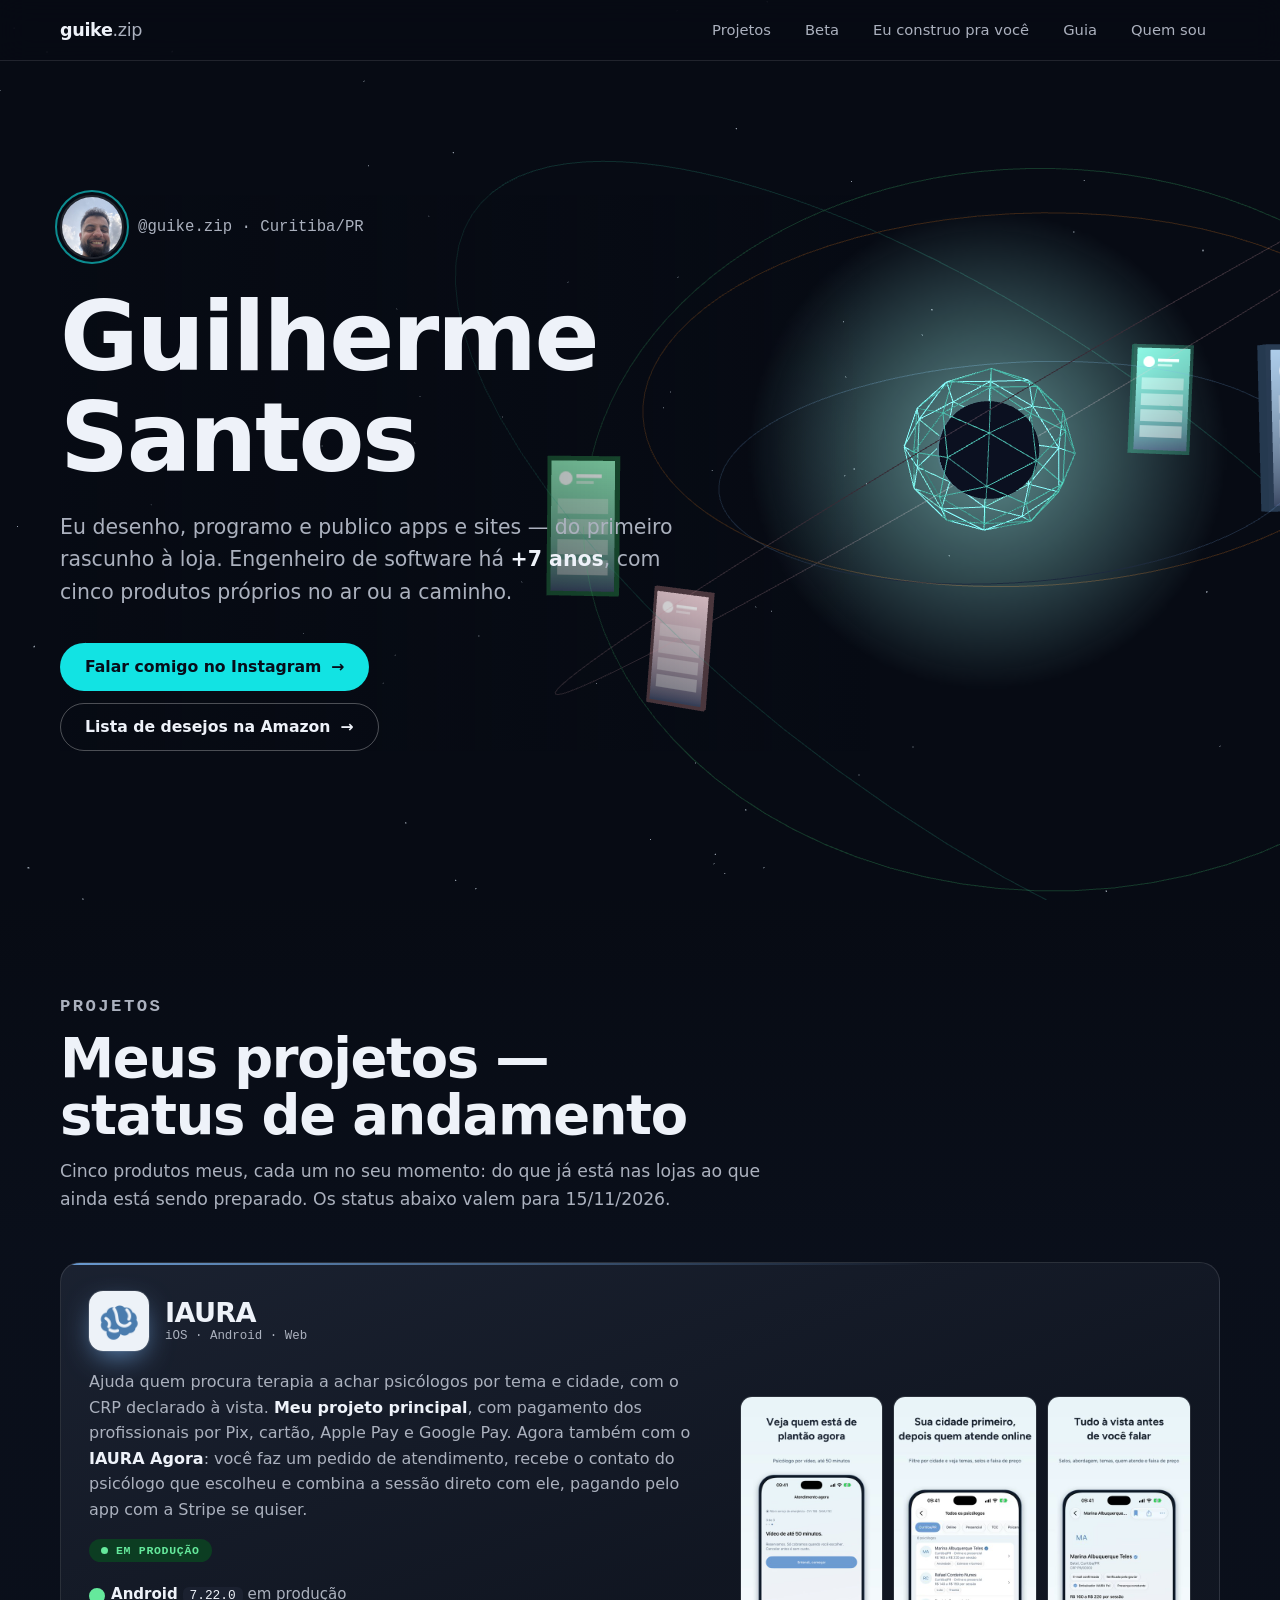
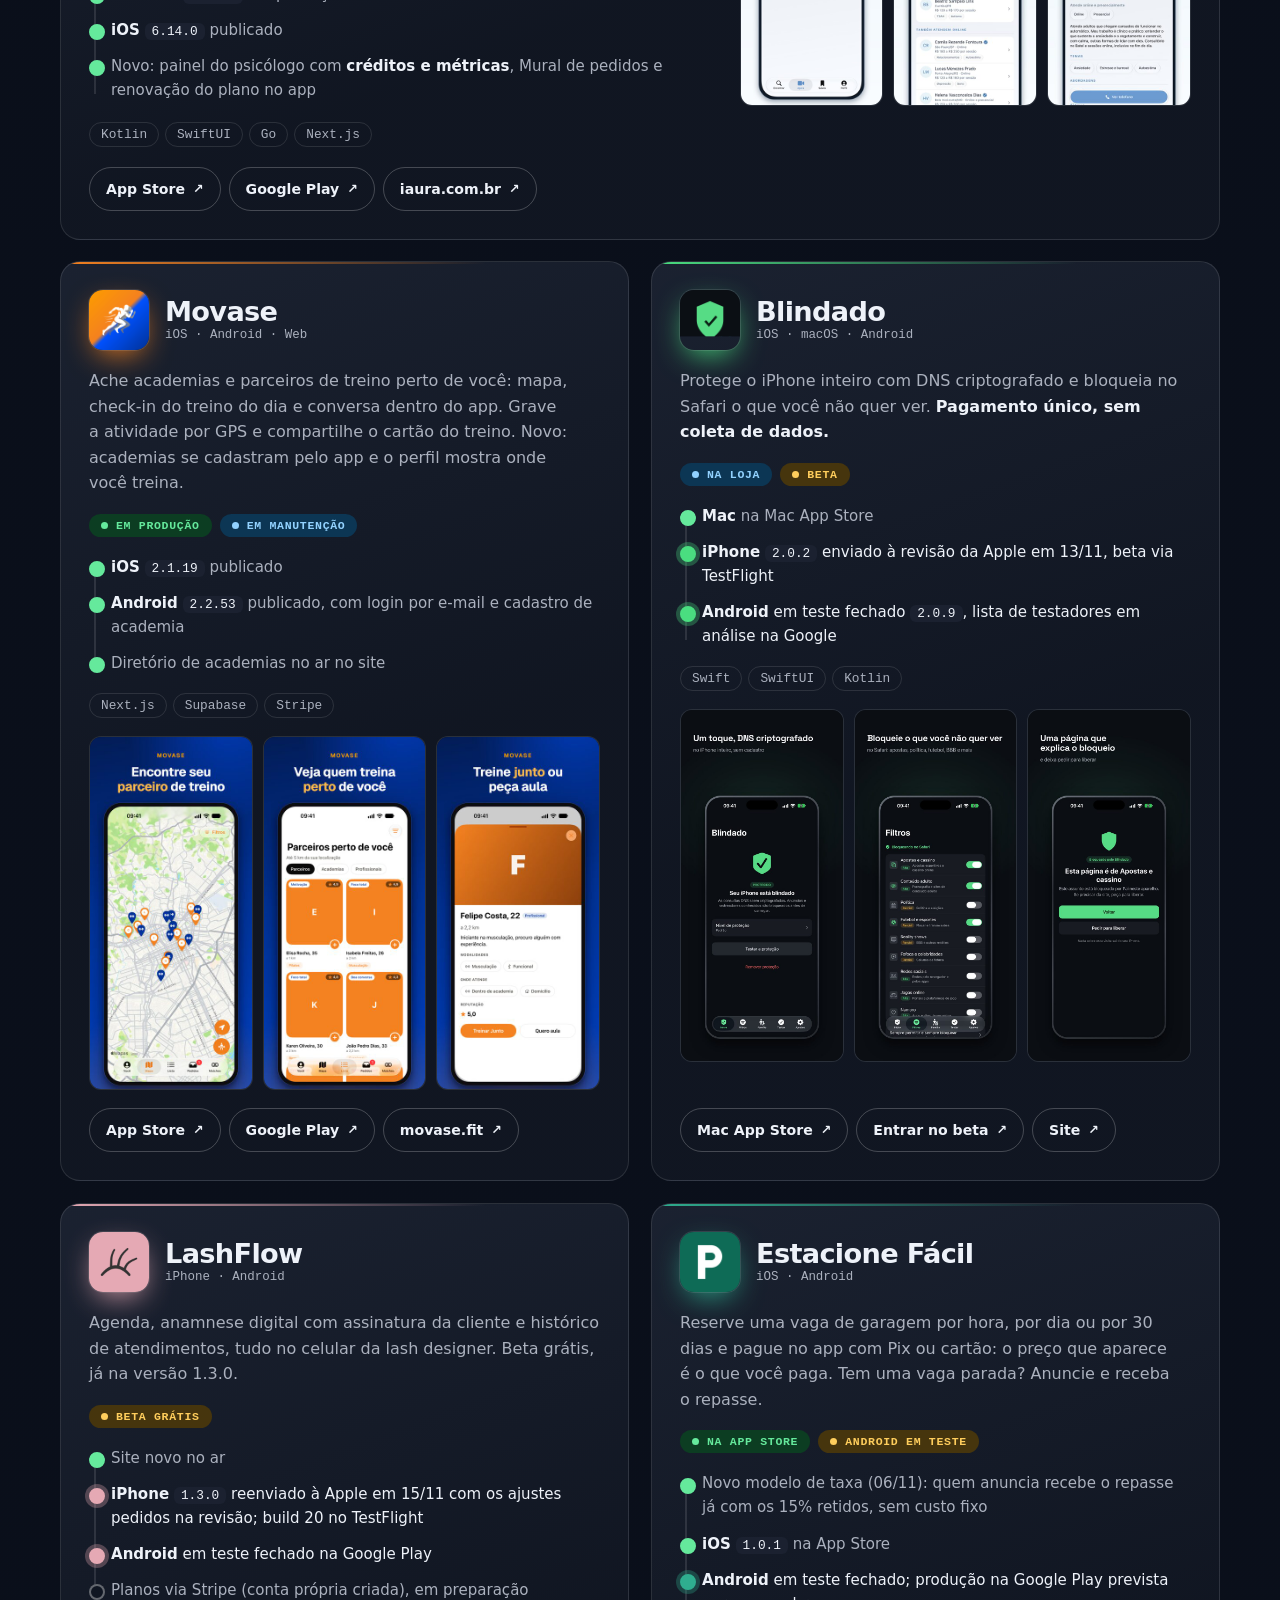
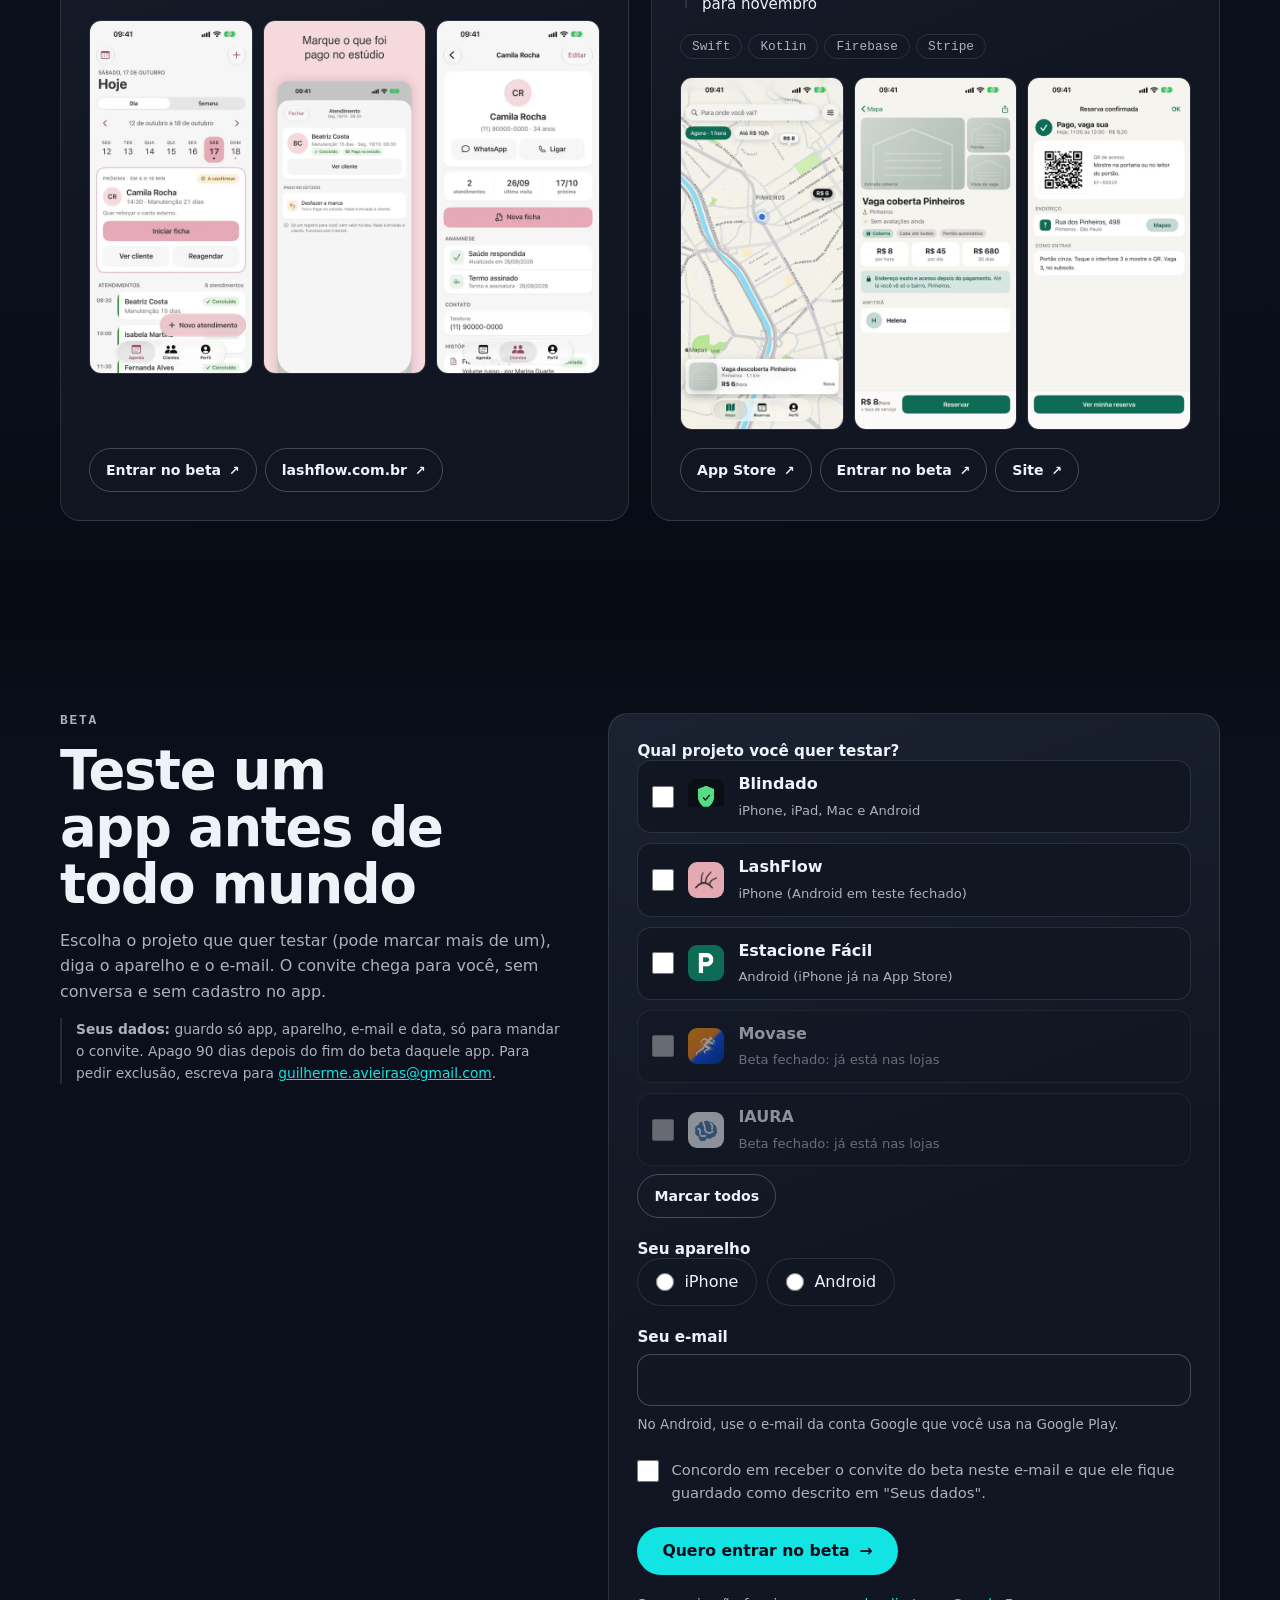
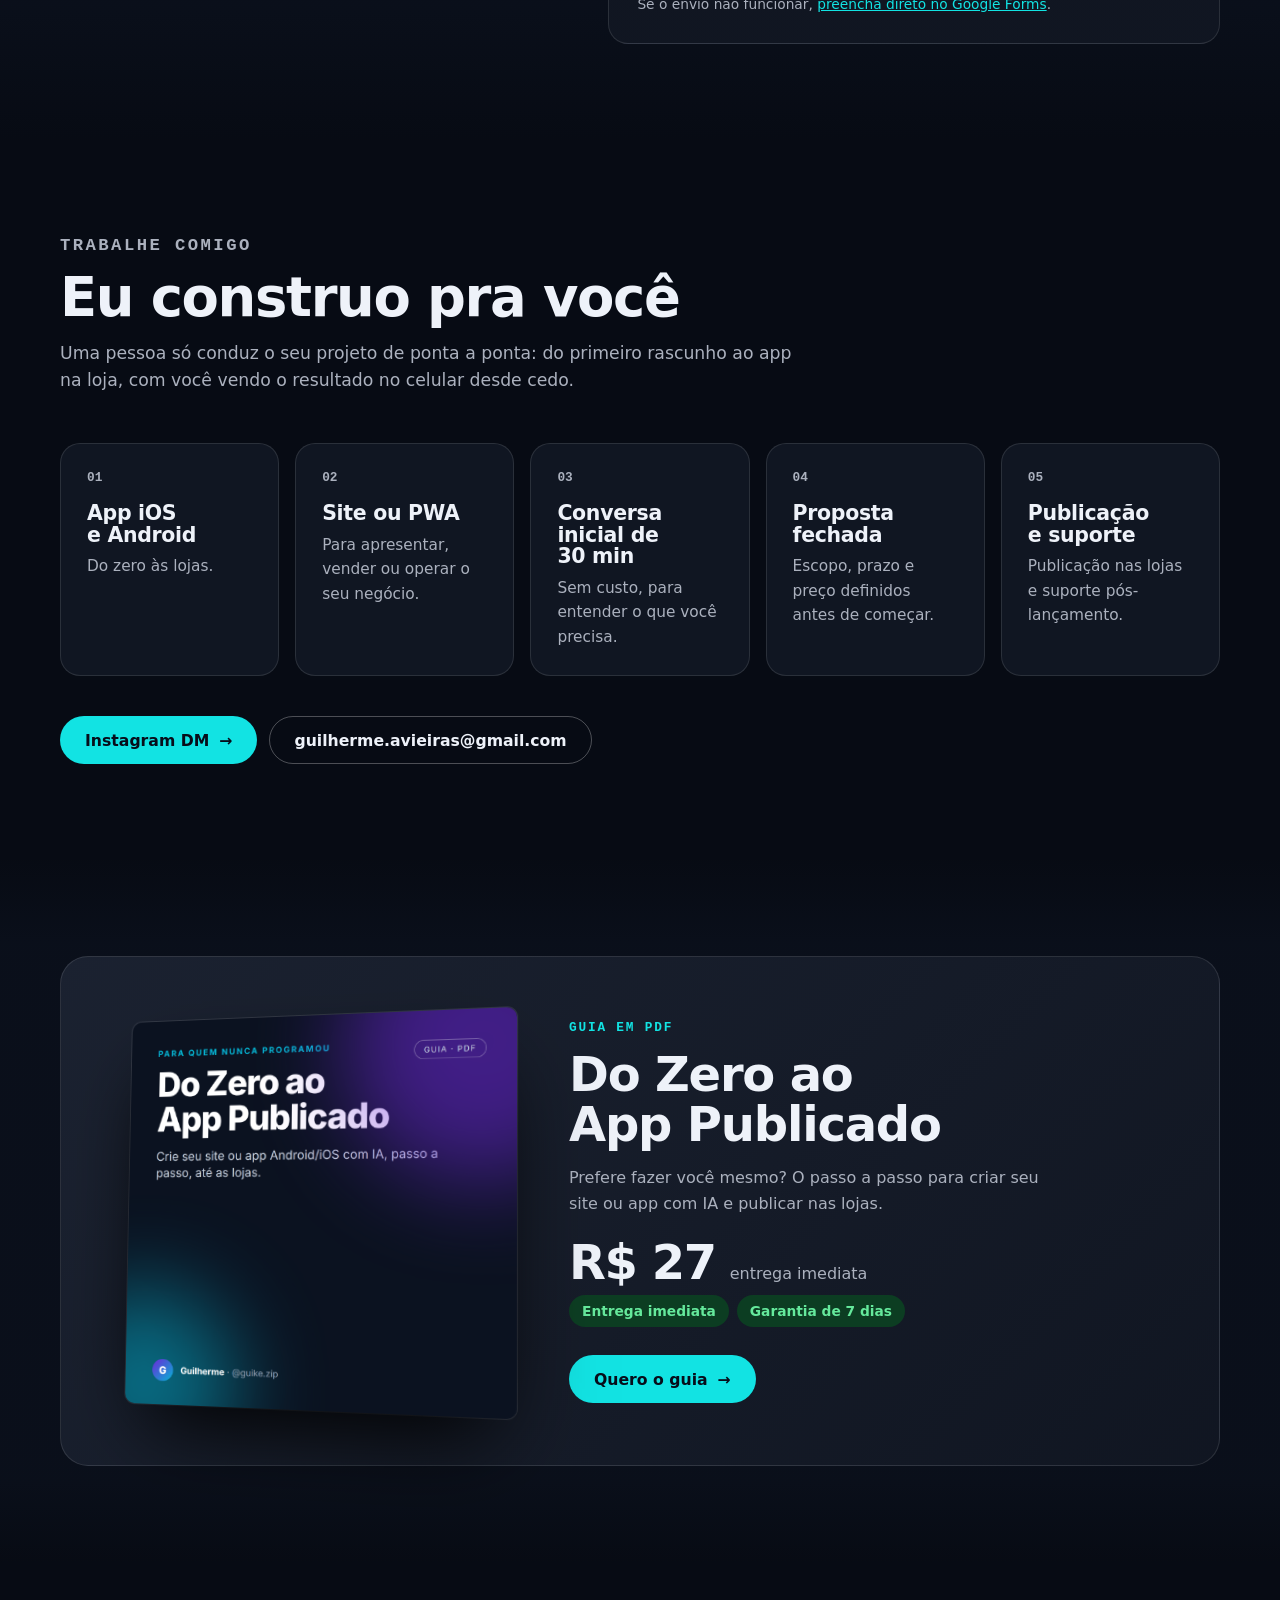
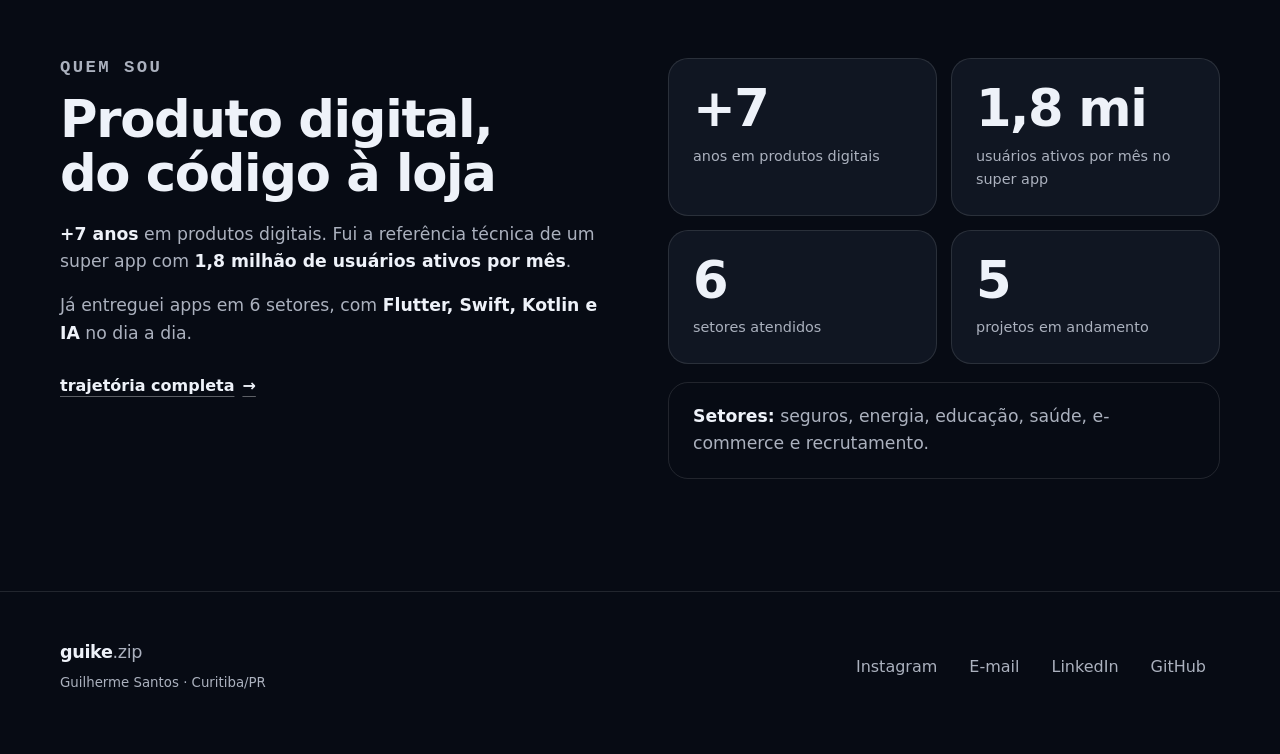
<file: index.html>
<!DOCTYPE html>
<html lang="pt-BR">
<head>
<meta charset="UTF-8">
<meta name="viewport" content="width=device-width, initial-scale=1">
<script>
/* Sai do navegador embutido do Instagram */
(function () {
  var ua = navigator.userAgent || '';
  if (!/Instagram|FBAN|FBAV/i.test(ua)) return;
  var host = location.host, path = location.pathname;
  if (/Android/i.test(ua)) {
    if (location.search.indexOf('fora=1') > -1) return;
    location.replace('intent://' + host + path + '#Intent;scheme=https;package=com.android.chrome;S.browser_fallback_url=' + encodeURIComponent('https://' + host + path + '?fora=1') + ';end');
  } else if (/iPhone|iPad|iPod/i.test(ua)) {
    location.replace('x-safari-https://' + host + path);
  }
})();
document.documentElement.className += ' js';
</script>
<title>Guilherme Santos · Crio apps e sites</title>
<meta name="description" content="Guilherme Santos (@guike.zip), engenheiro de software em Curitiba/PR. Crio apps iOS e Android e sites para empresas e empreendedores, do desenho à publicação nas lojas.">
<meta name="theme-color" content="#0b0e17">
<meta property="og:type" content="website">
<meta property="og:locale" content="pt_BR">
<meta property="og:title" content="Guilherme Santos · Crio apps e sites">
<meta property="og:description" content="Apps iOS e Android e sites, do desenho à publicação nas lojas. Veja os projetos em andamento.">
<meta property="og:url" content="https://guike-zip.github.io/">
<meta property="og:image" content="https://guike-zip.github.io/assets/guia-do-zero-ao-app-publicado.png">
<meta name="twitter:card" content="summary_large_image">
<link rel="icon" href="assets/icons/favicon.svg" type="image/svg+xml">
<link rel="icon" href="assets/icons/favicon-32.png" type="image/png" sizes="32x32">
<link rel="icon" href="favicon.ico" sizes="48x48">
<link rel="apple-touch-icon" href="assets/icons/apple-touch-icon.png">
<style>
:root{
  --bg:oklch(0.15 0.02 265);
  --surface:oklch(0.2 0.025 265);
  --surface-2:oklch(0.25 0.03 265);
  --fg:oklch(0.96 0.01 265);
  --muted:oklch(0.76 0.02 265);
  --border:oklch(1 0 0 / .11);
  --accent:oklch(0.83 0.14 195);
  --accent-hi:oklch(0.9 0.12 195);
  --on-accent:oklch(0.16 0.03 265);
  --ok:oklch(0.84 0.16 155); --ok-bg:oklch(0.32 0.07 155);
  --warn:oklch(0.87 0.14 85); --warn-bg:oklch(0.34 0.06 85);
  --info:oklch(0.84 0.1 245); --info-bg:oklch(0.32 0.07 245);
  --prep:oklch(0.84 0.12 305); --prep-bg:oklch(0.32 0.08 305);
  --display:"SF Pro Display","Segoe UI Variable Display","Avenir Next","Helvetica Neue",system-ui,sans-serif;
  --body:system-ui,-apple-system,"Segoe UI",Roboto,"Helvetica Neue",sans-serif;
  --mono:ui-monospace,SFMono-Regular,Menlo,Consolas,monospace;
  --r:20px; --wrap:1160px;
}
*{box-sizing:border-box;margin:0}
html{scroll-behavior:smooth;-webkit-text-size-adjust:100%}
body{background:var(--bg);color:var(--fg);font:400 1rem/1.6 var(--body);overflow-x:hidden;-webkit-font-smoothing:antialiased}
img{display:block;max-width:100%;height:auto}
a{color:inherit}
:focus-visible{outline:2px solid var(--accent);outline-offset:3px;border-radius:8px}
.wrap{width:min(var(--wrap),100% - 40px);margin-inline:auto}
h1,h2,h3{font-family:var(--display);letter-spacing:-.025em;line-height:1.05;text-wrap:balance}
p{text-wrap:pretty}

/* fundo 3D */
#gl{position:fixed;inset:0;width:100%;height:100%;z-index:0;pointer-events:none;opacity:0;transition:opacity .8s}
.gl #gl{opacity:1}
.gl.past #gl{opacity:0}
.fallback{position:fixed;inset:0;z-index:0;pointer-events:none;overflow:hidden}
.gl .fallback{display:none}
.fallback i{position:absolute;border-radius:50%;border:1px solid var(--border);right:-8vmax;top:50%;translate:0 -50%;animation:spin 40s linear infinite}
.fallback i:nth-child(1){width:34vmax;height:34vmax}
.fallback i:nth-child(2){width:52vmax;height:52vmax;animation-duration:70s;animation-direction:reverse}
.fallback i:nth-child(3){width:70vmax;height:70vmax;animation-duration:100s}
.fallback i::after{content:"";position:absolute;width:14px;height:14px;border-radius:50%;background:var(--b,var(--accent));top:12%;left:50%;box-shadow:0 0 24px var(--b,var(--accent))}
.fallback i:nth-child(2)::after{--b:#f58220}.fallback i:nth-child(3)::after{--b:#E5A9B4}
.fallback::before{content:"";position:absolute;right:-10vmax;top:50%;translate:0 -50%;width:40vmax;height:40vmax;border-radius:50%;background:radial-gradient(circle,oklch(0.5 0.12 250 / .35),transparent 65%)}
@keyframes spin{to{rotate:360deg}}
main,header.top,footer{position:relative;z-index:1}

/* nav */
header.top{position:sticky;top:0;z-index:20;background:oklch(0.15 0.02 265 / .72);backdrop-filter:blur(14px);-webkit-backdrop-filter:blur(14px);border-bottom:1px solid var(--border)}
.nav{display:flex;align-items:center;justify-content:space-between;min-height:60px}
.brand{font:700 1.1rem var(--display);text-decoration:none;letter-spacing:-.02em;padding:10px 0}
.brand span{color:var(--muted);font-weight:500}
.nav ul{display:flex;gap:6px;list-style:none;padding:0}
.nav ul a{display:block;padding:10px 14px;border-radius:999px;text-decoration:none;font-size:.92rem;color:var(--muted);transition:background .2s,color .2s}
.nav ul a:hover{background:var(--surface-2);color:var(--fg)}
@media(max-width:760px){.nav ul{display:none}}

/* botões */
.btn{display:inline-flex;align-items:center;gap:10px;min-height:48px;padding:0 24px;border-radius:999px;font:600 .98rem var(--body);text-decoration:none;border:1px solid transparent;cursor:pointer;transition:background .2s,color .2s,border-color .2s,transform .2s,box-shadow .2s}
.btn .ar{transition:transform .25s}
.btn:hover .ar{transform:translateX(4px)}
.btn-primary{background:var(--accent);color:var(--on-accent)}
.btn-primary:hover{background:var(--accent-hi);color:var(--on-accent);box-shadow:0 8px 30px oklch(0.83 0.14 195 / .35);transform:translateY(-2px)}
.btn-ghost{background:transparent;color:var(--fg);border-color:oklch(1 0 0 / .28)}
.btn-ghost:hover{background:var(--surface-2);border-color:oklch(1 0 0 / .5);color:var(--fg)}

/* hero */
.hero{min-height:calc(100svh - 60px);display:flex;align-items:center;padding:56px 0 72px}
.hero-inner{max-width:620px}
.id{display:flex;align-items:center;gap:14px;margin-bottom:28px}
.id img{width:64px;height:64px;border-radius:50%;object-fit:cover;border:2px solid var(--border);outline:2px solid oklch(0.83 0.14 195 / .6);outline-offset:3px}
.id span{font:500 .98rem var(--mono);color:var(--muted)}
.hero h1{font-size:clamp(2.9rem,9.5vw,6rem);font-weight:800;margin-bottom:22px}
.hero p.lead{font-size:clamp(1.05rem,2.4vw,1.28rem);color:var(--muted);max-width:34em;margin-bottom:34px}
.hero p.lead b{color:var(--fg);font-weight:600}
.scrim{position:absolute;inset:0;background:linear-gradient(90deg,oklch(0.15 0.02 265 / .75),transparent 70%);z-index:-1;pointer-events:none}
@media(max-width:760px){.scrim{background:linear-gradient(0deg,oklch(0.15 0.02 265 / .9) 35%,transparent)}.hero{align-items:flex-end}}
.hero-wrap,section,footer{position:relative;z-index:1}

/* seções */
section{padding:96px 0;position:relative}
.eyebrow{font:600 .8rem var(--mono);letter-spacing:.14em;text-transform:uppercase;color:var(--accent);margin-bottom:14px}
.sec-head{max-width:46em;margin-bottom:48px}
.sec-head h2{font-size:clamp(2rem,5.5vw,3.4rem);font-weight:750;margin-bottom:14px}
.sec-head p{color:var(--muted);font-size:1.08rem}
.solid{background:linear-gradient(var(--bg),oklch(0.17 0.025 265) 12%,oklch(0.17 0.025 265) 88%,var(--bg))}

/* projetos */
.cards{display:grid;grid-template-columns:repeat(2,minmax(0,1fr));gap:22px;list-style:none;padding:0}
.cards>li{display:flex;perspective:1100px}
.cards>li.feat{grid-column:1/-1}
.card{--brand:#6b9bd1;position:relative;width:100%;display:flex;flex-direction:column;gap:18px;padding:28px;background:linear-gradient(160deg,var(--surface-2),var(--surface) 55%);border:1px solid var(--border);border-radius:var(--r);overflow:hidden;transform:rotateX(var(--rx,0deg)) rotateY(var(--ry,0deg));transition:transform .25s ease-out,border-color .25s,box-shadow .25s;will-change:transform}
.card::before{content:"";position:absolute;inset:0 0 auto 0;height:2px;background:linear-gradient(90deg,var(--brand),transparent 75%)}
.card::after{content:"";position:absolute;inset:0;background:radial-gradient(360px circle at var(--mx,50%) var(--my,0%),oklch(1 0 0 / .08),transparent 60%);opacity:0;transition:opacity .25s;pointer-events:none}
.card:hover{border-color:oklch(1 0 0 / .22);box-shadow:0 24px 60px -20px #000}
.card:hover::after{opacity:1}
.feat .card{display:grid;grid-template-columns:minmax(0,1.15fr) minmax(0,.85fr);gap:18px 40px}
.feat .card .col-r{display:flex;flex-direction:column;justify-content:center}
@media(max-width:900px){.cards{grid-template-columns:1fr}.feat .card{display:flex}}
.c-head{display:flex;gap:16px;align-items:center}
.icon{flex:none;width:60px;height:60px;border-radius:14px;object-fit:cover;box-shadow:0 0 0 1px var(--border),0 10px 30px -8px var(--brand)}
.mono-ic{display:grid;place-items:center;background:var(--brand);color:var(--on-accent);font:800 1.15rem var(--display)}
.c-head h3{font-size:1.7rem;font-weight:750}
.plat{font:.78rem var(--mono);color:var(--muted);margin-top:2px}
.desc{color:var(--muted)}
.desc b{color:var(--fg);font-weight:600}
.badges{display:flex;flex-wrap:wrap;gap:8px}
.badge{display:inline-flex;align-items:center;gap:8px;padding:5px 12px;border-radius:999px;font:700 .72rem var(--mono);letter-spacing:.06em;text-transform:uppercase}
.badge::before{content:"";width:7px;height:7px;border-radius:50%;background:currentColor}
.b-ok{background:var(--ok-bg);color:var(--ok)}
.b-warn{background:var(--warn-bg);color:var(--warn)}
.b-info{background:var(--info-bg);color:var(--info)}
.b-prep{background:var(--prep-bg);color:var(--prep)}
.live::before{animation:pulse 2s ease-in-out infinite}
@keyframes pulse{50%{opacity:.25}}
.tl{list-style:none;padding:0 0 0 22px;position:relative;display:grid;gap:12px}
.tl::before{content:"";position:absolute;left:5px;top:8px;bottom:8px;width:2px;background:var(--border)}
.tl li{position:relative;font-size:.94rem;color:var(--muted)}
.tl li::before{content:"";position:absolute;left:-22px;top:.42em;width:12px;height:12px;border-radius:50%;background:var(--surface);border:2px solid oklch(1 0 0 / .35)}
.tl li.done::before{background:var(--ok);border-color:var(--ok)}
.tl li.now::before{background:var(--brand);border-color:var(--brand);box-shadow:0 0 0 4px color-mix(in oklab,var(--brand) 30%,transparent)}
.tl li.now{color:var(--fg)}
.tl b{color:var(--fg);font-weight:600}
.tl code,.chip{font:.8rem var(--mono)}
.tl code{background:var(--surface-2);color:var(--fg);padding:1px 7px;border-radius:6px}
.stack{display:flex;flex-wrap:wrap;gap:6px}
.chip{padding:4px 11px;border:1px solid var(--border);border-radius:999px;color:var(--muted)}
.links{display:flex;flex-wrap:wrap;gap:8px;margin-top:auto}
.links a{display:inline-flex;align-items:center;min-height:44px;padding:0 16px;border-radius:999px;border:1px solid oklch(1 0 0 / .22);font:600 .88rem var(--body);text-decoration:none;transition:background .2s,border-color .2s}
.links a[hidden]{display:none}
.links a:hover{background:var(--fg);color:var(--bg);border-color:var(--fg)}
.links a::after{content:"↗";margin-left:8px;font-size:.9em;transition:transform .2s}
.links a:hover::after{transform:translate(2px,-2px)}
.soon{font-size:.88rem;color:var(--muted);min-height:44px;display:flex;align-items:center}
.shots{display:grid;grid-template-columns:repeat(3,minmax(0,1fr));gap:10px;align-items:start}
.shots img{width:100%;border-radius:12px;border:1px solid var(--border);background:var(--surface)}
.shots-ph{display:grid;place-items:center;aspect-ratio:16/7;border:1px dashed oklch(1 0 0 / .22);border-radius:12px;color:var(--muted);font:.8rem var(--mono);text-align:center;padding:12px}

/* beta */
.beta-wrap{display:grid;grid-template-columns:minmax(0,.9fr) minmax(0,1.1fr);gap:48px;align-items:start}
@media(max-width:900px){.beta-wrap{grid-template-columns:1fr;gap:32px}}
.beta-intro p{color:var(--muted);margin-bottom:14px}
.beta-intro .priv{font-size:.86rem;border-left:2px solid var(--border);padding-left:14px}
.beta-card{padding:28px;background:linear-gradient(160deg,var(--surface-2),var(--surface) 55%);border:1px solid var(--border);border-radius:var(--r)}
.bf-field{display:grid;gap:8px;margin-bottom:22px;border:0;padding:0;min-width:0}
.bf-field>label,.bf-field>legend{font:600 .95rem var(--body);padding:0}
.bf-all{justify-self:start;min-height:44px;padding:0 16px;border-radius:999px;border:1px solid oklch(1 0 0 / .22);background:transparent;color:var(--fg);font:600 .88rem var(--body);cursor:pointer}
.bf-all:hover{background:var(--surface-2)}
.bf-hint{font-size:.84rem;color:var(--muted)}
.bf-apps{display:grid;gap:10px}
.bf-app{display:flex;gap:14px;align-items:center;min-height:56px;padding:10px 14px;border:1px solid var(--border);border-radius:14px;cursor:pointer;background:var(--surface);transition:border-color .2s,background .2s}
.bf-app:hover{border-color:oklch(1 0 0 / .3)}
.bf-app:has(input:checked){border-color:var(--accent);background:color-mix(in oklab,var(--accent) 10%,var(--surface))}
.bf-app:has(input:disabled){opacity:.55;cursor:not-allowed}
.bf-app input{width:22px;height:22px;accent-color:var(--accent);flex:none}
.bf-app img{width:36px;height:36px;border-radius:9px;flex:none}
.bf-app b{display:block;font-weight:650}
.bf-app small{color:var(--muted);font-size:.82rem}
.bf-row{display:flex;gap:10px;flex-wrap:wrap}
.bf-choice{display:inline-flex;gap:10px;align-items:center;min-height:48px;padding:0 18px;border:1px solid var(--border);border-radius:999px;cursor:pointer;background:var(--surface)}
.bf-choice:has(input:checked){border-color:var(--accent);background:color-mix(in oklab,var(--accent) 10%,var(--surface))}
.bf-choice input{accent-color:var(--accent);width:18px;height:18px}
.bf-input{width:100%;min-height:52px;padding:0 16px;font:1rem var(--body);color:var(--fg);background:var(--surface);border:1px solid oklch(1 0 0 / .22);border-radius:14px}
.bf-input:focus-visible{outline:2px solid var(--accent);outline-offset:2px}
.bf-consent{display:flex;gap:12px;align-items:flex-start;margin-bottom:22px;font-size:.92rem;color:var(--muted)}
.bf-consent input{width:22px;height:22px;margin-top:2px;accent-color:var(--accent);flex:none}
.bf-consent a{color:var(--accent)}
.bf-err{color:oklch(0.8 0.15 25);font-size:.86rem}
[aria-invalid="true"]{border-color:oklch(0.8 0.15 25)!important}
.bf-trap{position:absolute;left:-9999px;width:1px;height:1px;overflow:hidden}
.bf-status{margin-top:18px}
.bf-status:focus{outline:none}
.bf-ok{padding:20px;border:1px solid var(--ok);border-radius:14px;background:var(--ok-bg)}
.bf-ok h3{font-size:1.3rem;margin-bottom:10px}
.bf-ok ul{list-style:none;padding:0;display:grid;gap:14px;margin-top:12px}
.bf-ok li span{display:block;color:var(--muted);font-size:.92rem;margin-bottom:6px}
.bf-info{color:var(--muted)}
.bf-fail{padding:14px 16px;border:1px solid oklch(0.8 0.15 25);border-radius:14px}
.bf-direct{margin-top:14px;font-size:.86rem;color:var(--muted)}
.bf-direct a{color:var(--accent)}
.btn:disabled{opacity:.6;cursor:wait;transform:none;box-shadow:none}

/* constrói */
.offer{display:grid;grid-template-columns:repeat(auto-fit,minmax(200px,1fr));gap:16px;list-style:none;padding:0;margin-bottom:40px}
.offer li{padding:26px;border:1px solid var(--border);border-radius:var(--r);background:var(--surface);transition:transform .25s,border-color .25s}
.offer li:hover{transform:translateY(-4px);border-color:oklch(1 0 0 / .25)}
.offer .n{font:600 .8rem var(--mono);color:var(--muted);display:block;margin-bottom:18px}
.offer h3{font-size:1.28rem;font-weight:700;margin-bottom:8px;letter-spacing:-.015em}
.offer p{color:var(--muted);font-size:.96rem}
.cta-row{display:flex;flex-wrap:wrap;gap:12px}

/* guia */
.guide{display:grid;grid-template-columns:minmax(0,.8fr) minmax(0,1.2fr);gap:56px;align-items:center;padding:clamp(24px,5vw,56px);border:1px solid var(--border);border-radius:28px;background:linear-gradient(135deg,var(--surface-2),var(--surface))}
.cover{perspective:1000px}
.cover img{max-width:100%;max-height:520px;width:auto;margin-inline:auto;border-radius:10px;box-shadow:0 40px 80px -24px #000,0 0 0 1px var(--border);transform:rotateY(-12deg) rotateX(3deg);transition:transform .5s cubic-bezier(.2,.8,.2,1)}
.cover:hover img{transform:rotateY(0) rotateX(0) scale(1.02)}
.guide h2{font-size:clamp(1.9rem,4.5vw,3rem);font-weight:750;margin-bottom:16px}
.g-sub{color:var(--muted);max-width:30em;margin-bottom:20px}
.guide .price{display:flex;align-items:baseline;gap:14px;margin:22px 0 8px;flex-wrap:wrap}
.price strong{font:800 3rem var(--display);letter-spacing:-.03em;line-height:1}
.price span{color:var(--muted)}
.perks{display:flex;flex-wrap:wrap;gap:8px;list-style:none;padding:0;margin-bottom:28px}
.perks li{padding:5px 13px;border-radius:999px;background:var(--ok-bg);color:var(--ok);font-size:.86rem;font-weight:600}
@media(max-width:820px){.guide{grid-template-columns:1fr;gap:32px}.cover img{max-height:420px}}

/* sobre */
.about{display:grid;grid-template-columns:minmax(0,1fr) minmax(0,1fr);gap:56px;align-items:start}
.about h2{font-size:clamp(2rem,5vw,3.2rem);font-weight:750;margin-bottom:20px}
.about p{color:var(--muted);font-size:1.08rem;margin-bottom:16px}
.about p b{color:var(--fg);font-weight:600}
.about a.more{display:inline-flex;align-items:center;gap:8px;min-height:44px;font-weight:600;text-decoration:underline;text-underline-offset:5px;text-decoration-color:oklch(1 0 0 / .35);transition:text-decoration-color .2s,gap .2s}
.about a.more:hover{text-decoration-color:var(--accent);gap:14px}
.stats{display:grid;grid-template-columns:1fr 1fr;gap:14px}
.stat{padding:24px;border:1px solid var(--border);border-radius:var(--r);background:var(--surface)}
.stat strong{display:block;font:800 clamp(2.2rem,6vw,3.2rem) var(--display);letter-spacing:-.03em;line-height:1;font-variant-numeric:tabular-nums}
.stat span{display:block;margin-top:10px;font-size:.9rem;color:var(--muted)}
.sectors{grid-column:1/-1;margin-top:4px;padding:20px 24px;border:1px solid var(--border);border-radius:var(--r);font-size:.92rem;color:var(--muted)}
.sectors b{color:var(--fg)}
@media(max-width:820px){.about{grid-template-columns:1fr;gap:36px}}
@media(max-width:420px){.stats{grid-template-columns:1fr}}

/* rodapé */
footer{padding:48px 0 56px;border-top:1px solid var(--border);background:var(--bg)}
.foot{display:flex;flex-wrap:wrap;gap:24px;justify-content:space-between;align-items:center}
.foot ul{display:flex;flex-wrap:wrap;gap:4px;list-style:none;padding:0}
.foot ul a{display:inline-flex;align-items:center;min-height:44px;padding:0 14px;border-radius:999px;text-decoration:none;color:var(--muted);transition:background .2s,color .2s}
.foot ul a:hover{background:var(--surface-2);color:var(--fg)}
.foot small{display:block;color:var(--muted);margin-top:6px}

/* reveal */
.js .rv{opacity:0;transform:translateY(28px);transition:opacity .7s ease-out,transform .7s cubic-bezier(.2,.7,.2,1);transition-delay:var(--d,0s)}
.js .rv.in{opacity:1;transform:none}
@media(prefers-reduced-motion:reduce){
  html{scroll-behavior:auto}
  *,*::before,*::after{animation:none!important;transition-duration:.01ms!important;transition-delay:0s!important}
  .js .rv{opacity:1;transform:none}
  .card{transform:none!important}
  .cover img{transform:none}
}
</style>
</head>
<body>
<canvas id="gl" aria-hidden="true"></canvas>
<div class="fallback" aria-hidden="true"><i></i><i></i><i></i></div>

<header class="top">
  <div class="wrap nav">
    <a class="brand" href="#topo" data-od-id="nav-brand">guike<span>.zip</span></a>
    <nav aria-label="Principal">
      <ul>
        <li><a href="#projetos">Projetos</a></li>
        <li id="nav-beta" hidden><a href="#beta">Beta</a></li>
        <li><a href="#construo">Eu construo pra você</a></li>
        <li><a href="#guia">Guia</a></li>
        <li><a href="#quem-sou">Quem sou</a></li>
      </ul>
    </nav>
  </div>
</header>

<main id="topo">
<section class="hero" data-od-id="hero">
  <div class="wrap hero-wrap">
    <div class="scrim"></div>
    <div class="hero-inner">
      <div class="id rv">
        <img src="assets/guilherme.jpg" width="64" height="64" alt="Foto de Guilherme Santos">
        <span>@guike.zip · Curitiba/PR</span>
      </div>
      <h1 class="rv" style="--d:.08s" data-od-id="hero-title">Guilherme Santos</h1>
      <p class="lead rv" style="--d:.16s">Eu desenho, programo e publico apps e sites — do primeiro rascunho à loja. Engenheiro de software há <b>+7 anos</b>, com cinco produtos próprios no ar ou a caminho.</p>
      <div class="cta-row rv" style="--d:.24s">
        <a class="btn btn-primary" href="https://ig.me/m/guike.zip" target="_blank" rel="noopener" data-od-id="hero-cta">Falar comigo no Instagram <span class="ar" aria-hidden="true">→</span></a>
        <a class="btn btn-ghost" href="https://www.amazon.com.br/hz/wishlist/ls/3T6ASBAAQPKAR?ref_=wl_share" target="_blank" rel="noopener nofollow" data-od-id="hero-wishlist">Lista de desejos na Amazon <span class="ar" aria-hidden="true">→</span></a>
      </div>
    </div>
  </div>
</section>

<section id="projetos" class="solid" data-od-id="projects">
  <div class="wrap">
    <div class="sec-head rv">
      <p class="eyebrow">Projetos</p>
      <h2>Meus projetos — status de andamento</h2>
      <p>Cinco produtos meus, cada um no seu momento: do que já está nas lojas ao que ainda está sendo preparado. Os status abaixo valem para 15/11/2026.</p>
    </div>

    <ul class="cards">
      <li class="feat rv">
        <article class="card" style="--brand:#6b9bd1" data-od-id="project-iaura">
          <div>
            <div class="c-head">
              <img class="icon" src="assets/apps/iaura-icon.png" width="60" height="60" alt="Ícone do app IAURA" loading="lazy">
              <div><h3>IAURA</h3><p class="plat">iOS · Android · Web</p></div>
            </div>
            <div style="height:18px"></div>
            <p class="desc" style="margin-bottom:16px">Ajuda quem procura terapia a achar psicólogos por tema e cidade, com o CRP declarado à vista. <b>Meu projeto principal</b>, com pagamento dos profissionais por Pix, cartão, Apple Pay e Google Pay. Agora também com o <b>IAURA Agora</b>: você faz um pedido de atendimento, recebe o contato do psicólogo que escolheu e combina a sessão direto com ele, pagando pelo app com a Stripe se quiser.</p>
            <div class="badges" style="margin-bottom:20px"><span class="badge b-ok live">Em produção</span></div>
            <ol class="tl" style="margin-bottom:20px">
              <li class="done"><b>Android</b> <code>7.22.0</code> em produção</li>
              <li class="done"><b>iOS</b> <code>6.14.0</code> publicado</li>
              <li class="done">Novo: painel do psicólogo com <b>créditos e métricas</b>, Mural de pedidos e renovação do plano no app</li>
            </ol>
            <div class="stack" style="margin-bottom:20px"><span class="chip">Kotlin</span><span class="chip">SwiftUI</span><span class="chip">Go</span><span class="chip">Next.js</span></div>
            <div class="links">
              <a href="https://apps.apple.com/br/app/iaura/id6749513100" target="_blank" rel="noopener">App Store</a>
              <a href="https://play.google.com/store/apps/details?id=com.iaura.app" target="_blank" rel="noopener">Google Play</a>
              <a href="https://www.iaura.com.br" target="_blank" rel="noopener">iaura.com.br</a>
            </div>
          </div>
          <div class="col-r">
            <div class="shots">
              <img src="assets/apps/iaura-1.jpg?v=20261023" alt="Atendimento Agora no app IAURA" loading="lazy" onerror="this.remove()">
              <img src="assets/apps/iaura-2.jpg?v=20261017" alt="Segunda tela do app IAURA" loading="lazy" onerror="this.remove()">
              <img src="assets/apps/iaura-3.jpg?v=20261017" alt="Terceira tela do app IAURA" loading="lazy" onerror="this.remove()">
            </div>
          </div>
        </article>
      </li>

      <li class="rv" style="--d:.05s">
        <article class="card" style="--brand:#f58220" data-od-id="project-movase">
          <div class="c-head">
            <img class="icon" src="assets/apps/movase-icon.png" width="60" height="60" alt="Ícone do app Movase" loading="lazy">
            <div><h3>Movase</h3><p class="plat">iOS · Android · Web</p></div>
          </div>
          <p class="desc">Ache academias e parceiros de treino perto de você: mapa, check-in do treino do dia e conversa dentro do app. Grave a atividade por GPS e compartilhe o cartão do treino. Novo: academias se cadastram pelo app e o perfil mostra onde você treina.</p>
          <div class="badges"><span class="badge b-ok live">Em produção</span><span class="badge b-info">Em manutenção</span></div>
          <ol class="tl">
            <li class="done"><b>iOS</b> <code>2.1.19</code> publicado</li>
            <li class="done"><b>Android</b> <code>2.2.53</code> publicado, com login por e-mail e cadastro de academia</li>
            <li class="done">Diretório de academias no ar no site</li>
          </ol>
          <div class="stack"><span class="chip">Next.js</span><span class="chip">Supabase</span><span class="chip">Stripe</span></div>
          <div class="shots">
            <img src="assets/apps/movase-1.jpg?v=20261017" alt="Tela do app Movase" loading="lazy" onerror="this.remove()">
            <img src="assets/apps/movase-2.jpg?v=20261017" alt="Segunda tela do app Movase" loading="lazy" onerror="this.remove()">
            <img src="assets/apps/movase-3.jpg?v=20261017" alt="Terceira tela do app Movase" loading="lazy" onerror="this.remove()">
          </div>
          <div class="links">
            <a href="https://apps.apple.com/br/app/movase/id6799579336" target="_blank" rel="noopener">App Store</a>
            <a href="https://play.google.com/store/apps/details?id=fit.movase.app" target="_blank" rel="noopener">Google Play</a>
            <a href="https://movase.fit" target="_blank" rel="noopener">movase.fit</a>
          </div>
        </article>
      </li>

      <li class="rv" style="--d:.1s">
        <article class="card" style="--brand:#4ade80" data-od-id="project-blindado">
          <div class="c-head">
            <img class="icon" src="assets/apps/blindado-icon.png" width="60" height="60" alt="Ícone do app Blindado" loading="lazy">
            <div><h3>Blindado</h3><p class="plat">iOS · macOS · Android</p></div>
          </div>
          <p class="desc">Protege o iPhone inteiro com DNS criptografado e bloqueia no Safari o que você não quer ver. <b>Pagamento único, sem coleta de dados.</b></p>
          <div class="badges"><span class="badge b-info">Na loja</span><span class="badge b-warn">Beta</span></div>
          <ol class="tl">
            <li class="done"><b>Mac</b> na Mac App Store</li>
            <li class="now"><b>iPhone</b> <code>2.0.2</code> enviado à revisão da Apple em 13/11, beta via TestFlight</li>
            <li class="now"><b>Android</b> em teste fechado <code>2.0.9</code>, lista de testadores em análise na Google</li>
          </ol>
          <div class="stack"><span class="chip">Swift</span><span class="chip">SwiftUI</span><span class="chip">Kotlin</span></div>
          <div class="shots">
            <img src="assets/apps/blindado-1.jpg?v=20261017" alt="Tela do app Blindado" loading="lazy" onerror="this.remove()">
            <img src="assets/apps/blindado-2.jpg?v=20261017" alt="Segunda tela do app Blindado" loading="lazy" onerror="this.remove()">
            <img src="assets/apps/blindado-3.jpg?v=20261017" alt="Terceira tela do app Blindado" loading="lazy" onerror="this.remove()">
          </div>
          <div class="links">
            <a href="https://apps.apple.com/br/app/blindado/id6814943917?mt=12" target="_blank" rel="noopener">Mac App Store</a>
            <a href="https://testflight.apple.com/join/Evt1DGrb" target="_blank" rel="noopener" data-beta-app="blindado">Beta iPhone</a>
            <a href="https://guike-zip.github.io/blindado/" target="_blank" rel="noopener">Site</a>
          </div>
        </article>
      </li>

      <li class="rv" style="--d:.05s">
        <article class="card" style="--brand:#E5A9B4" data-od-id="project-lashflow">
          <div class="c-head">
            <img class="icon" src="assets/apps/lashflow-icon.png" width="60" height="60" alt="Ícone do app LashFlow" loading="lazy">
            <div><h3>LashFlow</h3><p class="plat">iPhone · Android</p></div>
          </div>
          <p class="desc">Agenda, anamnese digital com assinatura da cliente e histórico de atendimentos, tudo no celular da lash designer. Beta grátis, já na versão 1.3.0.</p>
          <div class="badges"><span class="badge b-warn">Beta grátis</span></div>
          <ol class="tl">
            <li class="done">Site novo no ar</li>
            <li class="now"><b>iPhone</b> <code>1.3.0</code> reenviado à Apple em 15/11 com os ajustes pedidos na revisão; build 20 no TestFlight</li>
            <li class="now"><b>Android</b> em teste fechado na Google Play</li>
            <li>Planos via Stripe (conta própria criada), em preparação</li>
          </ol>
          <div class="shots">
            <img src="assets/apps/lashflow-1.webp?v=20261017" alt="Tela do app LashFlow" loading="lazy" onerror="this.remove()">
            <img src="assets/apps/lashflow-2.jpg?v=20261023" alt="Marca Pago no estúdio no app LashFlow" loading="lazy" onerror="this.remove()">
            <img src="assets/apps/lashflow-3.webp?v=20261017" alt="Terceira tela do app LashFlow" loading="lazy" onerror="this.remove()">
          </div>
          <div class="links">
            <a href="https://testflight.apple.com/join/G9wFGhkK" target="_blank" rel="noopener" data-beta-app="lashflow">Beta iPhone</a>
            <a href="https://lashflow.com.br" target="_blank" rel="noopener">lashflow.com.br</a>
          </div>
        </article>
      </li>

      <li class="rv" style="--d:.1s">
        <article class="card" style="--brand:#2fae8f" data-od-id="project-estacione-facil">
          <div class="c-head">
            <img class="icon" src="assets/apps/estacione-icon.png" width="60" height="60" alt="Ícone do app Estacione Fácil" loading="lazy">
            <div><h3>Estacione Fácil</h3><p class="plat">iOS · Android</p></div>
          </div>
          <p class="desc">Reserve uma vaga de garagem por hora, por dia ou por 30 dias e pague no app com Pix ou cartão: o preço que aparece é o que você paga. Tem uma vaga parada? Anuncie e receba o repasse.</p>
          <div class="badges"><span class="badge b-ok live">Na App Store</span><span class="badge b-warn">Android em teste</span></div>
          <ol class="tl">
            <li class="done">Novo modelo de taxa (06/11): quem anuncia recebe o repasse já com os 15% retidos, sem custo fixo</li>
            <li class="done"><b>iOS</b> <code>1.0.1</code> na App Store</li>
            <li class="now"><b>Android</b> em teste fechado; produção na Google Play prevista para novembro</li>
          </ol>
          <div class="stack"><span class="chip">Swift</span><span class="chip">Kotlin</span><span class="chip">Firebase</span><span class="chip">Stripe</span></div>
          <div class="shots">
            <img src="assets/apps/estacione-1.jpg?v=20261017" alt="Mapa de vagas do Estacione Fácil" loading="lazy" onerror="this.remove()">
            <img src="assets/apps/estacione-2.jpg?v=20261017" alt="Tela de uma vaga no Estacione Fácil" loading="lazy" onerror="this.remove()">
            <img src="assets/apps/estacione-3.jpg?v=20261017" alt="Reserva confirmada com QR de acesso" loading="lazy" onerror="this.remove()">
          </div>
          <div class="links">
            <a href="https://apps.apple.com/br/app/estacione-f%C3%A1cil-vagas/id6823884706" target="_blank" rel="noopener">App Store</a>
            <a href="#beta" data-beta-app="estacione" hidden>Beta Android</a>
            <a href="https://guike-zip.github.io/estacionefacil/" target="_blank" rel="noopener">Site</a>
          </div>

        </article>
      </li>
    </ul>
  </div>
</section>

<section id="beta" class="solid" data-od-id="beta" hidden>
  <div class="wrap beta-wrap">
    <div class="beta-intro rv">
      <p class="eyebrow">Beta</p>
      <h2 style="font-size:clamp(2rem,5.5vw,3.4rem);font-weight:750;margin-bottom:14px">Teste um app antes de todo mundo</h2>
      <p>Escolha o projeto que quer testar (pode marcar mais de um), diga o aparelho e o e-mail. O convite chega para você, sem conversa e sem cadastro no app.</p>
      <p class="priv"><b>Seus dados:</b> guardo só app, aparelho, e-mail e data, só para mandar o convite. Apago <span id="bf-days">90</span> dias depois do fim do beta daquele app. Para pedir exclusão, escreva para <a id="bf-mail" href="mailto:guilherme.avieiras@gmail.com" style="color:var(--accent)">guilherme.avieiras@gmail.com</a>.</p>
    </div>
    <div class="beta-card rv" style="--d:.08s">
      <form id="bf" novalidate>
        <fieldset class="bf-field" aria-describedby="bf-apps-err">
          <legend>Qual projeto você quer testar?</legend>
          <div class="bf-apps" id="bf-apps"></div>
          <button class="bf-all" type="button" id="bf-all">Marcar todos</button>
          <p class="bf-err" id="bf-apps-err" hidden></p>
        </fieldset>
        <fieldset class="bf-field" aria-describedby="bf-plat-err">
          <legend>Seu aparelho</legend>
          <div class="bf-row">
            <label class="bf-choice"><input type="radio" name="plat" value="iphone"> iPhone</label>
            <label class="bf-choice"><input type="radio" name="plat" value="android"> Android</label>
          </div>
          <p class="bf-err" id="bf-plat-err" hidden></p>
        </fieldset>
        <div class="bf-field">
          <label for="bf-email" id="bf-email-l">Seu e-mail</label>
          <input class="bf-input" id="bf-email" name="email" type="email" inputmode="email" autocomplete="email" required aria-describedby="bf-email-h bf-email-err">
          <p class="bf-hint" id="bf-email-h">No Android, use o e-mail da conta Google que você usa na Google Play.</p>
          <p class="bf-err" id="bf-email-err" hidden></p>
        </div>
        <div class="bf-trap" aria-hidden="true"><label>Não preencha <input type="text" name="site" tabindex="-1" autocomplete="off"></label></div>
        <div class="bf-consent">
          <input id="bf-consent" type="checkbox" required aria-describedby="bf-consent-err">
          <label for="bf-consent">Concordo em receber o convite do beta neste e-mail e que ele fique guardado como descrito em "Seus dados".</label>
        </div>
        <p class="bf-err" id="bf-consent-err" hidden style="margin:-14px 0 18px"></p>
        <button class="btn btn-primary" type="submit" id="bf-submit">Quero entrar no beta <span class="ar" aria-hidden="true">→</span></button>
      </form>
      <div class="bf-status" id="bf-status" role="status" tabindex="-1"></div>
      <p class="bf-direct">Se o envio não funcionar, <a id="bf-view" href="#">preencha direto no Google Forms</a>.</p>
    </div>
  </div>
</section>

<section id="construo" data-od-id="services">
  <div class="wrap">
    <div class="sec-head rv">
      <p class="eyebrow">Trabalhe comigo</p>
      <h2>Eu construo pra você</h2>
      <p>Uma pessoa só conduz o seu projeto de ponta a ponta: do primeiro rascunho ao app na loja, com você vendo o resultado no celular desde cedo.</p>
    </div>
    <ul class="offer">
      <li class="rv"><span class="n">01</span><h3>App iOS e Android</h3><p>Do zero às lojas.</p></li>
      <li class="rv" style="--d:.06s"><span class="n">02</span><h3>Site ou PWA</h3><p>Para apresentar, vender ou operar o seu negócio.</p></li>
      <li class="rv" style="--d:.12s"><span class="n">03</span><h3>Conversa inicial de 30 min</h3><p>Sem custo, para entender o que você precisa.</p></li>
      <li class="rv" style="--d:.18s"><span class="n">04</span><h3>Proposta fechada</h3><p>Escopo, prazo e preço definidos antes de começar.</p></li>
      <li class="rv" style="--d:.24s"><span class="n">05</span><h3>Publicação e suporte</h3><p>Publicação nas lojas e suporte pós-lançamento.</p></li>
    </ul>
    <div class="cta-row rv">
      <a class="btn btn-primary" href="https://ig.me/m/guike.zip" target="_blank" rel="noopener" data-od-id="services-cta-instagram">Instagram DM <span class="ar" aria-hidden="true">→</span></a>
      <a class="btn btn-ghost" href="mailto:guilherme.avieiras@gmail.com" data-od-id="services-cta-email">guilherme.avieiras@gmail.com</a>
    </div>
  </div>
</section>

<section id="guia" class="solid" data-od-id="guide">
  <div class="wrap">
    <div class="guide rv">
      <div class="cover"><img src="assets/guia-do-zero-ao-app-publicado.png" alt="Capa do guia em PDF Do Zero ao App Publicado" loading="lazy"></div>
      <div>
        <p class="eyebrow">Guia em PDF</p>
        <h2>Do Zero ao App Publicado</h2>
        <p class="g-sub">Prefere fazer você mesmo? O passo a passo para criar seu site ou app com IA e publicar nas lojas.</p>
        <div class="price"><strong>R$ 27</strong><span>entrega imediata</span></div>
        <ul class="perks"><li>Entrega imediata</li><li>Garantia de 7 dias</li></ul>
        <a class="btn btn-primary" href="https://pay.hotmart.com/S107766721V" target="_blank" rel="noopener" data-od-id="guide-cta">Quero o guia <span class="ar" aria-hidden="true">→</span></a>
      </div>
    </div>
  </div>
</section>

<section id="quem-sou" data-od-id="about">
  <div class="wrap about">
    <div class="rv">
      <p class="eyebrow">Quem sou</p>
      <h2>Produto digital, do código à loja</h2>
      <p><b>+7 anos</b> em produtos digitais. Fui a referência técnica de um super app com <b>1,8 milhão de usuários ativos por mês</b>.</p>
      <p>Já entreguei apps em 6 setores, com <b>Flutter, Swift, Kotlin e IA</b> no dia a dia.</p>
      <a class="more" href="curriculo/">trajetória completa <span aria-hidden="true">→</span></a>
    </div>
    <div class="stats">
      <div class="stat rv"><strong data-count="7" data-prefix="+">+7</strong><span>anos em produtos digitais</span></div>
      <div class="stat rv" style="--d:.06s"><strong data-count="1.8" data-dec="1" data-suffix=" mi">1,8 mi</strong><span>usuários ativos por mês no super app</span></div>
      <div class="stat rv" style="--d:.12s"><strong data-count="6">6</strong><span>setores atendidos</span></div>
      <div class="stat rv" style="--d:.18s"><strong data-count="5">5</strong><span>projetos em andamento</span></div>
      <p class="sectors rv" style="--d:.24s"><b>Setores:</b> seguros, energia, educação, saúde, e-commerce e recrutamento.</p>
    </div>
  </div>
</section>
</main>

<footer data-od-id="footer">
  <div class="wrap foot">
    <div><a class="brand" href="#topo">guike<span>.zip</span></a><small>Guilherme Santos · Curitiba/PR</small></div>
    <nav aria-label="Contato">
      <ul>
        <li><a href="https://instagram.com/guike.zip" target="_blank" rel="noopener">Instagram</a></li>
        <li><a href="mailto:guilherme.avieiras@gmail.com">E-mail</a></li>
        <li><a href="https://www.linkedin.com/in/guilherme-av-santos/" target="_blank" rel="noopener">LinkedIn</a></li>
        <li><a href="https://github.com/guike-zip" target="_blank" rel="noopener">GitHub</a></li>
      </ul>
    </nav>
  </div>
</footer>

<script>
(function () {
  var root = document.documentElement;
  var reduce = matchMedia('(prefers-reduced-motion: reduce)').matches;

  /* reveal */
  var rv = [].slice.call(document.querySelectorAll('.rv'));
  if (!('IntersectionObserver' in window) || reduce) {
    rv.forEach(function (e) { e.classList.add('in'); });
  } else {
    var io = new IntersectionObserver(function (es) {
      es.forEach(function (e) { if (e.isIntersecting) { e.target.classList.add('in'); io.unobserve(e.target); } });
    }, { threshold: .12, rootMargin: '0px 0px -6% 0px' });
    rv.forEach(function (e) { io.observe(e); });
  }

  /* contadores */
  var fmt = function (el, v) {
    var d = +el.dataset.dec || 0;
    el.textContent = (el.dataset.prefix || '') + v.toLocaleString('pt-BR', { minimumFractionDigits: d, maximumFractionDigits: d }) + (el.dataset.suffix || '');
  };
  var counters = [].slice.call(document.querySelectorAll('[data-count]'));
  if ('IntersectionObserver' in window && !reduce) {
    var co = new IntersectionObserver(function (es) {
      es.forEach(function (e) {
        if (!e.isIntersecting) return;
        co.unobserve(e.target);
        var el = e.target, end = +el.dataset.count, t0 = performance.now(), dur = 1400;
        (function step(t) {
          var p = Math.min((t - t0) / dur, 1), k = 1 - Math.pow(1 - p, 3);
          fmt(el, end * k);
          if (p < 1) requestAnimationFrame(step); else fmt(el, end);
        })(t0);
      });
    }, { threshold: .6 });
    counters.forEach(function (c) { fmt(c, 0); co.observe(c); });
  }

  /* tilt 3D nos cartões */
  if (!reduce && matchMedia('(hover:hover) and (pointer:fine)').matches) {
    [].forEach.call(document.querySelectorAll('.card'), function (c) {
      c.addEventListener('pointermove', function (e) {
        var r = c.getBoundingClientRect(), x = (e.clientX - r.left) / r.width, y = (e.clientY - r.top) / r.height;
        c.style.setProperty('--ry', ((x - .5) * 7).toFixed(2) + 'deg');
        c.style.setProperty('--rx', ((.5 - y) * 7).toFixed(2) + 'deg');
        c.style.setProperty('--mx', (x * 100) + '%');
        c.style.setProperty('--my', (y * 100) + '%');
      });
      c.addEventListener('pointerleave', function () {
        c.style.setProperty('--rx', '0deg'); c.style.setProperty('--ry', '0deg');
      });
    });
  }

  /* cena 3D: órbita de projetos */
  function loadThree(cb) {
    var s = document.createElement('script');
    s.src = 'assets/vendor/three.min.js';
    s.async = true; s.onload = cb; s.onerror = function () {};
    document.head.appendChild(s);
  }

  function scene() {
    var T = window.THREE, canvas = document.getElementById('gl'), renderer;
    if (!T) return;
    var small = Math.min(innerWidth, innerHeight) < 700;
    try {
      renderer = new T.WebGLRenderer({ canvas: canvas, antialias: !small, alpha: true, powerPreference: 'high-performance' });
    } catch (e) { return; }
    if (!renderer.getContext()) return;
    renderer.setPixelRatio(Math.min(devicePixelRatio || 1, small ? 1.5 : 2));

    var sc = new T.Scene(), cam = new T.PerspectiveCamera(45, 1, .1, 100);
    cam.position.set(0, 0, 10);
    sc.add(new T.AmbientLight(0xffffff, .9));
    var dl = new T.DirectionalLight(0xffffff, 1.6); dl.position.set(3, 4, 6); sc.add(dl);

    var world = new T.Group(); sc.add(world);

    /* núcleo */
    var core = new T.Mesh(new T.IcosahedronGeometry(.75, 1), new T.MeshBasicMaterial({ color: 0x5eead4, wireframe: true, transparent: true, opacity: .55 }));
    world.add(core);
    world.add(new T.Mesh(new T.SphereGeometry(.45, 24, 24), new T.MeshBasicMaterial({ color: 0x0b1020 })));
    var gc = document.createElement('canvas'); gc.width = gc.height = 128;
    var g = gc.getContext('2d'), gr = g.createRadialGradient(64, 64, 0, 64, 64, 64);
    gr.addColorStop(0, 'rgba(94,234,212,.55)'); gr.addColorStop(1, 'rgba(94,234,212,0)');
    g.fillStyle = gr; g.fillRect(0, 0, 128, 128);
    var glow = new T.Sprite(new T.SpriteMaterial({ map: new T.CanvasTexture(gc), transparent: true, depthWrite: false, blending: T.AdditiveBlending }));
    glow.scale.setScalar(4.4); world.add(glow);

    /* estrelas */
    var N = small ? 160 : 420, pos = new Float32Array(N * 3);
    for (var i = 0; i < N; i++) {
      var r = 9 + Math.random() * 18, a = Math.random() * 6.283, b = Math.acos(2 * Math.random() - 1);
      pos[i * 3] = r * Math.sin(b) * Math.cos(a); pos[i * 3 + 1] = r * Math.cos(b); pos[i * 3 + 2] = r * Math.sin(b) * Math.sin(a);
    }
    var sg = new T.BufferGeometry(); sg.setAttribute('position', new T.BufferAttribute(pos, 3));
    var stars = new T.Points(sg, new T.PointsMaterial({ color: 0xcbd5e1, size: .05, transparent: true, opacity: .7 }));
    sc.add(stars);

    /* projetos em órbita */
    var projects = [
      { c: '#6b9bd1', r: 2.5, tilt: [.35, 0, .2], sp: .28, ph: 0 },
      { c: '#f58220', r: 3.2, tilt: [-.5, 0, -.15], sp: -.22, ph: 1.4 },
      { c: '#4ade80', r: 3.9, tilt: [.9, 0, .3], sp: .18, ph: 2.9 },
      { c: '#E5A9B4', r: 4.5, tilt: [-.25, 0, .5], sp: -.15, ph: 4.2 },
      { c: '#2fae8f', r: 5.1, tilt: [.6, 0, -.4], sp: .12, ph: 5.4 }
    ];
    function screenTex(col) {
      var c = document.createElement('canvas'); c.width = 96; c.height = 192;
      var x = c.getContext('2d'), gg = x.createLinearGradient(0, 0, 0, 192);
      gg.addColorStop(0, col); gg.addColorStop(1, '#0b1020');
      x.fillStyle = gg; x.fillRect(0, 0, 96, 192);
      x.fillStyle = 'rgba(255,255,255,.9)'; x.beginPath(); x.arc(22, 26, 10, 0, 6.283); x.fill();
      x.fillRect(38, 20, 38, 5); x.fillStyle = 'rgba(255,255,255,.4)'; x.fillRect(38, 30, 26, 4);
      x.fillStyle = 'rgba(255,255,255,.22)';
      for (var k = 0; k < 4; k++) x.fillRect(10, 56 + k * 30, 76, 22);
      return new T.CanvasTexture(c);
    }
    var bodyGeo = new T.BoxGeometry(.62, 1.2, .08), scrGeo = new T.PlaneGeometry(.55, 1.12);
    projects.forEach(function (p) {
      var col = new T.Color(p.c), ph = new T.Group();
      ph.add(new T.Mesh(bodyGeo, new T.MeshStandardMaterial({ color: 0x151b2b, metalness: .7, roughness: .35, emissive: col, emissiveIntensity: .12 })));
      var s = new T.Mesh(scrGeo, new T.MeshBasicMaterial({ map: screenTex(p.c) })); s.position.z = .045; ph.add(s);
      var s2 = new T.Mesh(scrGeo, new T.MeshBasicMaterial({ color: col })); s2.position.z = -.045; s2.rotation.y = Math.PI; ph.add(s2);
      ph.scale.setScalar(1.15);
      p.m = ph; p.e = new T.Euler(p.tilt[0], p.tilt[1], p.tilt[2]);
      world.add(ph);
      var pts = []; for (var j = 0; j <= 96; j++) { var q = j / 96 * 6.283; pts.push(new T.Vector3(Math.cos(q) * p.r, 0, Math.sin(q) * p.r).applyEuler(p.e)); }
      world.add(new T.Line(new T.BufferGeometry().setFromPoints(pts), new T.LineBasicMaterial({ color: col, transparent: true, opacity: .22 })));
    });

    /* estado */
    var mx = 0, my = 0, tx = 0, ty = 0, sy = 0, t = 0, last = performance.now(), run = false, vis = true, v = new T.Vector3();
    function layout() {
      var w = innerWidth, h = innerHeight; small = Math.min(w, h) < 700;
      renderer.setSize(w, h, false); cam.aspect = w / h;
      if (w / h < .85) { world.position.set(0, 1.7, 0); world.scale.setScalar(.62); cam.position.z = 10; }
      else { world.position.set(Math.min(3.2, w / 380), 0, 0); world.scale.setScalar(Math.min(1, w / 1200 + .35)); cam.position.z = 10; }
      cam.updateProjectionMatrix();
    }
    function frame(now) {
      var dt = Math.min((now - last) / 1000, .05); last = now;
      if (!reduce) t += dt;
      mx += (tx - mx) * .06; my += (ty - my) * .06;
      var p = Math.min(sy / innerHeight, 1.3);
      world.rotation.y = t * .06 + mx * .35 + p * 1.1;
      world.rotation.x = my * .22 + p * .25;
      core.rotation.y = t * .3; core.rotation.x = t * .18;
      stars.rotation.y = t * .01 + p * .2;
      cam.position.y = -p * 1.2;
      projects.forEach(function (o) {
        var a = o.ph + t * o.sp * 2;
        v.set(Math.cos(a) * o.r, 0, Math.sin(a) * o.r).applyEuler(o.e);
        o.m.position.copy(v);
        o.m.rotation.set(my * .2 - world.rotation.x, Math.sin(t * .7 + o.ph) * .35 - world.rotation.y + mx * .3, Math.sin(t * .5 + o.ph) * .08);
        o.m.position.y += Math.sin(t * 1.1 + o.ph) * .12;
      });
      renderer.render(sc, cam);
    }
    function loop(now) { if (!run) return; frame(now); requestAnimationFrame(loop); }
    function start() { if (run || reduce) return; run = true; last = performance.now(); requestAnimationFrame(loop); }
    function stop() { run = false; }
    function check() {
      var past = sy > innerHeight * 1.15;
      root.classList.toggle('past', past);
      var should = !past && !document.hidden;
      if (should) start(); else stop();
    }

    layout(); frame(performance.now());
    root.classList.add('gl');
    if (!reduce) {
      addEventListener('pointermove', function (e) { tx = e.clientX / innerWidth * 2 - 1; ty = e.clientY / innerHeight * 2 - 1; }, { passive: true });
    }
    addEventListener('scroll', function () { sy = scrollY; check(); if (reduce && !root.classList.contains('past')) frame(performance.now()); }, { passive: true });
    document.addEventListener('visibilitychange', check);
    var rt, lw = innerWidth, lh = innerHeight;
    addEventListener('resize', function () {
      clearTimeout(rt);
      rt = setTimeout(function () { if (innerWidth !== lw || Math.abs(innerHeight - lh) > 140) { lw = innerWidth; lh = innerHeight; layout(); frame(performance.now()); } }, 150);
    });
    canvas.addEventListener('webglcontextlost', function (e) { e.preventDefault(); stop(); root.classList.remove('gl'); });
    check();
  }

  /* carrega three.js depois do primeiro desenho, para não pesar no LCP */
  var go = function () { loadThree(scene); };
  if ('requestIdleCallback' in window) requestIdleCallback(go, { timeout: 1500 }); else setTimeout(go, 300);
})();
</script>
<script>
/* Formulário único de beta (spec 001). Config num lugar só; sem valor obrigatório, a seção não aparece. */
(function () {
  var REAL = {
    betaOpen: true,
    formResponseUrl: "https://docs.google.com/forms/d/e/1FAIpQLSePt0xdT0wyxOhGY2GTjMpveQ3Dgxq9c2x-7cnaR40DhWN44g/formResponse",
    formViewUrl: "https://docs.google.com/forms/d/e/1FAIpQLSePt0xdT0wyxOhGY2GTjMpveQ3Dgxq9c2x-7cnaR40DhWN44g/viewform",
    entries: { email: "emailAddress", app: "entry.763509101", platform: "entry.1961710880", consent: "entry.1750147069" },
    consentValue: "Concordo",
    privacyEmail: "guilherme.avieiras@gmail.com",
    retentionDays: 90
  };
  var TEST = {
    betaOpen: true,
    formResponseUrl: "https://docs.google.com/forms/d/e/TESTE/formResponse",
    formViewUrl: "https://docs.google.com/forms/d/e/TESTE/viewform",
    entries: { email: "emailAddress", app: "entry.1", platform: "entry.2", consent: "entry.3" },
    consentValue: "Concordo", privacyEmail: "guilherme.avieiras@gmail.com", retentionDays: 90
  };
  var APPS = [
    { id: "blindado", name: "Blindado", icon: "assets/apps/blindado-icon.png", open: true, platforms: ["iphone", "android"],
      testflight: "https://testflight.apple.com/join/Evt1DGrb", note: "iPhone, iPad, Mac e Android" },
    { id: "lashflow", name: "LashFlow", icon: "assets/apps/lashflow-icon.png", open: true, platforms: ["iphone"],
      testflight: "https://testflight.apple.com/join/G9wFGhkK", note: "iPhone (Android em teste fechado)" },
    { id: "estacione", name: "Estacione Fácil", icon: "assets/apps/estacione-icon.png", open: true, platforms: ["android"],
      note: "Android (iPhone já na App Store)" },
    { id: "movase", name: "Movase", icon: "assets/apps/movase-icon.png", open: false, platforms: [], note: "já está nas lojas" },
    { id: "iaura", name: "IAURA", icon: "assets/apps/iaura-icon.png", open: false, platforms: [], note: "já está nas lojas" }
  ];
  var PLAT = { iphone: "iPhone", android: "Android" };

  var q = new URLSearchParams(location.search);
  var local = /^(localhost|127\.0\.0\.1|\[::1\])$/.test(location.hostname);
  var testMode = local && q.get("betatest") === "1";   /* nunca vale em produção */
  var C = testMode ? TEST : REAL;

  function missing(c) {
    var m = [];
    if (!c.formResponseUrl) m.push("formResponseUrl");
    if (!c.formViewUrl) m.push("formViewUrl");
    ["email", "app", "platform", "consent"].forEach(function (k) { if (!c.entries[k]) m.push("entries." + k); });
    if (!c.consentValue) m.push("consentValue");
    return m;
  }
  var miss = missing(C);
  var active = C.betaOpen && miss.length === 0;
  if (C.betaOpen && miss.length) console.warn("[beta] formulário desligado, falta: " + miss.join(", "));
  window.__betaSent = [];
  if (!active) return;   /* cartões mantêm os links diretos de hoje */

  var sec = document.getElementById("beta"), form = document.getElementById("bf");
  var box = document.getElementById("bf-apps"), status = document.getElementById("bf-status");
  var email = document.getElementById("bf-email"), consent = document.getElementById("bf-consent");
  var btn = document.getElementById("bf-submit"), trap = form.querySelector("[name=site]");
  var radios = form.querySelectorAll("input[name=plat]");
  var t0 = Date.now(), sending = false;

  sec.hidden = false; document.getElementById("nav-beta").hidden = false;
  document.getElementById("bf-days").textContent = C.retentionDays;
  var mail = document.getElementById("bf-mail"); mail.href = "mailto:" + C.privacyEmail; mail.textContent = C.privacyEmail;
  document.getElementById("bf-view").href = C.formViewUrl;

  APPS.forEach(function (a) {
    var l = document.createElement("label"); l.className = "bf-app";
    var i = document.createElement("input"); i.type = "checkbox"; i.name = "app"; i.value = a.id; i.disabled = !a.open;
    var im = document.createElement("img"); im.src = a.icon; im.alt = ""; im.width = 36; im.height = 36;
    var d = document.createElement("span"), b = document.createElement("b"), s = document.createElement("small");
    b.textContent = a.name; s.textContent = a.open ? a.note : "Beta fechado: " + a.note; d.append(b, s);
    l.append(i, im, d); box.append(l); a.input = i; a.small = s;
  });

  function plat() { for (var i = 0; i < radios.length; i++) if (radios[i].checked) return radios[i].value; return null; }
  function err(id, text) {
    var el = document.getElementById("bf-" + id + "-err"); el.textContent = text || ""; el.hidden = !text;
    var t = id === "email" ? [email] : id === "consent" ? [consent] : id === "plat" ? radios : [];
    for (var i = 0; i < t.length; i++) text ? t[i].setAttribute("aria-invalid", "true") : t[i].removeAttribute("aria-invalid");
  }
  function sync() {   /* desliga o app que não tem beta no aparelho escolhido */
    var p = plat();
    APPS.forEach(function (a) {
      if (!a.open) return;
      var ok = !p || a.platforms.indexOf(p) > -1;
      a.input.disabled = !ok; if (!ok) a.input.checked = false;
      a.small.textContent = ok ? a.note : "Ainda sem beta no " + PLAT[p];
    });
    document.getElementById("bf-email-l").textContent = p === "android" ? "E-mail da sua conta Google (Play)" : "Seu e-mail";
  }
  radios.forEach(function (r) { r.addEventListener("change", function () { sync(); err("plat"); }); });
  var all = document.getElementById("bf-all");
  all.addEventListener("click", function () {
    var av = APPS.filter(function (a) { return a.open && !a.input.disabled; });
    var every = av.length && av.every(function (a) { return a.input.checked; });
    av.forEach(function (a) { a.input.checked = !every; });
    all.textContent = every ? "Marcar todos" : "Desmarcar todos"; err("apps");
  });
  box.addEventListener("change", function () { err("apps"); });
  email.addEventListener("input", function () { err("email"); });
  consent.addEventListener("change", function () { err("consent"); });

  var ua = navigator.userAgent || "";
  var guess = /iPhone|iPad|iPod/.test(ua) ? "iphone" : /Android/.test(ua) ? "android" : null;
  if (guess) radios.forEach(function (r) { r.checked = r.value === guess; });
  var pre = q.get("app");
  APPS.forEach(function (a) { if (a.open && a.id === pre) a.input.checked = true; });
  sync();

  /* cartões: o link direto do TestFlight vira "Entrar no beta" com o app marcado */
  document.querySelectorAll("[data-beta-app]").forEach(function (a) {
    var id = a.getAttribute("data-beta-app"); a.hidden = false;
    a.removeAttribute("target"); a.removeAttribute("rel"); a.textContent = "Entrar no beta"; a.href = "#beta";
    a.addEventListener("click", function () { APPS.forEach(function (x) { if (x.open && !x.input.disabled) x.input.checked = x.id === id; }); });
  });
  document.querySelectorAll("[data-beta-hide]").forEach(function (e) { e.hidden = true; });

  function say(cls, nodes) { status.className = "bf-status " + cls; status.textContent = ""; nodes.forEach(function (n) { status.append(n); }); }
  function el(tag, text, cls) { var e = document.createElement(tag); if (text) e.textContent = text; if (cls) e.className = cls; return e; }

  function post(a, p, mailv) {
    var body = new URLSearchParams();
    body.set(C.entries.email, mailv); body.set(C.entries.app, a.name); body.set(C.entries.platform, PLAT[p]); body.set(C.entries.consent, C.consentValue);
    if (testMode) { window.__betaSent.push(body.toString()); return new Promise(function (r) { setTimeout(r, 300); }); }
    return fetch(C.formResponseUrl, { method: "POST", mode: "no-cors", body: body });
  }

  form.addEventListener("submit", function (e) {
    e.preventDefault(); if (sending) return;
    ["apps", "plat", "email", "consent"].forEach(function (k) { err(k); });
    var picked = APPS.filter(function (a) { return a.open && a.input.checked; }), p = plat(), m = email.value.trim();
    var bad = null;
    if (!picked.length) bad = ["apps", "Marque pelo menos um projeto.", box.querySelector("input:not(:disabled)")];
    else if (!p) bad = ["plat", "Escolha iPhone ou Android.", radios[0]];
    else if (!/^[^\s@]+@[^\s@]+\.[^\s@]{2,}$/.test(m)) bad = ["email", "Digite um e-mail válido, como nome@exemplo.com.", email];
    else if (!consent.checked) bad = ["consent", "Marque a caixa para eu poder mandar o convite.", consent];
    if (bad) { err(bad[0], bad[1]); if (bad[2]) bad[2].focus(); return; }
    if (trap.value || Date.now() - t0 < 2500) { say("bf-info", [el("p", "Confira os dados e envie de novo.")]); return; }   /* robô: sem aviso detalhado */
    sending = true; btn.disabled = true; say("bf-info", [el("p", "Enviando…")]);
    Promise.all(picked.map(function (a) { return post(a, p, m); })).then(function () {
      var h = el("div", "", "bf-ok"); h.append(el("h3", "Pedido enviado"));
      h.append(el("p", "Guardei " + m + " para o convite."));
      var ul = el("ul");
      picked.forEach(function (a) {
        var li = el("li"); li.append(el("b", a.name));
        if (p === "iphone" && a.testflight) {
          li.append(el("span", "Instale o TestFlight na App Store e abra o convite."));
          var l = el("a", "Abrir o beta do " + a.name, "btn btn-primary"); l.href = a.testflight; l.target = "_blank"; l.rel = "noopener"; li.append(l);
        } else {
          li.append(el("span", "O convite chega por e-mail em alguns dias. Não precisa fazer mais nada."));
        }
        ul.append(li);
      });
      h.append(ul); form.hidden = true; say("", [h]); status.focus();
    }).catch(function () {
      sending = false; btn.disabled = false; say("bf-fail", [el("p", "Não consegui enviar agora. Tente de novo ou use o link do Google Forms abaixo.")]);
    });
  });
})();
</script>
</body>
</html>
</file>
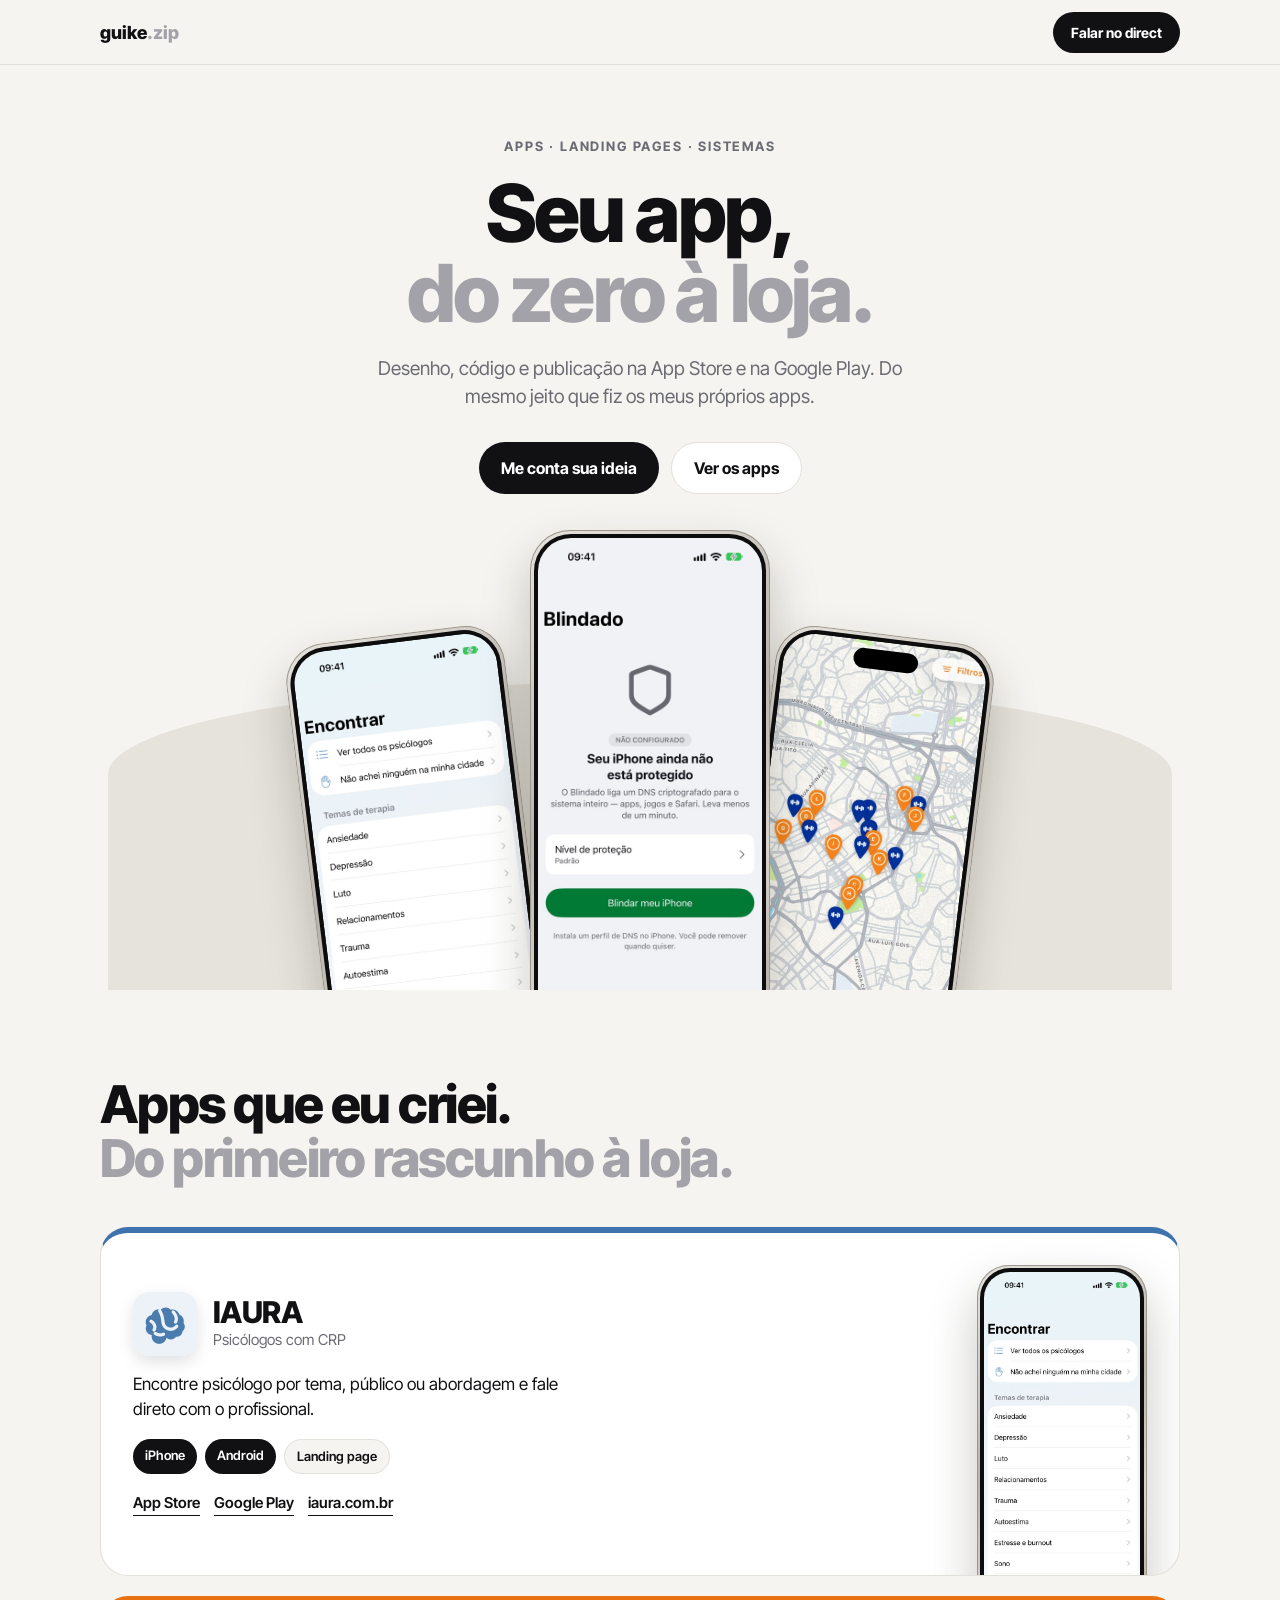
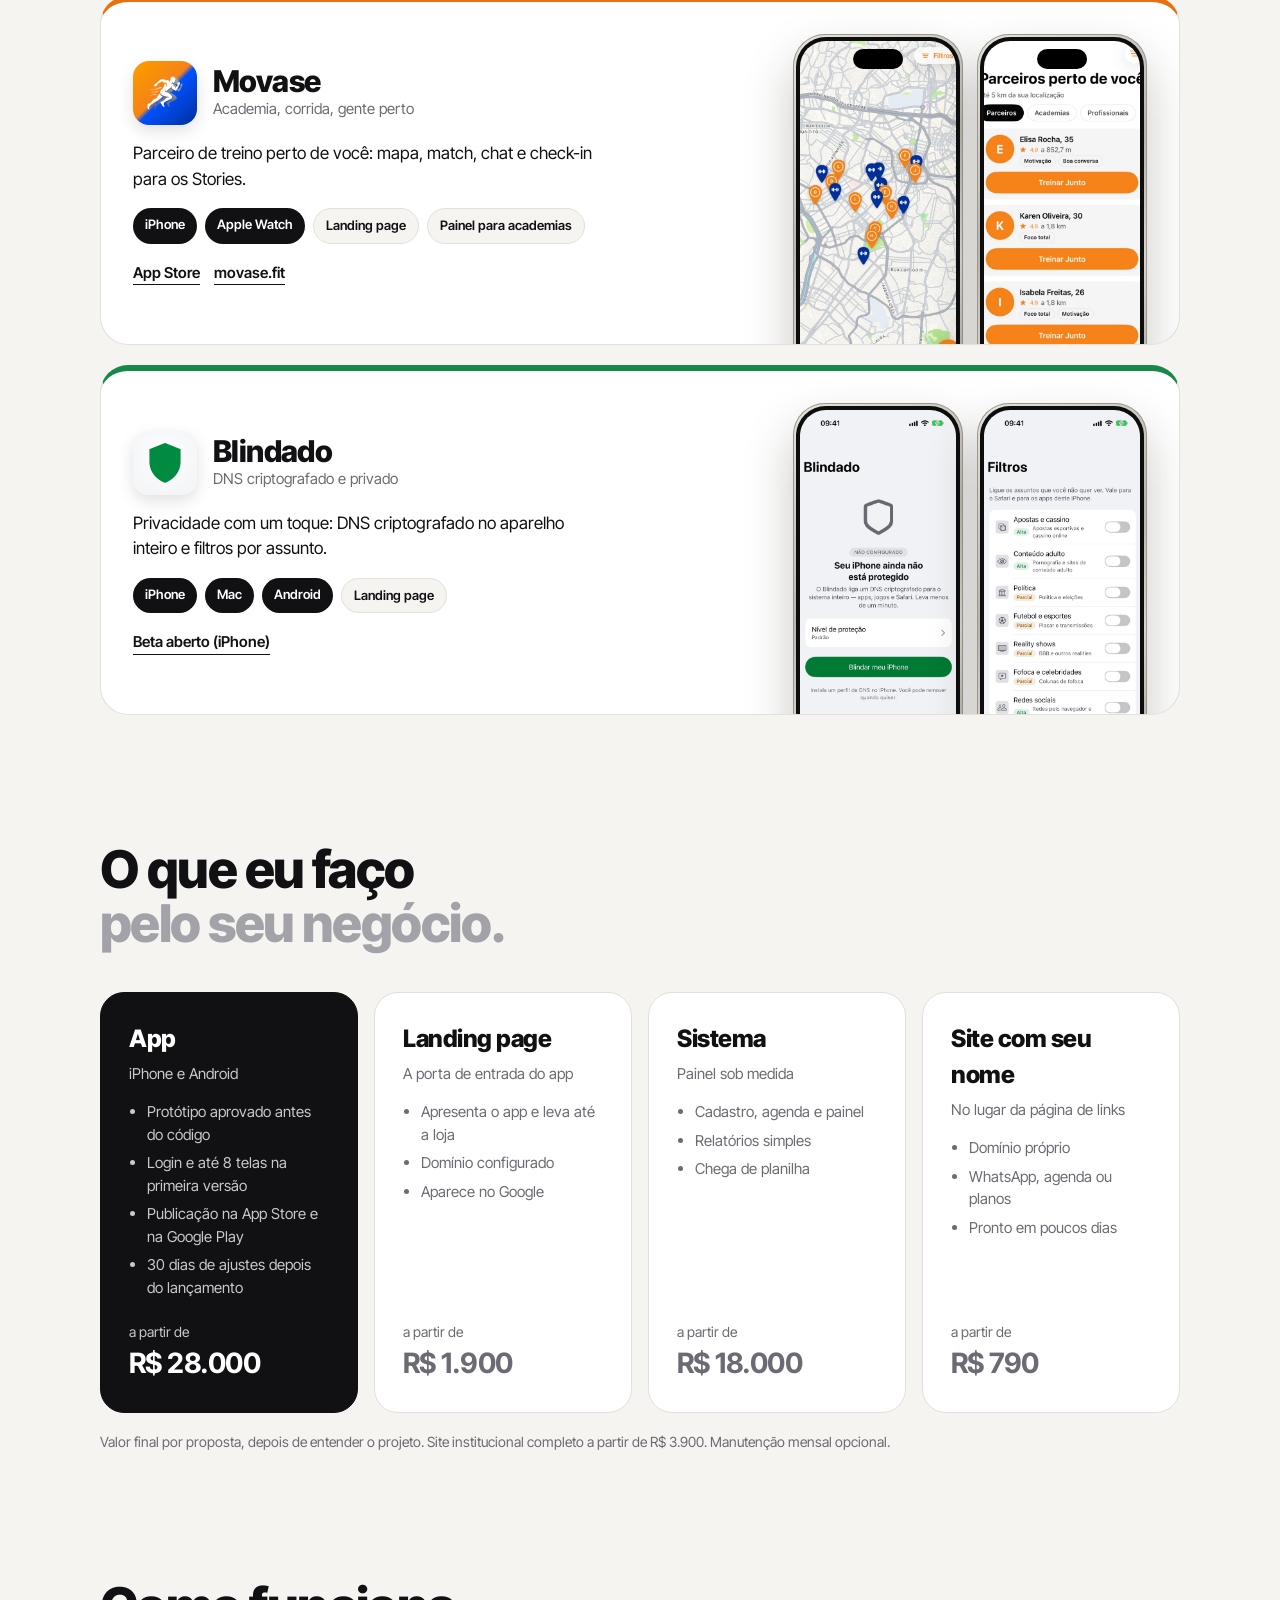
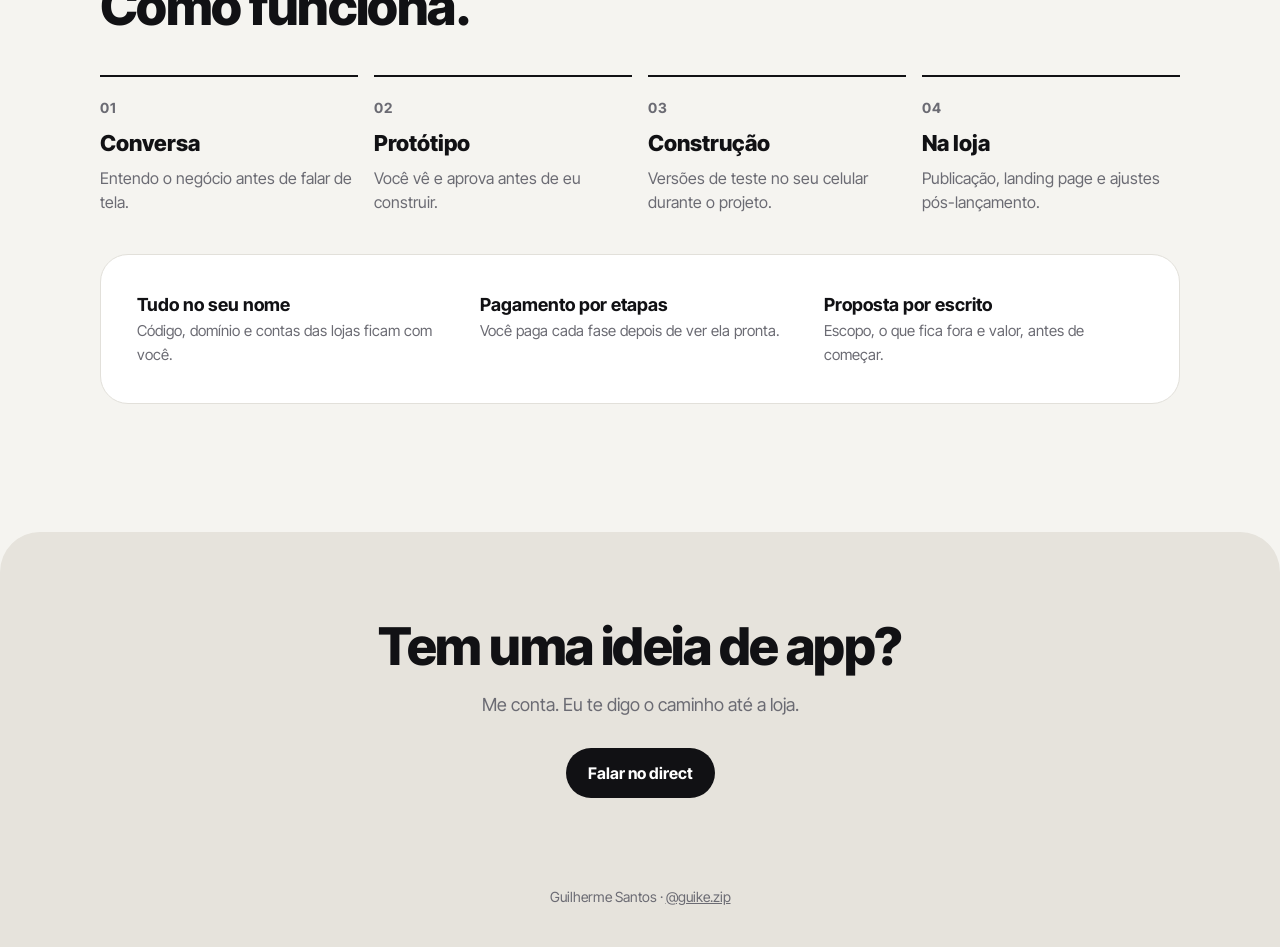
<file: servicos/index.html>
<!doctype html>
<html lang="pt-BR">
<head>
<meta charset="utf-8">
<meta name="viewport" content="width=device-width, initial-scale=1">
<title>Guike · Apps para iPhone e Android, do zero à loja</title>
<meta name="description" content="Crio apps para iPhone e Android, landing pages e sistemas sob medida. Criador do IAURA, Movase, Blindado, LashFlow e Estacione Fácil.">
<meta property="og:title" content="Apps para iPhone e Android, do zero à loja">
<meta property="og:description" content="App, landing page e sistema sob medida. Criador do IAURA, Movase, Blindado, LashFlow e Estacione Fácil.">
<meta property="og:image" content="https://guike-zip.github.io/servicos/img/blindado-1-inicio.jpg">
<link rel="icon" href="../assets/icons/favicon.svg" type="image/svg+xml">
<link rel="icon" href="../assets/icons/favicon-32.png" type="image/png" sizes="32x32">
<link rel="icon" href="../favicon.ico" sizes="48x48">
<link rel="apple-touch-icon" href="../assets/icons/apple-touch-icon.png">
<link rel="preconnect" href="https://fonts.googleapis.com">
<link rel="preconnect" href="https://fonts.gstatic.com" crossorigin>
<link href="https://fonts.googleapis.com/css2?family=Inter+Tight:wght@400;500;600;700;800&display=swap" rel="stylesheet">
<style>
  :root {
    --bg: #f5f4f0; --ink: #111114; --dim: #6b6b73; --line: #e2e0da; --card: #fff;
    --font: 'Inter Tight', system-ui, sans-serif;
  }
  * { box-sizing: border-box; margin: 0; }
  html { scroll-behavior: smooth; }
  body { background: var(--bg); color: var(--ink); font-family: var(--font); -webkit-font-smoothing: antialiased; line-height: 1.5; }
  a { color: inherit; }
  .wrap { max-width: 1120px; margin: 0 auto; padding: 0 20px; }

  header { position: sticky; top: 0; z-index: 10; background: rgb(245 244 240 / .85); backdrop-filter: blur(12px); border-bottom: 1px solid var(--line); }
  header .wrap { display: flex; justify-content: space-between; align-items: center; height: 64px; }
  .logo { font-weight: 800; font-size: 18px; text-decoration: none; }
  .btn { display: inline-flex; align-items: center; gap: 8px; padding: 13px 22px; border-radius: 999px; background: var(--ink); color: #fff; font-weight: 700; text-decoration: none; font-size: 16px; }
  .btn.claro { background: var(--card); color: var(--ink); border: 1px solid var(--line); }
  header .btn { padding: 10px 18px; font-size: 14px; }

  .hero { padding: 72px 0 0; text-align: center; overflow: hidden; }
  .kicker { font-weight: 700; font-size: 13px; letter-spacing: .14em; text-transform: uppercase; color: var(--dim); }
  h1 { margin-top: 16px; font-weight: 800; font-size: clamp(40px, 7vw, 80px); line-height: 1; letter-spacing: -.035em; }
  h1 span, h2 span { color: #a3a2a8; }
  .hero p { margin: 22px auto 0; max-width: 560px; font-size: 19px; color: var(--dim); }
  .acoes { margin-top: 30px; display: flex; gap: 12px; justify-content: center; flex-wrap: wrap; }
  .trio { position: relative; margin: 56px auto 0; height: 440px; max-width: 760px; }
  .trio::before { content: ''; position: absolute; left: -20%; right: -20%; bottom: 0; height: 70%; background: #e6e3dc; border-radius: 50% 50% 0 0 / 30% 30% 0 0; }

  .cel { position: relative; width: 220px; aspect-ratio: 9 / 19.5; border-radius: 40px; padding: 8px;
    background: linear-gradient(145deg, #e6e3dd, #b9b5ad 45%, #d9d5ce 70%, #a8a49c);
    box-shadow: 0 0 0 1px #9b978f inset, 0 24px 48px rgb(40 35 25 / .25); }
  .cel .tela { width: 100%; height: 100%; border-radius: 33px; overflow: hidden; background: #000; box-shadow: 0 0 0 4px #0d0d0e; position: relative; }
  .cel img { width: 100%; height: 100%; object-fit: cover; object-position: top; display: block; }
  .cel.ilha .tela::after { content: ''; position: absolute; top: 8px; left: 50%; transform: translateX(-50%); width: 32%; height: 20px; border-radius: 12px; background: #000; }
  .trio .cel { position: absolute; bottom: -120px; }
  .trio .c1 { left: 50%; margin-left: -330px; transform: rotate(-7deg); }
  .trio .c2 { left: 50%; margin-left: -110px; bottom: -60px; z-index: 2; width: 240px; }
  .trio .c3 { left: 50%; margin-left: 110px; transform: rotate(7deg); }

  section { padding: 88px 0; }
  h2 { font-weight: 800; font-size: clamp(32px, 5vw, 52px); line-height: 1.05; letter-spacing: -.03em; }
  .sub { margin-top: 12px; color: var(--dim); font-size: 18px; max-width: 620px; }

  .apps { display: grid; gap: 20px; margin-top: 40px; }
  .app { display: grid; grid-template-columns: 1fr auto; gap: 24px; align-items: center; background: var(--card); border: 1px solid var(--line); border-radius: 28px; padding: 32px; overflow: hidden; }
  .app .marca { display: flex; gap: 16px; align-items: center; }
  .app .marca img { width: 64px; height: 64px; border-radius: 16px; box-shadow: 0 6px 16px rgb(0 0 0 / .12); }
  .app h3 { font-weight: 800; font-size: 30px; letter-spacing: -.02em; line-height: 1.1; }
  .app .desc { color: var(--dim); font-size: 15px; }
  .app p { margin-top: 16px; font-size: 17px; max-width: 460px; }
  .chips { display: flex; flex-wrap: wrap; gap: 8px; margin-top: 16px; }
  .chips span { font-weight: 600; font-size: 13px; padding: 7px 12px; border-radius: 999px; background: var(--ink); color: #fff; }
  .chips span.leve { background: var(--bg); color: var(--ink); border: 1px solid var(--line); }
  .lojas { display: flex; gap: 14px; flex-wrap: wrap; margin-top: 18px; font-weight: 600; font-size: 15px; }
  .lojas a { text-decoration: none; border-bottom: 1.5px solid currentColor; }
  .app .fotos { display: flex; gap: 14px; margin-bottom: -90px; }
  .app .fotos .cel { width: 170px; border-radius: 32px; padding: 7px; }
  .app .fotos .cel .tela { border-radius: 26px; }
  .iaura { border-top: 6px solid #3f73ad; } .movase { border-top: 6px solid #e8700f; } .blindado { border-top: 6px solid #16894a; }

  .servicos { display: grid; grid-template-columns: repeat(auto-fit, minmax(240px, 1fr)); gap: 16px; margin-top: 40px; }
  .serv { background: var(--card); border: 1px solid var(--line); border-radius: 24px; padding: 28px; display: flex; flex-direction: column; }
  .serv.destaque { background: var(--ink); color: #fff; border-color: var(--ink); }
  .serv.destaque .dim, .serv.destaque li { color: #c9c8ce; }
  .serv h3 { font-weight: 800; font-size: 24px; letter-spacing: -.02em; }
  .serv .dim { color: var(--dim); font-size: 15px; margin-top: 6px; }
  .serv ul { margin-top: 16px; padding-left: 18px; font-size: 15px; color: var(--dim); display: grid; gap: 6px; }
  .serv .preco { margin-top: auto; padding-top: 22px; font-size: 14px; color: var(--dim); }
  .serv .preco b { display: block; font-size: 28px; color: inherit; letter-spacing: -.02em; }
  .serv.destaque .preco { color: #c9c8ce; } .serv.destaque .preco b { color: #fff; }
  .nota { margin-top: 18px; font-size: 14px; color: var(--dim); }

  .passos { display: grid; grid-template-columns: repeat(auto-fit, minmax(220px, 1fr)); gap: 16px; margin-top: 40px; counter-reset: p; }
  .passo { border-top: 2px solid var(--ink); padding-top: 18px; }
  .passo::before { counter-increment: p; content: '0' counter(p); font-weight: 700; font-size: 14px; color: var(--dim); letter-spacing: .1em; }
  .passo h3 { margin-top: 8px; font-weight: 800; font-size: 22px; }
  .passo p { margin-top: 6px; color: var(--dim); font-size: 16px; }

  .seu { background: var(--card); border: 1px solid var(--line); border-radius: 28px; padding: 36px; display: grid; grid-template-columns: repeat(auto-fit, minmax(220px, 1fr)); gap: 24px; margin-top: 40px; }
  .seu b { display: block; font-size: 18px; }
  .seu span { color: var(--dim); font-size: 15px; }

  .final { text-align: center; background: #e6e3dc; border-radius: 40px 40px 0 0; margin-top: 40px; }
  .final p { margin: 16px auto 0; color: var(--dim); font-size: 18px; }
  footer { background: #e6e3dc; padding: 0 0 40px; text-align: center; font-size: 14px; color: var(--dim); }

  @media (max-width: 760px) {
    .trio { height: 380px; }
    .trio .cel { width: 170px; }
    .trio .c1 { margin-left: -250px; } .trio .c2 { margin-left: -95px; width: 190px; } .trio .c3 { margin-left: 80px; }
    .app { grid-template-columns: 1fr; }
    .app .fotos { justify-content: center; margin-bottom: -110px; }
    .app .fotos .cel { width: 140px; }
    section { padding: 64px 0; }
  }
</style>
</head>
<body>

<header>
  <div class="wrap">
    <a class="logo" href="#">guike<span style="color:#a3a2a8">.zip</span></a>
    <a class="btn" href="https://ig.me/m/guike.zip" target="_blank" rel="noopener">Falar no direct</a>
  </div>
</header>

<div class="hero">
  <div class="wrap">
    <div class="kicker">Apps · Landing pages · Sistemas</div>
    <h1>Seu app,<br><span>do zero à loja.</span></h1>
    <p>Desenho, código e publicação na App Store e na Google Play. Do mesmo jeito que fiz os meus próprios apps.</p>
    <div class="acoes">
      <a class="btn" href="https://ig.me/m/guike.zip" target="_blank" rel="noopener">Me conta sua ideia</a>
      <a class="btn claro" href="#apps">Ver os apps</a>
    </div>
    <div class="trio">
      <div class="cel c1"><div class="tela"><img src="img/iaura-1-encontrar.jpg" alt="Tela do app IAURA"></div></div>
      <div class="cel c2"><div class="tela"><img src="img/blindado-1-inicio.jpg" alt="Tela do app Blindado"></div></div>
      <div class="cel c3 ilha"><div class="tela"><img src="img/movase-1_mapa.jpg" alt="Tela do app Movase"></div></div>
    </div>
  </div>
</div>

<section id="apps">
  <div class="wrap">
    <h2>Apps que eu criei.<br><span>Do primeiro rascunho à loja.</span></h2>
    <div class="apps">
      <article class="app iaura">
        <div>
          <div class="marca"><img src="img/icone-iaura.png" alt=""><div><h3>IAURA</h3><div class="desc">Psicólogos com CRP</div></div></div>
          <p>Encontre psicólogo por tema, público ou abordagem e fale direto com o profissional.</p>
          <div class="chips"><span>iPhone</span><span>Android</span><span class="leve">Landing page</span></div>
          <div class="lojas"><a href="https://apps.apple.com/br/app/iaura/id6749513100" target="_blank" rel="noopener">App Store</a><a href="https://play.google.com/store/apps/details?id=com.iaura.app" target="_blank" rel="noopener">Google Play</a><a href="https://www.iaura.com.br" target="_blank" rel="noopener">iaura.com.br</a></div>
        </div>
        <div class="fotos"><div class="cel"><div class="tela"><img src="img/iaura-1-encontrar.jpg" alt="IAURA: encontrar psicólogo"></div></div></div>
      </article>
      <article class="app movase">
        <div>
          <div class="marca"><img src="img/icone-movase.png" alt=""><div><h3>Movase</h3><div class="desc">Academia, corrida, gente perto</div></div></div>
          <p>Parceiro de treino perto de você: mapa, match, chat e check-in para os Stories.</p>
          <div class="chips"><span>iPhone</span><span>Apple Watch</span><span class="leve">Landing page</span><span class="leve">Painel para academias</span></div>
          <div class="lojas"><a href="https://apps.apple.com/br/app/movase/id6799579336" target="_blank" rel="noopener">App Store</a><a href="https://movase.fit" target="_blank" rel="noopener">movase.fit</a></div>
        </div>
        <div class="fotos"><div class="cel ilha"><div class="tela"><img src="img/movase-1_mapa.jpg" alt="Movase: mapa de parceiros"></div></div><div class="cel ilha"><div class="tela"><img src="img/movase-3_explore.jpg" alt="Movase: parceiros perto de você"></div></div></div>
      </article>
      <article class="app blindado">
        <div>
          <div class="marca"><img src="img/icone-blindado.png" alt=""><div><h3>Blindado</h3><div class="desc">DNS criptografado e privado</div></div></div>
          <p>Privacidade com um toque: DNS criptografado no aparelho inteiro e filtros por assunto.</p>
          <div class="chips"><span>iPhone</span><span>Mac</span><span>Android</span><span class="leve">Landing page</span></div>
          <div class="lojas"><a href="https://testflight.apple.com/join/Evt1DGrb" target="_blank" rel="noopener">Beta aberto (iPhone)</a></div>
        </div>
        <div class="fotos"><div class="cel"><div class="tela"><img src="img/blindado-1-inicio.jpg" alt="Blindado: tela inicial"></div></div><div class="cel"><div class="tela"><img src="img/blindado-2-filtros.jpg" alt="Blindado: filtros"></div></div></div>
      </article>
    </div>
  </div>
</section>

<section id="servicos" style="padding-top:40px">
  <div class="wrap">
    <h2>O que eu faço<br><span>pelo seu negócio.</span></h2>
    <div class="servicos">
      <div class="serv destaque">
        <h3>App</h3><div class="dim">iPhone e Android</div>
        <ul><li>Protótipo aprovado antes do código</li><li>Login e até 8 telas na primeira versão</li><li>Publicação na App Store e na Google Play</li><li>30 dias de ajustes depois do lançamento</li></ul>
        <div class="preco">a partir de<b>R$ 28.000</b></div>
      </div>
      <div class="serv">
        <h3>Landing page</h3><div class="dim">A porta de entrada do app</div>
        <ul><li>Apresenta o app e leva até a loja</li><li>Domínio configurado</li><li>Aparece no Google</li></ul>
        <div class="preco">a partir de<b>R$ 1.900</b></div>
      </div>
      <div class="serv">
        <h3>Sistema</h3><div class="dim">Painel sob medida</div>
        <ul><li>Cadastro, agenda e painel</li><li>Relatórios simples</li><li>Chega de planilha</li></ul>
        <div class="preco">a partir de<b>R$ 18.000</b></div>
      </div>
      <div class="serv">
        <h3>Site com seu nome</h3><div class="dim">No lugar da página de links</div>
        <ul><li>Domínio próprio</li><li>WhatsApp, agenda ou planos</li><li>Pronto em poucos dias</li></ul>
        <div class="preco">a partir de<b>R$ 790</b></div>
      </div>
    </div>
    <p class="nota">Valor final por proposta, depois de entender o projeto. Site institucional completo a partir de R$ 3.900. Manutenção mensal opcional.</p>
  </div>
</section>

<section id="como" style="padding-top:40px">
  <div class="wrap">
    <h2>Como funciona.</h2>
    <div class="passos">
      <div class="passo"><h3>Conversa</h3><p>Entendo o negócio antes de falar de tela.</p></div>
      <div class="passo"><h3>Protótipo</h3><p>Você vê e aprova antes de eu construir.</p></div>
      <div class="passo"><h3>Construção</h3><p>Versões de teste no seu celular durante o projeto.</p></div>
      <div class="passo"><h3>Na loja</h3><p>Publicação, landing page e ajustes pós-lançamento.</p></div>
    </div>
    <div class="seu">
      <div><b>Tudo no seu nome</b><span>Código, domínio e contas das lojas ficam com você.</span></div>
      <div><b>Pagamento por etapas</b><span>Você paga cada fase depois de ver ela pronta.</span></div>
      <div><b>Proposta por escrito</b><span>Escopo, o que fica fora e valor, antes de começar.</span></div>
    </div>
  </div>
</section>

<section class="final">
  <div class="wrap">
    <h2>Tem uma ideia de app?</h2>
    <p>Me conta. Eu te digo o caminho até a loja.</p>
    <div class="acoes"><a class="btn" href="https://ig.me/m/guike.zip" target="_blank" rel="noopener">Falar no direct</a></div>
  </div>
</section>
<footer>Guilherme Santos · <a href="https://instagram.com/guike.zip" target="_blank" rel="noopener">@guike.zip</a></footer>

</body>
</html>
</file>
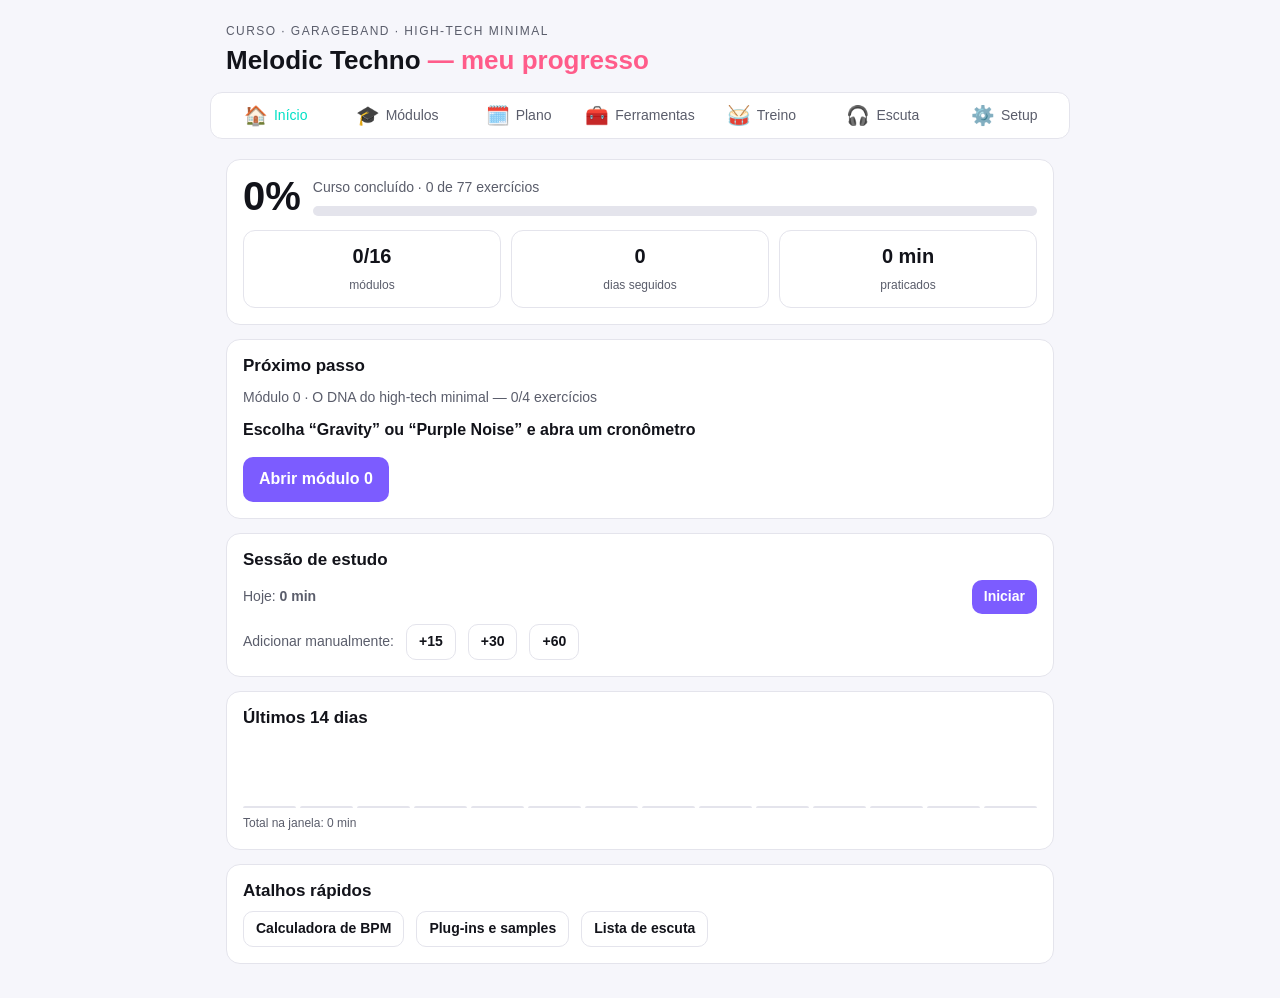
<file: techno/index.html>
<!DOCTYPE html>
<html lang="pt-BR">
<head>
<meta charset="UTF-8" />
<meta name="viewport" content="width=device-width, initial-scale=1.0, viewport-fit=cover" />
<meta name="robots" content="noindex, nofollow" />
<meta name="theme-color" content="#08090d" />
<link rel="manifest" href="manifest.webmanifest" />
<link rel="icon" href="icon.svg" type="image/svg+xml" />
<link rel="apple-touch-icon" href="icon-180.png" />
<meta name="apple-mobile-web-app-capable" content="yes" />
<meta name="apple-mobile-web-app-title" content="Techno" />
<title>Melodic Techno · Meu progresso</title>
<style>
:root{
  --bg:#08090d; --bg-elev:#0f1117; --card:#12141c; --border:#23262f;
  --text:#eef0f5; --dim:#9aa0ae; --accent:#7c5cff; --accent-2:#00e0c6; --accent-3:#ff5c8a;
  --ok:#00e0c6; --radius:14px;
}
@media (prefers-color-scheme: light){
  :root{ --bg:#f6f6fb; --bg-elev:#fff; --card:#fff; --border:#e4e4ec; --text:#12131a; --dim:#5a5d6b; --ok:#00a896; }
}
*{box-sizing:border-box}
html{scroll-behavior:smooth}
body{margin:0;background:var(--bg);color:var(--text);font:16px/1.55 -apple-system,BlinkMacSystemFont,"Segoe UI",Inter,Roboto,sans-serif;-webkit-font-smoothing:antialiased;padding-bottom:84px}
h1,h2,h3{margin:0;line-height:1.2}
a{color:var(--accent-2)}
button{font:inherit;color:inherit;cursor:pointer}
.wrap{max-width:860px;margin:0 auto;padding:20px 16px}
header.top{padding:22px 16px 6px;max-width:860px;margin:0 auto}
header.top .kicker{font-size:12px;letter-spacing:.12em;text-transform:uppercase;color:var(--dim)}
header.top h1{font-size:26px;margin-top:4px}
header.top h1 span{color:var(--accent-3)}
nav.tabs{position:fixed;left:0;right:0;bottom:0;background:var(--bg-elev);border-top:1px solid var(--border);display:flex;justify-content:space-around;padding:6px 4px calc(6px + env(safe-area-inset-bottom));z-index:10}
nav.tabs button{flex:1;background:none;border:0;padding:6px 2px;font-size:11px;color:var(--dim);display:flex;flex-direction:column;align-items:center;gap:2px}
nav.tabs button .ic{font-size:19px;line-height:1}
nav.tabs button.on{color:var(--accent-2)}
.card{background:var(--card);border:1px solid var(--border);border-radius:var(--radius);padding:16px;margin-bottom:14px}
.card h2{font-size:17px;margin-bottom:10px}
.card h3{font-size:14px;margin:14px 0 6px;color:var(--dim);text-transform:uppercase;letter-spacing:.08em}
.muted{color:var(--dim);font-size:14px}
.row{display:flex;gap:12px;align-items:center;flex-wrap:wrap}
.grow{flex:1}
.bar{height:10px;background:var(--border);border-radius:99px;overflow:hidden}
.bar i{display:block;height:100%;background:linear-gradient(90deg,var(--accent),var(--accent-3));width:0;transition:width .3s}
.big{font-size:40px;font-weight:700;line-height:1}
.stats{display:grid;grid-template-columns:repeat(3,1fr);gap:10px;margin-top:14px}
.stat{background:var(--bg-elev);border:1px solid var(--border);border-radius:12px;padding:10px;text-align:center}
.stat b{display:block;font-size:20px}
.stat span{font-size:12px;color:var(--dim)}
.btn{background:var(--accent);border:0;border-radius:10px;padding:10px 16px;font-weight:600;color:#fff}
.btn.ghost{background:transparent;border:1px solid var(--border);color:var(--text)}
.btn.sm{padding:6px 12px;font-size:14px}
.btn.stop{background:var(--accent-3)}
.chip{display:inline-block;font-size:12px;padding:2px 9px;border-radius:99px;border:1px solid var(--border);color:var(--dim)}
.chip.ok{color:var(--ok);border-color:var(--ok)}
.check{display:flex;gap:12px;align-items:flex-start;padding:9px 0;border-bottom:1px solid var(--border);cursor:pointer}
.check:last-child{border-bottom:0}
.check input{appearance:none;-webkit-appearance:none;flex:none;width:24px;height:24px;border:2px solid var(--dim);border-radius:7px;margin:1px 0 0;display:grid;place-content:center;cursor:pointer;background:transparent}
.check input:checked{background:var(--ok);border-color:var(--ok)}
.check input:checked::after{content:"✓";color:#08090d;font-weight:800;font-size:15px;line-height:1}
.check span{flex:1}
.check input:checked + span{color:var(--dim);text-decoration:line-through}
.mod{display:flex;gap:12px;align-items:center;padding:12px 14px;margin-bottom:10px;background:var(--card);border:1px solid var(--border);border-radius:var(--radius);cursor:pointer;width:100%;text-align:left}
.mod:hover{border-color:var(--accent)}
.mod .n{flex:none;width:38px;height:38px;border-radius:10px;background:var(--accent);display:grid;place-content:center;font-weight:700;color:#fff}
.mod.done .n{background:var(--ok);color:#08090d}
.mod .t{flex:1;min-width:0}
.mod .t b{display:block}
.mod .t small{color:var(--dim)}
.mod .pct{font-size:13px;color:var(--dim);flex:none}
.group{font-size:12px;letter-spacing:.12em;text-transform:uppercase;color:var(--dim);margin:20px 2px 8px}
.back{background:none;border:0;color:var(--accent-2);padding:0;margin-bottom:10px;font-size:15px}
ul.tips{margin:0;padding-left:20px}
ul.tips li{margin:6px 0}
textarea,input[type=number],input[type=text]{width:100%;background:var(--bg-elev);color:var(--text);border:1px solid var(--border);border-radius:10px;padding:10px;font:inherit}
textarea{min-height:90px;resize:vertical}
table{width:100%;border-collapse:collapse;font-size:14px}
th,td{text-align:left;padding:7px 8px;border-bottom:1px solid var(--border);vertical-align:top}
th{color:var(--dim);font-weight:600;font-size:12px;text-transform:uppercase;letter-spacing:.06em}
.scroll{overflow-x:auto}
.kv{display:grid;grid-template-columns:1fr auto;gap:2px 12px}
.kv div:nth-child(odd){color:var(--dim)}
.kv div:nth-child(even){font-weight:600;text-align:right}
.seg{display:flex;height:34px;border-radius:8px;overflow:hidden;margin:10px 0}
.seg div{display:grid;place-content:center;font-size:10px;font-weight:700;color:#fff;overflow:hidden;white-space:nowrap}
.dots{display:flex;gap:6px}
.dots label{width:28px;height:28px;border:2px solid var(--border);border-radius:8px;display:grid;place-content:center;font-size:11px;color:var(--dim);cursor:pointer;user-select:none}
.dots label.on{background:var(--ok);border-color:var(--ok);color:#08090d;font-weight:700}
.dots input{display:none}
.track{display:flex;align-items:center;gap:10px;padding:8px 0;border-bottom:1px solid var(--border)}
.track:last-child{border-bottom:0}
.track .nm{flex:1;min-width:0}
.legend{font-size:12px;color:var(--dim)}
.tick{display:flex;gap:6px;align-items:center;font-size:12px;color:var(--dim)}
kbd{background:var(--bg-elev);border:1px solid var(--border);border-bottom-width:2px;border-radius:5px;padding:0 6px;font:600 12px ui-monospace,Menlo,monospace}
.sq-row{display:flex;gap:3px;margin-bottom:3px;align-items:center}
.sq-lab{flex:none;width:78px;font-size:12px;color:var(--dim)}
.sq-cell{flex:1;height:30px;border-radius:5px;background:var(--bg-elev);border:1px solid var(--border);cursor:pointer}
.sq-cell.beat{border-color:var(--dim)}
.sq-cell.on{background:var(--accent);border-color:var(--accent)}
.sq-cell.cur{outline:2px solid var(--accent-2);outline-offset:-2px}
.sq-cell.on.cur{background:var(--accent-3);border-color:var(--accent-3)}
.sq-n{flex:1;text-align:center;font-size:10px;color:var(--dim)}
.hist{display:flex;align-items:flex-end;gap:4px;height:70px;margin-top:8px}
.hist div{flex:1;background:linear-gradient(var(--accent),var(--accent-3));border-radius:3px 3px 0 0;min-height:2px}
.hist div.z{background:var(--border)}
.hidden{display:none}
@media(min-width:700px){body{padding-bottom:0}nav.tabs{position:sticky;top:0;bottom:auto;border-top:0;border-bottom:1px solid var(--border);max-width:860px;margin:10px auto 0;border-radius:12px;border:1px solid var(--border)}nav.tabs button{flex-direction:row;justify-content:center;font-size:14px;gap:6px}}
</style>
</head>
<body>

<header class="top">
  <div class="kicker">Curso · GarageBand · High-Tech Minimal</div>
  <h1>Melodic Techno <span>— meu progresso</span></h1>
</header>
<nav class="tabs" id="tabs"></nav>
<main class="wrap" id="app"></main>

<script>
/* ───────────── DADOS DO CURSO ───────────── */
const MODULES = [
 {g:"Fundamentos", t:"O DNA do high-tech minimal", s:"Estilo de Brejcha e como ouvir como produtor",
  tips:["Brejcha: 124–128 BPM (126 é o centro), faixas de 7 a 10 min.","Kick curto e seco; bass sincopado que quase é um riff; 4 a 8 camadas de percussão.","Estrutura longa: tudo muda aos poucos — algo novo a cada 8 compassos.","Ouça cada faixa 3 vezes: (1) bateria e percussão, (2) bass e riff, (3) estrutura, com cronômetro."],
  ex:["Escolha “Gravity” ou “Purple Noise” e abra um cronômetro","Anote, por seção, o minuto de início e o que entra ou sai (kick, percussão, bass, riff, voz, pad)","Converta minutos em compassos (em 126 BPM, 1 compasso = 1,90 s)","Conte as mudanças anotadas — Brejcha costuma dar mais de 30"]},
 {g:"Fundamentos", t:"Configurando o GarageBand", s:"Projeto, interface, atalhos e preferências",
  tips:["Projeto vazio → Software Instrument → Details: Tempo 126, Key A minor, 4/4. Salve como HTM_Base_126.band (seu template).","Preferências: Enable Audio Units ✔, Auto Normalize ✘, Show Advanced Tools ✔, Count-in de 1 compasso.","Painéis: Library (Y), Smart Controls (B), Editor (E), Loop Browser (O), Automação (A), Ciclo (C).","Musical Typing: ⌘K. Atenção: com ele aberto, as letras viram notas (R, C e K não funcionam).","Quantizar (menu do editor): o curso diz “1/16”, mas o menu mostra o nome. 1/16 = Semicolcheia; 1/32 = Fusa. Veja a tabela em Ferramentas › Quantização."],
  ex:["Crie o projeto em 126 BPM, A minor, 4/4 e salve como template","Abra e feche cada painel pelo atalho (Y, B, E, O, A) até fazer sem pensar","Grave 2 compassos de notas aleatórias, abra o editor, quantize em 1/16 e mova uma nota com o mouse","Crie uma região de ciclo (C) de 4 compassos e deixe em loop enquanto muda o preset na Library"]},
 {g:"Fundamentos", t:"Lendo as notas: cifras e teclado", s:"Dó-ré-mi em C-D-E, teclas pretas, oitavas e piano roll",
  tips:["C=dó · D=ré · E=mi · F=fá · G=sol · A=lá · B=si. “A é lá”: conte nos dedos a partir daí.","A tecla A do Mac toca DÓ — o nome da nota está no piano roll, não na tecla.","# sobe um semitom, b desce. Entre E-F e B-C não há tecla preta.","O GarageBand usa C3 = dó central. A1 (55 Hz) é o lá do bass.","Em bateria, C1/F#1 etc. são “endereços” de sons, não alturas."],
  ex:["Sem olhar a tabela, diga em voz alta o que é: G, D, A, F, B — e confira","No piano roll, crie A1, A2 e A3 e toque as três: é o mesmo “lá” em três alturas","Crie C3 e C#3 e toque em sequência: essa distância mínima é um semitom","Selecione A1 e use Transpose +12; confirme que virou A2","Numa trilha de bateria, clique em C1, D#1, F#1 e A#1 e anote o som de cada uma"]},
 {g:"Fundamentos", t:"Teoria mínima para o estilo", s:"Grade, escala menor, pentatônica e harmonia mínima",
  tips:["Lá menor: A B C D E F G. Pentatônica menor: A C D E G (a arma secreta dos riffs).","1 compasso = 4 tempos = 16 semicolcheias. Quase tudo vive em 1/16; ratchets em 1/32.","Acordes: Am (A C E) · Dm · Em · F · G · C. Pedal = Am sozinho por 8–32 compassos.","3 regras: (1) bass na tônica, riff na pentatônica; (2) menos acordes, mais tempo; (3) nota do acorde nos tempos fortes."],
  ex:["Escreva três regiões de 8 compassos numa trilha de piano: (1) só Am o tempo todo; (2) Am–F alternando a cada 2 compassos; (3) Am–F–C–G","Numa segunda trilha, escreva um riff pentatônico de 1 compasso e faça loop sobre as três","Anote qual combinação parece “drop” e qual parece “breakdown”","Salve o projeto como HTM_Faixa01.band"]},
 {g:"Construindo os elementos", t:"Bateria e percussão em camadas", s:"Seis camadas, ratchets, fills de tom, pan e delay",
  tips:["Quantização do curso: Semicolcheia (1/16) para tudo; Fusa (1/32) só nos ratchets. Não use Quintina/4 nem Tercina no groove.","Seis trilhas: KICK (C1) · HAT (F#1/A#1) · SHAKER · RIM (C#1/D#1) · TOM · NOISE — cada uma com EQ, pan e delay próprios.","Ratchet: no compasso 4, 8 notas de hat em 1/32 com velocity subindo 40→115.","Fill de tom no compasso 8: C2, A1, C2, A1, G1, E1 — descendo.","Nunca duas semicolcheias seguidas com a mesma velocity. Swing “Light” só em shaker e hat.","Algo muda a cada 2 compassos; nada idêntico por mais de 4."],
  ex:["Programe as seis camadas em 8 compassos com o padrão base e estenda para 16","Ratchet de hat nos compassos 4, 8 e 12; ratchet de rim no 16; fill de tom descendente no 8 e no 16","Pan e delay conforme a tabela; velocity alternada em hats e shaker; swing Light apenas neles","Pelo menos uma mudança pequena a cada 2 compassos","Grave 30 s no celular e compare com a percussão pura da intro de “Purple Noise”; anote o que é diferente"]},
 {g:"Construindo os elementos", t:"Kick cirúrgico e bass sincopado", s:"Kick curto com clique, linha sincopada, acid e sidechain sem sidechain",
  tips:["Kick: sub 45–60 Hz · corpo 80–150 Hz · clique 2–5 kHz. Decay curto; high-pass 30 Hz.","Compressor do kick: threshold −12 dB, ratio 3:1–4:1, attack 20–30 ms, release 50–80 ms.","Bass padrão B: notas em A1 nos “e” e em A2 nos “&”, 1/16 curtas. Cutoff 35–45%, Resonance 30–40%, Attack mínimo.","Automatize o Cutoff do bass em ondas (35% ↔ 60%) — dá a sensação de “onda”.","Sidechain: Tremolo sincronizado (Rate 1/4, Depth 40–60%) ou volume desenhado (−8 dB a cada tempo)."],
  ex:["Encurte, equalize e comprima o kick com o analyzer aberto","Escreva os três padrões de bass em três regiões; escolha o B (ou uma variação sua) e varie-o ao longo de 8 compassos","Automatize o Cutoff do bass em ondas de 8 compassos","Aplique o Tremolo com Depth moderado","Teste de ouro: play só com KICK, BASS e RIM — se dá para dançar e cantarolar o bass, siga"]},
 {g:"Construindo os elementos", t:"Harmonia mínima: stabs, pads e atmosfera", s:"Echo e Reverb mestre, stab de pedal, pad de breakdown",
  tips:["Echo mestre: 1/8 pontuada, feedback 35–45%, low cut 300 Hz, high cut 6 kHz. Reverb: médio, pre-delay 20–30 ms.","Sends: kick e bass = zero; percussão pequena Echo 20–30%; riff/stab Echo 30–40% + Reverb 15–25%; pad Reverb 40–60%.","Stab: Am (A3 C4 E4) em 1/16 no padrão sincopado; high-pass 250 Hz.","Pad de breakdown: Am–F–C–G (2 compassos por acorde), Attack 40–60%, Reverb 50%. Só toca sem kick.","Atmosfera quase inaudível a −22 dB, pan largo."],
  ex:["Configure Echo (1/8 pontuada, ping-pong) e Reverb (médio) na Master e distribua os sends","Crie o STAB em Am no padrão sincopado e toque com o groove","Crie o PAD com a progressão de 4 acordes em 16 compassos e toque sem kick (seu futuro breakdown)","Adicione uma atmosfera a −22 dB"]},
 {g:"Construindo os elementos", t:"O riff: a melodia brincalhona", s:"Riff pentatônico, timbres estranhos e três versões",
  tips:["Riff de 1–2 compassos, 3–4 notas da pentatônica entre A3 e A4 (ex.: E4 G4 A4 C5), tempo 1 vazio.","Ritmo antes da altura. Repita 3 vezes, varie na 4ª. Termine “aberto” (G4 ou E4).","Estranheza está no timbre: pluck desafinado, sino, pitch bend, glide 10–25%. Teste 10 presets.","Três versões: fantasma (filtro 30%, −10 dB, final da intro/builds) · completo (drop 1) · dobrado (+12, drop 2 e 3).","Echo 35–40% + Reverb 20%; high-pass 200–300 Hz."],
  ex:["Componha três riffs pentatônicos de 1 compasso em pergunta e resposta com o bass; grave cada um numa região","Deixe passar um dia; ouça sem olhar a tela e escolha o que você cantarola sem querer","Teste 10 presets no riff escolhido; fique com o mais estranho que ainda soa bem; adicione glide, delay e, se couber, bitcrusher","Crie as três versões (fantasma, completo, dobrado) e toque o completo com todos os elementos"]},
 {g:"Construindo os elementos", t:"Vocal chops, delays e arpejos", s:"Voz como instrumento, delay como compositor, arpejador",
  tips:["Grave 2–3 palavras curtas, corte com ⌘T nas sílabas, posicione no ritmo (snap 1/16) e transponha cada chop (0, +3, +5, +7, +10 na pentatônica).","Vocal Transformer: Pitch −5 a −12; HP 300 Hz, LP 6–8 kHz; Echo 40–50%.","Voz como percussão (baixo volume, muito delay) ou como riff (2–4 sílabas em alturas diferentes).","Delay compõe: 3 notas + Echo 60% (1/8 pontuada) = padrão de 8–10 “notas”.","ARP: Rate 1/16, Note Order Up & Down, Octave Range 2; Cutoff começa em 25%."],
  ex:["Grave 3 palavras, corte em chops, posicione em ritmo e repita na pentatônica","Processe com Vocal Transformer, EQ, Echo e pan alternado; crie um ratchet vocal","Reduza o riff a 3 notas e deixe o delay compor o resto; compare com o riff completo","Crie o ARP sobre a progressão do pad e toque sem kick — é o seu build de volta do breakdown"]},
 {g:"Construindo os elementos", t:"Transições no estilo minimal", s:"Subtração, fills, mini-breaks, sweeps e o riser único",
  tips:["Subtração é a transição número 1: tire um elemento 4 ou 8 compassos antes da mudança.","Corte de kick no último compasso antes de todo drop. Silêncio prevê a batida.","Mini-break de 2–8 compassos no meio do drop: kick e shaker somem, kick volta com fill e velocity 127.","Riser feito à mão: nota longa (A4) de 8 compassos, Cutoff 10%→100%, volume −30→−8 dB, reverb send até 70%. Só no retorno do breakdown principal.","GarageBand não inverte áudio: loops “reverse” ou Audacity."],
  ex:["Crie um mini-break de 4 compassos no meio do seu groove de 16, com fill e retorno","Faça uma saída por subtração + sweep de filtro em 8 compassos","Crie um riser de 8 compassos à mão terminando num corte de kick","Ouça em loop: groove → mini-break → retorno → sweep → silêncio → riser → drop (deve dar frio na barriga)"]},
 {g:"Da ideia à faixa", t:"Arranjo: de loop a faixa de 9 minutos", s:"Estrutura compasso a compasso e trilha de arranjo",
  tips:["Estrutura de clube (336 compassos ≈ 10:40 a 126 BPM): Intro 64 · Bass in 32 · Drop 1 32 · Break 32 · Build 16 · Drop 2 64 · Mini 16 · Drop 3 32 · Outro 48.","Versão de ~9 min: intro 48, drop 2 de 48, outro 32 (288 compassos).","Track › Show Arrangement Track (⇧⌘A): marcadores nomeados; arrastar marcador move a seção toda.","Arranjar é 80% subtração: faça loop de tudo e apague (⌘T) onde o elemento não toca.","Regras: algo muda a cada 8 · adicione antes de tirar · cada drop tem algo novo · guarde um segredo para depois do minuto 6."],
  ex:["Crie os marcadores de arranjo com os comprimentos da tabela (versão de 288 ou 336 compassos)","Faça loop de tudo e depois subtraia por seção; posicione as variações de riff e bass","Coloque fills, ratchets, mini-breaks, cortes de kick e o riser único","Exporte um rascunho em MP3 e ouça no celular, do início ao fim, sem tocar em nada; anote três coisas para mudar — e mude"]},
 {g:"Da ideia à faixa", t:"Automação: a faixa ganha vida", s:"Os seis movimentos do estilo",
  tips:["Tecla A mostra automação. Automatize na trilha, não na região.","Seis movimentos: (1) filtro lento no bass · (2) abertura de filtro no riff/arp · (3) delay que cresce e some · (4) fade de entrada −20→0 dB · (5) sweep de saída · (6) pan em movimento.","Sempre automatize: cutoff do bass e melódicos, sends de Echo antes de cortes, pans da percussão.","Quase nunca: volume do kick, BPM, volume do bass fora do sidechain.","Micro-automação: ±2 dB no riff a cada 4 compassos, Resonance do bass a cada 2."],
  ex:["Aplique os seis movimentos nos pontos indicados na tabela do Módulo 10","Adicione micro-automação de Resonance no bass durante o Drop 2","Ouça a faixa inteira de olhos fechados: onde a atenção cai? Coloque uma automação lá"]},
 {g:"Da ideia à faixa", t:"Mixagem", s:"Gain staging, mapa de EQ, compressão, espaço e checagem em mono",
  tips:["Ordem: zere tudo → kick em −8 dB → bass → percussão → melódicos → FX. Pico da Master em ~−6 dB no Drop 2.","Só kick e bass têm graves; todo o resto recebe high-pass. Região 200–500 Hz quase vazia fora do bass.","Compressão: kick 3:1–4:1; bass 4:1 attack 5 ms release 100 ms; riff 2:1; pad/arp não precisam. Na dúvida, não comprima.","Pan: kick, bass e riff no centro; hat/rim ±10; shaker/noise/pad ±40.","Cheque em mono e em volume baixo. Use faixa de referência (REF) e mute antes de exportar."],
  ex:["Passe 1 (volume): zere tudo, kick em −8 e balanceie apenas com faders — não toque no EQ","Passe 2 (EQ): aplique high-pass em tudo que não é kick/bass e siga a tabela","Passe 3 (espaço): pan, sends de reverb e compressão onde a tabela indica","Checagem: mono, volume baixo, comparação com a referência; exporte um rascunho “mix_v1”"]},
 {g:"Da ideia à faixa", t:"Masterização e exportação", s:"Cadeia na Master, LUFS e exportação",
  tips:["Antes: Master com pico máx. −6 dB, Auto Normalize desligado, REF mutada, salve MT_Faixa01_master.band.","Cadeia: EQ (HP 25–30 Hz, shelf +1 dB acima de 10 kHz) → Compressor (2:1, attack 30 ms, release 100–200 ms, 1–2 dB) → Limiter LoudMax (3–6 dB de redução, saída −0,3 dB).","Alvo prático: −9 a −8 LUFS integrado, pico −0,3 dB (use Youlean Loudness Meter).","Share › Export Song to Disk: WAV 24-bit “Artista - Título (Original Mix).wav” + MP3 320 kbps.","Ouça o arquivo exportado em pelo menos dois sistemas diferentes."],
  ex:["Monte a cadeia EQ → Compressor → Limiter na Master e alcance cerca de −9 LUFS","Exporte WAV 24-bit e MP3 320","Ouça o MP3 no celular, em fones baratos e numa caixa Bluetooth; anote o que incomoda e corrija na mix (não no master)","Exporte a versão final — você tem uma faixa!"]},
 {g:"Da ideia à faixa", t:"Projeto final e plano de 30 dias", s:"Cinco sessões, checklist e rotina",
  tips:["Regra das sessões: não misture na sessão 1. Se um som não está perfeito, anote e siga.","A faixa pronta e imperfeita ensina mais que dez loops perfeitos.","Depois dos 30 dias: uma faixa por semana por dois meses. Quando sentir o teto, o Logic Pro abre seus projetos (90 dias de teste)."],
  ex:["Sessão 1 · Fundação (1h30): template, tonalidade nova, 6 camadas de percussão, kick em camadas, bass com filtro e Tremolo → groove de 16 compassos que aguenta 3 min","Sessão 2 · Harmonia e gancho (2h): Echo/Reverb mestre, stab, pad, atmosfera, 3 riffs, vocal chops e arp → loop de 16 compassos com todos os elementos","Sessão 3 · Arranjo (2h): marcadores, loop e subtração, todas as transições, exportar rascunho → faixa de 9–10 min “dura”","Sessão 4 · Vida (1h30): seis movimentos de automação, micro-automação, ajustes → nada soa estático por mais de 8 compassos","Sessão 5 · Mix e master (2h): mix em 3 passes com referência, master, WAV + MP3, teste em 3 sistemas → arquivo para mandar a um DJ",
      "✔ Intro e outro mixáveis por DJ (groove claro, 48–64 compassos, sem melodia forte)","✔ Há um riff cantarolável em três versões (fantasma, completo, dobrado)","✔ Bass sincopado com pelo menos duas variações e filtro que nunca fica parado","✔ Pelo menos seis camadas de percussão, com ratchets e fills a cada 8 ou 16 compassos","✔ Algo muda a cada 8 compassos, sem exceção","✔ Kick e bass funcionam em mono e em volume baixo","✔ Nada além de kick e bass abaixo de 150 Hz; 200–500 Hz quase vazio fora do bass","✔ Master em −9 a −8 LUFS, pico −0,3 dB, sem distorção no drop 2","✔ Ouvido em pelo menos três sistemas diferentes","✔ Arquivo final nomeado com versão, pasta organizada e projeto .band com backup"]},
 {g:"Rumo ao playa", t:"Rumo ao playa: versão Burning Man", s:"Som do deserto, Playa Edit, mix ao ar livre, DJ e plano de 12 meses",
  tips:["O horário define a música: pôr do sol 115–120 BPM · noite 120–124 · pico da madrugada 124–128 · nascer do sol 118–122.","Playa Edit: Save As Faixa01_PlayaEdit.band, 120 BPM, riff em timbre orgânico (marimba, kalimba, flauta), percussão orgânica, kick mais redondo, break de 48–64 compassos com cordas/coro.","Mix ao ar livre: grave viaja longe, agudos não; mono importa ainda mais; master por volta de −9 LUFS; teste em caixa grande.","DJ: rekordbox ou Mixxx, biblioteca por momento do dia, mixagens longas (32–64 compassos), um mix gravado por semana.","Caminho real: vá como participante, entre num camp, comece na cena regional, tenha portfólio."],
  ex:["Crie a Playa Edit da sua Faixa 01 a 120 BPM, com riff em timbre orgânico e breakdown de 64 compassos","Exporte as duas versões (original e Playa Edit), ouça uma depois da outra e anote o que mudou na sensação","No rekordbox ou Mixxx, grave um mix de 30 minutos que comece na versão original e termine na Playa Edit, passando por 4 ou 5 faixas de outros artistas","Acorde cedo num fim de semana, coloque o mix numa caixa de som ao ar livre durante o nascer do sol e escute do começo ao fim"]}
];

const PLAN = [
 {w:"Semana 1", f:"Módulos 0 a 4, um por dia, com os exercícios.", tasks:["Dia 1: Módulo 0","Dia 2: Módulo 1","Dia 3: Módulo 2","Dia 4: Módulo 3","Dia 5: Módulo 4","Dias 6 e 7: refazer percussão + kick + bass em duas tonalidades e dois BPMs (124 e 128)"], e:"Três grooves de 16 compassos salvos como projetos separados."},
 {w:"Semana 2", f:"Módulos 5 a 8, um por dia.", tasks:["Módulo 5","Módulo 6","Módulo 7","Módulo 8","Sessão 1 do projeto final (Fundação)","Sessão 2 do projeto final (Harmonia e gancho)"], e:"Loop completo de 16 compassos da Faixa 01."},
 {w:"Semana 3", f:"Módulos 9 e 10 e sessões 3 e 4.", tasks:["Módulo 9","Módulo 10","Sessão 3 do projeto final (Arranjo)","Sessão 4 do projeto final (Vida)","Dia 7: recriar de ouvido a estrutura de “Purple Noise” ou “Gravity” e comparar com a sua"], e:"Faixa 01 arranjada e automatizada."},
 {w:"Semana 4", f:"Módulos 11 e 12 e sessão 5. Depois, Faixa 02.", tasks:["Módulo 11","Módulo 12","Sessão 5 do projeto final (Mix e master)","Dias 4 a 7: começar a Faixa 02 do zero, em uma única sessão de 3 h por dia, sem reler o curso"], e:"Faixa 01 finalizada e exportada; Faixa 02 com loop e arranjo."}
];

const PLAYA = [
 {p:"Meses 1–3", f:"Terminar o curso e produzir mais duas faixas no estilo (madrugada/pico).", e:"3 faixas autorais finalizadas."},
 {p:"Meses 4–6", f:"Criar a Playa Edit de cada faixa. Instalar o software de DJ e aprender a mixar longo.", e:"3 faixas × 2 versões; primeiro mix gravado de 30 min."},
 {p:"Meses 7–9", f:"Um mix gravado por semana. Biblioteca organizada por momento do dia. Tocar em festas pequenas.", e:"Perfil no SoundCloud/Mixcloud com 4 mixes; primeiro set de 2 horas."},
 {p:"Meses 10–12", f:"Conectar-se com a comunidade: evento regional, grupos de camps, conversar com quem já foi. Garantir ingresso e camp.", e:"Um camp confirmado e um set de nascer do sol pronto."}
];

const PLUGINS = [
 {n:"Surge XT", d:"Sintetizador (pads, texturas)", u:"https://surge-synthesizer.github.io", dl:"https://github.com/surge-synthesizer/releases-xt/releases/latest"},
 {n:"Vital (versão Basic grátis)", d:"Sintetizador (leads, arps, bass, pads)", u:"https://vital.audio"},
 {n:"TAL-NoiseMaker", d:"Sintetizador (acid, plucks)", u:"https://tal-software.com"},
 {n:"Valhalla Supermassive", d:"Reverb / delay", u:"https://valhalladsp.com/shop/reverb/valhalla-supermassive/"},
 {n:"LoudMax", d:"Limiter da Master", u:"https://loudmax.blogspot.com"},
 {n:"Youlean Loudness Meter (free)", d:"Medidor de LUFS", u:"https://youlean.co/"},
 {n:"TDR Nova", d:"EQ dinâmico", u:"https://www.tokyodawn.net"},
 {n:"RIPPLES Pulse", d:"Sidechain / volume shaper (AU)", u:"https://blog.dubspot.com/plugins/ripples-pulse"}
];
const SAMPLES = [
 {n:"Free Techno Tools V2", d:"10 kicks, snares, hats e mais", u:"https://undergroundtalent.gumroad.com/l/FreeTechnoSamplePack-FreeTechnoToolsV2"},
 {n:"2022 Techno Essentials", d:"64 kicks, 76 sons de 909, +300 WAVs", u:"https://technosupps.gumroad.com/l/free-2022-techno-essentials"},
 {n:"Free Techno Kicks", d:"15 kicks de techno", u:"https://borivers.gumroad.com/l/techno-kicks-collection"},
 {n:"Loopmasters · Organic Melodic Techno (taster)", d:"Pack grátis de amostra", u:"https://www.loopmasters.com/genres/168-Melodic-Techno/products/18847-Organic-Melodic-Techno?bid=14625"}
];
const ARTISTS = [
 {a:"Boris Brejcha", n:"percussão em camadas, ratchets, bass sincopado", t:["Gravity","Purple Noise","Happinezz","Lieblingsmensch","Gods Night","Lost Memory","Never Look Back","Take It Smart","Nexus","Space Diver"]},
 {a:"Anyma", n:"breakdowns cinematográficos, leads em oitava, arpejos", t:["Consciousness","Eternity","Welcome to the Opera","Explore Your Future","Syren"]},
 {a:"Charlotte de Witte", n:"kick pesado e hipnose da repetição", t:["Doppler","Rave On Time","Sgadi Li Mi","Formula","Asura"]},
 {a:"Vintage Culture", n:"gancho que gruda, drops limpos", t:["Cali","Weak","It Is What It Is","Tina","Nothing Else Matters"]},
 {a:"Tale of Us", n:"a origem do som Afterlife", t:["Nova Two","Monument","Time"]},
 {a:"Artbat", n:"ponte entre melodic techno e festival", t:["Return to Oz (remix)","Horizon","Best of Me"]},
 {a:"Kevin de Vries / Massano", n:"rolling bass com pump forte", t:["Dance With Me","The Feeling"]},
 {a:"Adriatique / Mind Against", n:"arpejos, atmosferas, arranjos pacientes", t:["Home","Colder"]}
];
const STRUCT = [["Intro",64,"#6b5fa8"],["Bass in",32,"#4f2fd9"],["Drop 1",32,"#e83e8c"],["Break",32,"#14b8c4"],["Build",16,"#4f2fd9"],["Drop 2",64,"#e83e8c"],["Mini",16,"#14b8c4"],["Drop 3",32,"#e83e8c"],["Outro",48,"#6b5fa8"]];
const MIX = [["Kick","−8 dB (referência)","HP 30 Hz","Centro"],["Bass","−10 a −12 dB","HP 35–40 Hz","Centro"],["Hat","−14 a −16 dB","HP 400–600 Hz","+10 a +15"],["Shaker","−18 dB","HP 400–600 Hz","−25"],["Rim / clap","−12 dB","HP 250 Hz","−10"],["Tom","−14 dB","HP 120 Hz","Centro"],["Noise","−20 dB","HP 300 Hz, LP 10 kHz","±40"],["Riff","−10 dB","HP 200–300 Hz","Centro / +10"],["Vox","−12 dB","HP 300 Hz, LP 7 kHz","Alternado ±30"],["Stab","−14 dB","HP 250–400 Hz","—"],["Arp","−14 dB","HP 250–400 Hz","—"],["Pad","−16 dB","HP 150–200 Hz, LP 8 kHz","±40"],["FX / atmosfera","−20 a −26 dB","HP 100–200 Hz","Largo"]];
const KEYS = [["A (lá menor)","Am – F – C – G"],["G","Gm – Eb – Bb – F"],["F","Fm – Db – Ab – Eb"],["D","Dm – Bb – F – C"],["E","Em – C – G – D"]];
const QUANT = [
 ["Semibreve","1","4 tempos"],["Mínima","1/2","2 tempos"],["Semínima","1/4","1 tempo — a batida do kick"],["Colcheia","1/8","meio tempo — offbeats do hat"],
 ["Semicolcheia","1/16","¼ de tempo — a grade padrão do curso (e, &, a)"],["Fusa","1/32","⅛ de tempo — ratchets e fills de hat/rim"],["Semifusa","1/64","raro — ratchets extremos"],
 ["Tercina de Semínimas","1/6","3 notas no lugar de 2 semínimas — não usada no curso"],["Tercina de Colcheias","1/12","swing de tercina — não usada no curso"],
 ["Quintina/4 e Septina/Nonina","—","grupos de 5, 7 ou 9 — deixar desmarcado"],["Suingue de Semicolcheias / Colcheias","—","swing: use só em shaker e hat (Módulo 4)"]
];
const QUANT_TIP = "A fração é a parte de um compasso inteiro. 1/16 = um dezesseis avos de compasso = 4 notas por tempo. O menu mostra o nome (Semicolcheia), não a fração. Para escolher, pense no que você quer ouvir.";
const SHORT = [["Play / pausa","Espaço"],["Gravar","R"],["Metrônomo","K"],["Ciclo","C"],["Nova trilha","⌥⌘N"],["Duplicar trilha","⌘D"],["Musical Typing","⌘K"],["Library","Y"],["Smart Controls","B"],["Editor (piano roll)","E"],["Loop Browser","O"],["Automação","A"],["Trilha Master","⇧⌘M"],["Trilha de arranjo","⇧⌘A"],["Dividir região","⌘T"],["Juntar regiões","⌘J"],["Loop da região","L"],["Copiar região","⌥ + arrastar"],["Exportar","Share › Export Song to Disk"]];
const GM = [["Kick","C1"],["Rimshot","C#1"],["Snare","D1"],["Clap","D#1"],["Hi-hat fechado","F#1"],["Hi-hat pedal","G#1"],["Hi-hat aberto","A#1"],["Crash","C#2"],["Ride","D#2"],["Toms","A1 / C2"]];

/* ───────────── ESTADO ───────────── */
const KEY = "htm_progress_v1";
function blank(){ return {done:{},notes:{},plug:{},sample:{},listen:{},plan:{},min:{},run:null,quiz:{c:0,t:0,best:0,cur:0},seq:null}; }
let S = load();
function load(){
  try{ const r = JSON.parse(localStorage.getItem(KEY)); if(r && typeof r==="object") return Object.assign(blank(),r); }catch(e){}
  return blank();
}
function save(){ try{ localStorage.setItem(KEY, JSON.stringify(S)); }catch(e){} }

const $ = (s,r=document)=>r.querySelector(s);
function toast(m){ let t=$("#toast"); if(!t){ t=document.createElement("div"); t.id="toast"; t.style.cssText="position:fixed;left:50%;transform:translateX(-50%);bottom:90px;background:var(--text);color:var(--bg);padding:10px 16px;border-radius:10px;font-size:14px;z-index:20;max-width:90vw"; document.body.appendChild(t); } t.textContent=m; t.hidden=false; clearTimeout(toast.h); toast.h=setTimeout(()=>{t.hidden=true;},3500); }
const esc = s => String(s).replace(/[&<>"]/g,c=>({"&":"&amp;","<":"&lt;",">":"&gt;",'"':"&quot;"}[c]));
const today = () => { const d=new Date(); return d.getFullYear()+"-"+String(d.getMonth()+1).padStart(2,"0")+"-"+String(d.getDate()).padStart(2,"0"); };

function modProg(i){ const t=MODULES[i].ex.length; let d=0; for(let k=0;k<t;k++) if(S.done["m"+i+"-"+k]) d++; return {d,t,p:t?Math.round(d/t*100):0}; }
function overall(){ let d=0,t=0; MODULES.forEach((_,i)=>{const p=modProg(i); d+=p.d; t+=p.t;}); return {d,t,p:t?Math.round(d/t*100):0}; }
function modsDone(){ return MODULES.filter((_,i)=>modProg(i).p===100).length; }
function nextMod(){ const i = MODULES.findIndex((_,i)=>modProg(i).p<100); return i; }
function totalMin(){ return Object.values(S.min).reduce((a,b)=>a+b,0) + runningMin(); }
function runningMin(){ return S.run ? Math.floor((Date.now()-S.run)/60000) : 0; }
function streak(){
  let n=0; const d=new Date();
  const k = x => x.getFullYear()+"-"+String(x.getMonth()+1).padStart(2,"0")+"-"+String(x.getDate()).padStart(2,"0");
  if(!(S.min[k(d)]>0) && !(S.run && k(d)===today())) d.setDate(d.getDate()-1);
  while((S.min[k(d)]||0)>0 || (S.run && k(d)===today())){ n++; d.setDate(d.getDate()-1); }
  return n;
}
function fmtMin(m){ const h=Math.floor(m/60), r=m%60; return h? h+"h"+String(r).padStart(2,"0") : r+" min"; }
function fmtSec(s){ s=Math.round(s); return Math.floor(s/60)+":"+String(s%60).padStart(2,"0"); }

/* ───────────── ROTAS ───────────── */
const TABS = [["home","🏠","Início"],["mods","🎓","Módulos"],["plan","🗓️","Plano"],["tools","🧰","Ferramentas"],["train","🥁","Treino"],["listen","🎧","Escuta"],["setup","⚙️","Setup"]];
let route = {tab:"home", mod:null};
function go(tab,mod=null){ route={tab,mod}; location.hash = mod!==null? tab+"/"+mod : tab; render(); window.scrollTo(0,0); }
function fromHash(){ const [t,m]=(location.hash||"#home").slice(1).split("/"); route={tab:TABS.some(x=>x[0]===t)?t:"home", mod: m!==undefined && MODULES[+m]? +m : null}; }
window.addEventListener("hashchange",()=>{fromHash();render();});

function render(){
  $("#tabs").innerHTML = TABS.map(([k,ic,l])=>`<button class="${route.tab===k?"on":""}" data-go="${k}"><span class="ic">${ic}</span>${l}</button>`).join("");
  stopSeq();
  const v = {home:vHome,mods:vMods,plan:vPlan,tools:vTools,train:vTrain,listen:vListen,setup:vSetup}[route.tab];
  $("#app").innerHTML = v();
  if(route.tab==="mods" && route.mod!==null){ const ta=$("#note"); if(ta) ta.value = S.notes["m"+route.mod]||""; }
  if(route.tab==="tools") calc();
}

/* ───────────── VIEWS ───────────── */
function vHome(){
  const o=overall(), n=nextMod(), nm = n>=0? MODULES[n]:null, p = n>=0? modProg(n):null;
  const first = n>=0 ? MODULES[n].ex.findIndex((_,k)=>!S.done["m"+n+"-"+k]) : -1;
  return `
  <section class="card">
    <div class="row"><div class="big">${o.p}%</div><div class="grow"><div class="muted">Curso concluído · ${o.d} de ${o.t} exercícios</div><div class="bar" style="margin-top:8px"><i style="width:${o.p}%"></i></div></div></div>
    <div class="stats">
      <div class="stat"><b>${modsDone()}/${MODULES.length}</b><span>módulos</span></div>
      <div class="stat"><b id="sStreak">${streak()}</b><span>dias seguidos</span></div>
      <div class="stat"><b id="sTotal">${fmtMin(totalMin())}</b><span>praticados</span></div>
    </div>
  </section>
  ${nm? `<section class="card">
    <h2>Próximo passo</h2>
    <div class="muted">Módulo ${n} · ${esc(nm.t)} — ${p.d}/${p.t} exercícios</div>
    <p style="margin:10px 0 14px"><b>${esc(nm.ex[first])}</b></p>
    <button class="btn" data-go="mods" data-mod="${n}">Abrir módulo ${n}</button>
  </section>` : `<section class="card"><h2>🎉 Curso completo</h2><p class="muted">Todos os exercícios concluídos. Próxima meta: uma faixa por semana e a Playa Edit.</p></section>`}
  <section class="card">
    <h2>Sessão de estudo</h2>
    ${timerHtml()}
  </section>
  <section class="card">
    <h2>Últimos 14 dias</h2>
    ${histHtml()}
  </section>
  <section class="card">
    <h2>Atalhos rápidos</h2>
    <div class="row"><button class="btn ghost sm" data-go="tools">Calculadora de BPM</button><button class="btn ghost sm" data-go="setup">Plug-ins e samples</button><button class="btn ghost sm" data-go="listen">Lista de escuta</button></div>
  </section>`;
}
function histHtml(){
  const days=[]; const d=new Date(); d.setDate(d.getDate()-13);
  for(let i=0;i<14;i++){ const k=d.getFullYear()+"-"+String(d.getMonth()+1).padStart(2,"0")+"-"+String(d.getDate()).padStart(2,"0"); days.push([k,(S.min[k]||0)+(k===today()?runningMin():0)]); d.setDate(d.getDate()+1); }
  const mx=Math.max(30,...days.map(x=>x[1]));
  return `<div class="hist">${days.map(([k,m])=>`<div class="${m?"":"z"}" style="height:${m?Math.max(6,Math.round(m/mx*100)):3}%" title="${k}: ${m} min"></div>`).join("")}</div><div class="legend" style="margin-top:6px">Total na janela: ${fmtMin(days.reduce((a,b)=>a+b[1],0))}</div>`;
}
function timerHtml(){
  const t = S.min[today()]||0;
  return `<div class="row">
    <div class="grow"><div class="muted">Hoje: <b id="tToday">${fmtMin(t + runningMin())}</b>${S.run? ' · <span class="chip ok">cronômetro rodando</span>':''}</div></div>
    ${S.run? `<button class="btn stop sm" data-act="stop">Parar e registrar</button>` : `<button class="btn sm" data-act="start">Iniciar</button>`}
  </div>
  <div class="row" style="margin-top:10px"><span class="muted">Adicionar manualmente:</span>
    <button class="btn ghost sm" data-act="add" data-v="15">+15</button><button class="btn ghost sm" data-act="add" data-v="30">+30</button><button class="btn ghost sm" data-act="add" data-v="60">+60</button></div>`;
}

function vMods(){
  if(route.mod!==null) return vMod(route.mod);
  let last="", h="";
  MODULES.forEach((m,i)=>{
    if(m.g!==last){ h+=`<div class="group">${m.g}</div>`; last=m.g; }
    const p=modProg(i);
    h+=`<button class="mod ${p.p===100?"done":""}" data-go="mods" data-mod="${i}"><div class="n">${p.p===100?"✓":i}</div><div class="t"><b>${esc(m.t)}</b><small>${esc(m.s)}</small></div><div class="pct">${p.d}/${p.t}</div></button>`;
  });
  return h;
}
function vMod(i){
  const m=MODULES[i], p=modProg(i);
  return `
  <button class="back" data-go="mods">← Módulos</button>
  <section class="card">
    <div class="muted">MÓDULO ${i}</div>
    <h2 style="font-size:22px;margin:4px 0 6px">${esc(m.t)}</h2>
    <div class="muted">${esc(m.s)}</div>
    <div class="bar" style="margin-top:12px"><i style="width:${p.p}%"></i></div>
  </section>
  <section class="card"><h2>Lembretes-chave</h2><ul class="tips">${m.tips.map(t=>`<li>${esc(t)}</li>`).join("")}</ul></section>
  <section class="card"><h2>${i===14?"Sessões e checklist final":"Exercício "+i}</h2>
    ${m.ex.map((e,k)=>`<label class="check"><input type="checkbox" data-ck="m${i}-${k}" ${S.done["m"+i+"-"+k]?"checked":""}><span>${esc(e)}</span></label>`).join("")}
  </section>
  <section class="card"><h2>Minhas anotações</h2><textarea id="note" data-note="m${i}" placeholder="O que funcionou, presets que gostei, dúvidas…"></textarea></section>
  <div class="row" style="justify-content:space-between">
    ${i>0?`<button class="btn ghost sm" data-go="mods" data-mod="${i-1}">← Módulo ${i-1}</button>`:"<span></span>"}
    ${i<MODULES.length-1?`<button class="btn ghost sm" data-go="mods" data-mod="${i+1}">Módulo ${i+1} →</button>`:""}
  </div>`;
}

function vPlan(){
  const wk = PLAN.map((w,wi)=>`
  <section class="card"><h2>${w.w}</h2><div class="muted" style="margin-bottom:6px">${esc(w.f)}</div>
    ${w.tasks.map((t,k)=>`<label class="check"><input type="checkbox" data-pk="p${wi}-${k}" ${S.plan["p"+wi+"-"+k]?"checked":""}><span>${esc(t)}</span></label>`).join("")}
    <div class="muted" style="margin-top:8px">🎯 Entrega: ${esc(w.e)}</div>
  </section>`).join("");
  const pl = PLAYA.map(r=>`<tr><td><b>${r.p}</b></td><td>${esc(r.f)}</td><td>${esc(r.e)}</td></tr>`).join("");
  return `<p class="muted" style="margin:4px 2px 14px">Plano de 30 dias do curso (Módulo 14). Marque conforme avança.</p>${wk}
  <section class="card"><h2>Depois dos 30 dias</h2><p class="muted">Produza uma faixa por semana durante dois meses, mesmo que ruins. A décima vai ser boa.</p></section>
  <section class="card"><h2>Plano de 12 meses até o playa</h2><div class="scroll"><table><tr><th>Período</th><th>Foco</th><th>Entrega</th></tr>${pl}</table></div></section>`;
}

function vTools(){
  const struct = STRUCT.map(([n,b,c])=>`<div style="flex:${b};background:${c}" title="${n} ${b}c">${n}</div>`).join("");
  return `
  <section class="card"><h2>Calculadora de BPM</h2>
    <div class="row"><label for="bpm" class="muted">BPM</label><input id="bpm" type="number" min="60" max="200" value="${S.bpm||126}" style="max-width:110px" inputmode="numeric"></div>
    <div class="kv" id="calc" style="margin-top:12px"></div>
  </section>
  <section class="card"><h2>Estrutura da faixa (336 compassos)</h2>
    <div class="seg">${struct}</div>
    <div class="scroll"><table id="structT"></table></div>
  </section>
  <section class="card"><h2>Mapa de mixagem</h2><div class="scroll"><table><tr><th>Elemento</th><th>Nível</th><th>EQ</th><th>Pan</th></tr>${MIX.map(r=>`<tr>${r.map((c,i)=>`<td>${i?esc(c):"<b>"+esc(c)+"</b>"}</td>`).join("")}</tr>`).join("")}</table></div>
    <p class="muted" style="margin-top:8px">Pico da Master ~−6 dB no drop 2. Só kick e bass têm graves.</p></section>
  <section class="card"><h2>Notas de bateria (kits GM)</h2><div class="kv">${GM.map(([a,b])=>`<div>${a}</div><div>${b}</div>`).join("")}</div></section>
  <section class="card"><h2>Progressões (i – VI – III – VII)</h2><div class="kv">${KEYS.map(([a,b])=>`<div>${a}</div><div>${b}</div>`).join("")}</div>
    <p class="muted" style="margin-top:8px">Pentatônica de Lá menor: A C D E G.</p></section>
  <section class="card"><h2>Quantização: nomes do menu</h2>
    <p class="muted">${QUANT_TIP}</p>
    <div class="scroll"><table><tr><th>Nome no menu</th><th>Fração</th><th>Uso no curso</th></tr>${QUANT.map(r=>`<tr><td><b>${esc(r[0])}</b></td><td>${esc(r[1])}</td><td>${esc(r[2])}</td></tr>`).join("")}</table></div>
    <p class="muted" style="margin-top:8px">Dica: se o menu estiver com “Quintina/4” marcado, troque para Semicolcheia (ou Fusa, para ratchets).</p></section>
  <section class="card"><h2>Atalhos do GarageBand</h2><div class="kv">${SHORT.map(([a,b])=>`<div>${a}</div><div><kbd>${esc(b)}</kbd></div>`).join("")}</div></section>`;
}
function calc(){
  const el=$("#bpm"); if(!el) return;
  const bpm = Math.max(40, Math.min(240, +el.value||126)); S.bpm=bpm; save();
  const bar = 240/bpm, beat = 60/bpm;
  $("#calc").innerHTML = [
    ["1 compasso", bar.toFixed(2)+" s"],["8 compassos", fmtSec(bar*8)],["16 compassos", fmtSec(bar*16)],["32 compassos", fmtSec(bar*32)],["64 compassos", fmtSec(bar*64)],
    ["Delay 1/4", Math.round(beat*1000)+" ms"],["Delay 1/8", Math.round(beat*500)+" ms"],["Delay 1/8 pontuada", Math.round(beat*750)+" ms"],["Delay 1/16", Math.round(beat*250)+" ms"]
  ].map(([a,b])=>`<div>${a}</div><div>${b}</div>`).join("");
  let c=1; $("#structT").innerHTML = `<tr><th>Seção</th><th>Compassos</th><th>Duração</th></tr>` + STRUCT.map(([n,b])=>{const r=`<tr><td><b>${n}</b></td><td>${c}–${c+b-1}</td><td>${fmtSec(bar*b)}</td></tr>`; c+=b; return r;}).join("") + `<tr><td><b>Total</b></td><td>336</td><td><b>${fmtSec(bar*336)}</b></td></tr>`;
}

function vListen(){
  let done=0,total=0;
  const body = ARTISTS.map((a,ai)=>`
    <section class="card"><h2>${esc(a.a)}</h2><div class="muted" style="margin-bottom:6px">${esc(a.n)}</div>
    ${a.t.map((t,ti)=>{ const id=ai+"-"+ti; return `<div class="track"><div class="nm">${esc(t)}</div><div class="dots">${["B","R","E"].map((l,k)=>{ const on=S.listen[id+":"+k]; total++; if(on) done++; return `<label class="${on?"on":""}" title="${["Bateria/percussão","Bass/riff","Estrutura"][k]}"><input type="checkbox" data-ls="${id}:${k}" ${on?"checked":""}>${l}</label>`; }).join("")}</div></div>`; }).join("")}
    </section>`).join("");
  return `<section class="card"><h2>Escuta ativa</h2>
    <p class="muted">Ouça cada faixa 3 vezes, cada vez com um foco só: <b>B</b> bateria e percussão · <b>R</b> bass e riff · <b>E</b> estrutura (com cronômetro).</p>
    <div class="bar" style="margin-top:10px"><i style="width:${total?Math.round(done/total*100):0}%"></i></div><div class="legend" style="margin-top:6px">${done} de ${total} escutas</div></section>${body}`;
}

function vSetup(){
  const mk=(arr,key)=>arr.map((x,i)=>`<label class="check"><input type="checkbox" data-st="${key}:${i}" ${S[key][i]?"checked":""}><span><b>${esc(x.n)}</b><br><span class="muted">${esc(x.d)}</span><br><a href="${x.u}" target="_blank" rel="noopener">site oficial ↗</a>${x.dl?` · <a href="${x.dl}" target="_blank" rel="noopener">releases (GitHub) ↗</a>`:""}</span></label>`).join("");
  return `
  <section class="card"><h2>Plug-ins gratuitos (Audio Units)</h2>
    <p class="muted">Baixe só dos sites oficiais. Marque quando estiver instalado e aparecendo no GarageBand.</p>${mk(PLUGINS,"plug")}</section>
  <section class="card"><h2>Como instalar no GarageBand</h2>
    <ul class="tips">
      <li>Baixe o instalador para Mac e instale o formato <b>AU</b>; reinicie o GarageBand.</li>
      <li>GarageBand › Configurações › Áudio/MIDI: confirme <b>Ativar Audio Units</b>.</li>
      <li>Se o macOS bloquear: Ajustes do Sistema › Privacidade e Segurança › <b>Abrir mesmo assim</b>.</li>
      <li>Instrumento: trilha Software Instrument → Library (<kbd>Y</kbd>) → campo de plug-in de instrumento (AU).</li>
      <li>Efeitos: Smart Controls (<kbd>B</kbd>) → Plug-ins → slot vazio. Limiter e medidor de LUFS vão na Master (<kbd>⇧⌘M</kbd>).</li>
    </ul></section>
  <section class="card"><h2>Samples e kits gratuitos</h2>
    <p class="muted">Confira a licença de cada pack. Nas páginas do Gumroad, digite 0 no preço para baixar de graça.</p>${mk(SAMPLES,"sample")}
    <p class="muted" style="margin-top:8px">Arraste os .wav para uma trilha de áudio ou solte o kick num <b>Quick Sampler</b> para programar a batida no piano roll.</p></section>
  <section class="card"><h2>Seus dados</h2>
    <p class="muted">O progresso fica salvo neste navegador. Exporte um backup para não perder se limpar os dados do site.</p>
    <div class="row"><button class="btn ghost sm" data-act="export">Exportar backup</button><button class="btn ghost sm" data-act="import">Importar backup</button><button class="btn ghost sm" data-act="reset">Zerar tudo</button></div>
    <input type="file" id="file" accept="application/json" class="hidden"></section>`;
}

/* ───────────── TREINO: QUIZ + LABORATÓRIO DE RITMO ───────────── */
const SOLF={C:"dó",D:"ré",E:"mi",F:"fá",G:"sol",A:"lá",B:"si"}, LET=Object.keys(SOLF);
const shuffle=a=>{a=a.slice();for(let i=a.length-1;i>0;i--){const j=Math.floor(Math.random()*(i+1));[a[i],a[j]]=[a[j],a[i]];}return a;};
const pick=a=>a[Math.floor(Math.random()*a.length)];
const STATIC_Q=[
 ["Qual nota o teclado do Mac toca na tecla A (Musical Typing)?","Dó (C)",["Lá (A)","Sol (G)","Si (B)"],"A tecla A do Mac é só o “endereço”: ela toca dó."],
 ["Em que tecla do Mac fica a nota lá (A)?","H",["A","L","J"],"A nota lá fica na tecla H."],
 ["Quantos Hz tem o A1 (lá grave do bass)?","55 Hz",["110 Hz","220 Hz","27 Hz"],"A1=55 Hz, A2=110 Hz, A3=220 Hz."],
 ["Quanto dura 1 compasso em 126 BPM?","1,90 s",["1,00 s","2,40 s","0,95 s"],"240 ÷ 126 ≈ 1,90 s; 32 compassos ≈ 61 s."],
 ["O que faz Transpose +12 no editor?","Sobe uma oitava",["Sobe um tom","Sobe uma quinta","Desce uma oitava"],"+12 semitons = 1 oitava; +7 = quinta; −2 = um tom abaixo."],
 ["Em que nota fica o kick num kit GM?","C1",["D1","F#1","A#1"],"C1 = kick, D1 = snare, F#1 = hat fechado, A#1 = hat aberto."],
 ["Em que nota fica o hi-hat aberto num kit GM?","A#1",["F#1","C#1","D#1"],"F#1 é o hat fechado; A#1 o aberto."],
 ["Em que nota fica o rimshot?","C#1",["D1","D#1","G#1"],"C#1 = rimshot, D#1 = clap."],
 ["Quais notas formam a pentatônica menor de Lá?","A C D E G",["A B C D E","A C E F G","A B D E G"],"A · C · D · E · G — qualquer ordem soa bem sobre um bass em A."],
 ["Quais notas formam o acorde de Lá menor (Am)?","A C E",["A B D","A C# E","A D F"],"Am = A C E."],
 ["Quantas semicolcheias (1/16) cabem num compasso 4/4?","16",["8","4","32"],"4 tempos × 4 subdivisões = 16."],
 ["Qual a escala do curso (só teclas brancas)?","Lá menor",["Dó maior com sustenidos","Sol maior","Ré menor"],"A minor não tem # nem b."],
 ["Quanto vale 1 oitava acima em semitons?","12",["7","5","8"],"12 semitons."],
 ["Em que tecla do Mac fica Z / X?","Descem / sobem oitava",["Mais / menos força","Sustain / metrônomo","Gravar / ciclo"],"C/V mudam a força (velocity); Tab é sustain."]
];
function genQ(){
  const t=Math.random();
  if(t<0.3){ const l=pick(LET); const opts=shuffle(LET.filter(x=>x!==l)).slice(0,3).map(x=>SOLF[x]).concat(SOLF[l]); return {q:`Qual é o nome em solfejo da nota ${l}?`,a:SOLF[l],o:shuffle(opts),e:`${l} = ${SOLF[l]}. A é lá: A B C D E F G = lá si dó ré mi fá sol.`}; }
  if(t<0.55){ const l=pick(LET); const opts=shuffle(LET.filter(x=>x!==l)).slice(0,3).concat(l); return {q:`Qual é a cifra da nota “${SOLF[l]}”?`,a:l,o:shuffle(opts),e:`${SOLF[l]} = ${l}.`}; }
  if(t<0.7){ const up={C:"C#",D:"D#",F:"F#",G:"G#",A:"A#"}; const l=pick(Object.keys(up)); const opts=shuffle(["C#","D#","F#","G#","A#","Db","Bb"].filter(x=>x!==up[l])).slice(0,3).concat(up[l]); return {q:`Um semitom acima de ${l} é…`,a:up[l],o:shuffle(opts),e:`${l} → ${up[l]}: a tecla preta logo à direita. Entre E-F e B-C não há tecla preta.`}; }
  if(t<0.8){ const dn={D:"Db",E:"Eb",G:"Gb",A:"Ab",B:"Bb"}; const l=pick(Object.keys(dn)); const opts=shuffle(["Db","Eb","Gb","Ab","Bb","C#","F#"].filter(x=>x!==dn[l])).slice(0,3).concat(dn[l]); return {q:`Um semitom abaixo de ${l} é…`,a:dn[l],o:shuffle(opts),e:`${l} → ${dn[l]} (bemol). Db e C# são a mesma tecla.`}; }
  const s=pick(STATIC_Q); return {q:s[0],a:s[1],o:shuffle(s[2].concat(s[1])),e:s[3]};
}
let Q=null;
function quizCard(){
  if(!Q) Q=genQ();
  const z=S.quiz, acc=z.t?Math.round(z.c/z.t*100):0;
  const ans=Q.picked!==undefined;
  return `<div class="muted">Acertos: <b>${z.c}/${z.t}</b> (${acc}%) · sequência: <b>${z.cur}</b> · melhor: <b>${z.best}</b></div>
  <h3 style="text-transform:none;letter-spacing:0;font-size:17px;color:var(--text);margin:14px 0">${esc(Q.q)}</h3>
  <div style="display:grid;gap:8px">${Q.o.map((o,i)=>{ let st=""; if(ans){ if(o===Q.a) st="background:var(--ok);color:#08090d;border-color:var(--ok)"; else if(i===Q.picked) st="background:var(--accent-3);color:#fff;border-color:var(--accent-3)"; }
    return `<button class="btn ghost" style="text-align:left;${st}" data-quiz="${i}" ${ans?"disabled":""}>${esc(o)}</button>`; }).join("")}</div>
  ${ans?`<p class="muted" style="margin-top:12px">${Q.picked!==undefined&&Q.o[Q.picked]===Q.a?"✅ Correto. ":"❌ Não foi dessa vez. "}${esc(Q.e)}</p><button class="btn sm" data-act="qnext">Próxima</button>`:""}`;
}

/* áudio */
const ROWS=[["Kick","kick"],["Hat fechado","hat"],["Hat aberto","ohat"],["Shaker","shk"],["Rim","rim"],["Bass","bass"]];
const BASSN={A1:55,A2:110,C2:65.41,G1:49};
const PRESETS={
  base:{n:"Drop base (Módulo 4)",g:{kick:[0,4,8,12],hat:[1,3,5,7,9,11,13,15],ohat:[2,6,10,14],shk:[0,1,2,3,4,5,6,7,8,9,10,11,12,13,14,15],rim:[3,6,11,14],bass:[]}},
  bassA:{n:"+ Bass A (síncope)",g:{kick:[0,4,8,12],hat:[],ohat:[2,6,10,14],shk:[],rim:[3,6,11,14],bass:[1,3,5,7,9,11,13,15]},b:{15:"G1"}},
  bassB:{n:"+ Bass B (oitavas)",g:{kick:[0,4,8,12],hat:[],ohat:[2,6,10,14],shk:[],rim:[3,6,11,14],bass:[1,2,5,6,9,10,13,14]},b:{2:"A2",6:"A2",10:"A2",14:"C2"}},
  kick:{n:"Só kick 4×4",g:{kick:[0,4,8,12],hat:[],ohat:[],shk:[],rim:[],bass:[]}}
};
function setPreset(k){ const p=PRESETS[k]; S.seq={g:{},b:p.b||{}}; ROWS.forEach(([,id])=>S.seq.g[id]=(p.g[id]||[]).slice()); save(); }
function seqState(){ if(!S.seq) setPreset("base"); return S.seq; }
let AC=null, seqTimer=null, seqNext=0, seqStep=0, seqQueue=[], seqRAF=null, click=false;
function noise(ctx,dur){ const b=ctx.createBuffer(1,Math.ceil(ctx.sampleRate*dur),ctx.sampleRate), d=b.getChannelData(0); for(let i=0;i<d.length;i++) d[i]=Math.random()*2-1; const s=ctx.createBufferSource(); s.buffer=b; return s; }
function voice(id,t,ctx,step){
  const g=ctx.createGain(); g.connect(ctx.destination);
  if(id==="kick"){ const o=ctx.createOscillator(); o.frequency.setValueAtTime(160,t); o.frequency.exponentialRampToValueAtTime(48,t+0.12); g.gain.setValueAtTime(0.9,t); g.gain.exponentialRampToValueAtTime(0.001,t+0.28); o.connect(g); o.start(t); o.stop(t+0.3); }
  else if(id==="hat"||id==="ohat"||id==="shk"){ const n=noise(ctx,0.3), f=ctx.createBiquadFilter(); f.type=id==="shk"?"bandpass":"highpass"; f.frequency.value=id==="shk"?5500:7500; const d=id==="hat"?0.04:id==="ohat"?0.16:0.05; const v=id==="shk"?(step%4===2?0.22:0.1):0.28; g.gain.setValueAtTime(v,t); g.gain.exponentialRampToValueAtTime(0.001,t+d); n.connect(f); f.connect(g); n.start(t); n.stop(t+d+0.02); }
  else if(id==="rim"){ const o=ctx.createOscillator(); o.type="triangle"; o.frequency.value=820; g.gain.setValueAtTime(0.35,t); g.gain.exponentialRampToValueAtTime(0.001,t+0.06); o.connect(g); o.start(t); o.stop(t+0.07); }
  else if(id==="bass"){ const note=(seqState().b||{})[step]||"A1"; const o=ctx.createOscillator(); o.type="sawtooth"; o.frequency.value=BASSN[note]; const f=ctx.createBiquadFilter(); f.type="lowpass"; f.frequency.value=420; f.Q.value=6; g.gain.setValueAtTime(0.3,t); g.gain.exponentialRampToValueAtTime(0.001,t+0.14); o.connect(f); f.connect(g); o.start(t); o.stop(t+0.15); }
}
function clickSound(t,ctx,accent){ const o=ctx.createOscillator(), g=ctx.createGain(); o.frequency.value=accent?1600:1100; g.gain.setValueAtTime(0.18,t); g.gain.exponentialRampToValueAtTime(0.001,t+0.03); o.connect(g); g.connect(ctx.destination); o.start(t); o.stop(t+0.04); }
function sched(){
  const sec=60/(S.bpm||126)/4, sq=seqState();
  while(seqNext<AC.currentTime+0.12){
    ROWS.forEach(([,id])=>{ if(sq.g[id].includes(seqStep)) voice(id,seqNext,AC,seqStep); });
    if(click && seqStep%4===0) clickSound(seqNext,AC,seqStep===0);
    seqQueue.push({s:seqStep,t:seqNext});
    seqNext+=sec; seqStep=(seqStep+1)%16;
  }
}
function paint(){
  if(!seqTimer) return;
  while(seqQueue.length && seqQueue[0].t<=AC.currentTime){ const {s}=seqQueue.shift(); document.querySelectorAll(".sq-cell.cur").forEach(c=>c.classList.remove("cur")); document.querySelectorAll(`.sq-cell[data-s="${s}"]`).forEach(c=>c.classList.add("cur")); }
  seqRAF=requestAnimationFrame(paint);
}
function startSeq(){
  const C=window.AudioContext||window.webkitAudioContext; if(!C){ toast("Seu navegador não suporta áudio Web."); return; }
  AC=AC||new C(); AC.resume();
  seqStep=0; seqNext=AC.currentTime+0.06; seqQueue=[]; sched(); seqTimer=setInterval(sched,25); paint();
  const b=$("#sqPlay"); if(b){ b.textContent="■ Parar"; b.classList.add("stop"); }
}
function stopSeq(){
  if(seqTimer){ clearInterval(seqTimer); seqTimer=null; cancelAnimationFrame(seqRAF); }
  document.querySelectorAll(".sq-cell.cur").forEach(c=>c.classList.remove("cur"));
  const b=$("#sqPlay"); if(b){ b.textContent="▶ Tocar"; b.classList.remove("stop"); }
}
function gridHtml(){
  const sq=seqState();
  return `<div class="scroll"><div style="min-width:520px">`+ROWS.map(([lab,id])=>`<div class="sq-row"><div class="sq-lab">${lab}</div>${Array.from({length:16},(_,s)=>`<div class="sq-cell ${sq.g[id].includes(s)?"on":""} ${s%4===0?"beat":""}" data-sq="${id}:${s}" data-s="${s}"></div>`).join("")}</div>`).join("")
   +`<div class="sq-row"><div class="sq-lab"></div>${Array.from({length:16},(_,s)=>`<div class="sq-n">${["1","e","&","a"][s%4]}</div>`).join("")}</div></div></div>`;
}
function vTrain(){
  Q=null;
  return `
  <section class="card"><h2>Quiz de notas e teoria</h2><div id="quiz">${quizCard()}</div></section>
  <section class="card"><h2>Laboratório de ritmo</h2>
    <p class="muted">Clique nas casas para ligar/desligar. Cada coluna é uma semicolcheia (1/16): <b>1 e &amp; a</b>. O andamento é o mesmo da calculadora.</p>
    <div class="row" style="margin:12px 0">
      <button class="btn" id="sqPlay" data-act="sqplay">▶ Tocar</button>
      <label class="row muted" style="gap:6px">BPM <input id="sqBpm" type="number" min="60" max="200" value="${S.bpm||126}" style="width:80px" inputmode="numeric"></label>
      <label class="row muted" style="gap:6px"><input type="checkbox" id="sqClick" style="width:auto"> clique</label>
    </div>
    <div class="row" style="margin-bottom:12px">${Object.entries(PRESETS).map(([k,p])=>`<button class="btn ghost sm" data-act="sqpreset" data-k="${k}">${p.n}</button>`).join("")}<button class="btn ghost sm" data-act="sqclear">Limpar</button></div>
    <div id="grid">${gridHtml()}</div>
    <p class="muted" style="margin-top:10px">Os sons são sintetizados no navegador, só para treinar o desenho do groove. Com tudo desligado, vira um metrônomo (ligue “clique”). Os padrões de bass aproximam o desenho do Módulo 5.</p>
  </section>`;
}

/* ───────────── EVENTOS ───────────── */
document.addEventListener("click",e=>{
  const g=e.target.closest("[data-go]"); if(g){ go(g.dataset.go, g.dataset.mod!==undefined? +g.dataset.mod : null); return; }
  const qz=e.target.closest("[data-quiz]");
  if(qz && Q && Q.picked===undefined){ const i=+qz.dataset.quiz; Q.picked=i; const ok=Q.o[i]===Q.a, z=S.quiz; z.t++; if(ok){ z.c++; z.cur++; z.best=Math.max(z.best,z.cur); } else z.cur=0; save(); $("#quiz").innerHTML=quizCard(); return; }
  const sq=e.target.closest("[data-sq]");
  if(sq){ const [id,st]=sq.dataset.sq.split(":"), n=+st, arr=seqState().g[id], ix=arr.indexOf(n); if(ix>=0) arr.splice(ix,1); else arr.push(n); sq.classList.toggle("on",ix<0); save(); return; }
  const a=e.target.closest("[data-act]"); if(!a) return;
  const act=a.dataset.act;
  if(act==="start"){ S.run=Date.now(); save(); render(); }
  else if(act==="stop"){ const m=runningMin(); S.run=null; if(m>0) S.min[today()]=(S.min[today()]||0)+m; save(); render(); }
  else if(act==="add"){ S.min[today()]=(S.min[today()]||0)+ +a.dataset.v; save(); render(); }
  else if(act==="export"){
    const blob=new Blob([JSON.stringify(S,null,2)],{type:"application/json"}), u=URL.createObjectURL(blob), l=document.createElement("a");
    l.href=u; l.download="melodic-techno-progresso-"+today()+".json"; l.click(); setTimeout(()=>URL.revokeObjectURL(u),1000);
  }
  else if(act==="import"){ $("#file").click(); }
  else if(act==="qnext"){ Q=genQ(); $("#quiz").innerHTML=quizCard(); }
  else if(act==="sqplay"){ seqTimer? stopSeq() : startSeq(); }
  else if(act==="sqpreset"){ setPreset(a.dataset.k); $("#grid").innerHTML=gridHtml(); }
  else if(act==="sqclear"){ S.seq={g:{kick:[],hat:[],ohat:[],shk:[],rim:[],bass:[]},b:{}}; save(); $("#grid").innerHTML=gridHtml(); }
  else if(act==="reset"){ if(a.dataset.sure){ S=blank(); save(); render(); toast("Progresso zerado."); } else { a.dataset.sure="1"; a.textContent="Confirmar: apagar tudo"; a.classList.add("stop"); setTimeout(()=>{ if(a.isConnected){ delete a.dataset.sure; a.textContent="Zerar tudo"; a.classList.remove("stop"); } },4000); } }
});
document.addEventListener("change",e=>{
  const t=e.target;
  if(t.dataset.ck){ S.done[t.dataset.ck]=t.checked||undefined; save(); render(); keepScroll(t); }
  else if(t.dataset.pk){ S.plan[t.dataset.pk]=t.checked||undefined; save(); }
  else if(t.dataset.ls){ S.listen[t.dataset.ls]=t.checked||undefined; save(); const l=t.closest("label"); l.classList.toggle("on",t.checked); }
  else if(t.dataset.st){ const [k,i]=t.dataset.st.split(":"); S[k][i]=t.checked||undefined; save(); }
  else if(t.id==="file"){
    const f=t.files[0]; if(!f) return;
    f.text().then(x=>{ const r=JSON.parse(x); if(!r||typeof r!=="object"||!r.done) throw 0; S=Object.assign(blank(),r); save(); render(); toast("Backup importado."); }).catch(()=>toast("Arquivo inválido."));
  }
});
function keepScroll(){ /* render() preserva a posição; função mantida para clareza */ }
document.addEventListener("input",e=>{
  const t=e.target;
  if(t.dataset.note){ S.notes[t.dataset.note]=t.value; save(); }
  else if(t.id==="bpm") calc();
  else if(t.id==="sqBpm"){ const v=Math.max(40,Math.min(240,+t.value||126)); S.bpm=v; save(); }
  else if(t.id==="sqClick") click=t.checked;
});
setInterval(()=>{ if(S.run && route.tab==="home"){ const a=$("#tToday"); if(a) a.textContent=fmtMin((S.min[today()]||0)+runningMin()); const b=$("#sTotal"); if(b) b.textContent=fmtMin(totalMin()); } },30000);

fromHash(); render();
if("serviceWorker" in navigator && location.protocol.startsWith("http")) navigator.serviceWorker.register("sw.js").catch(()=>{});
</script>
</body>
</html>
</file>
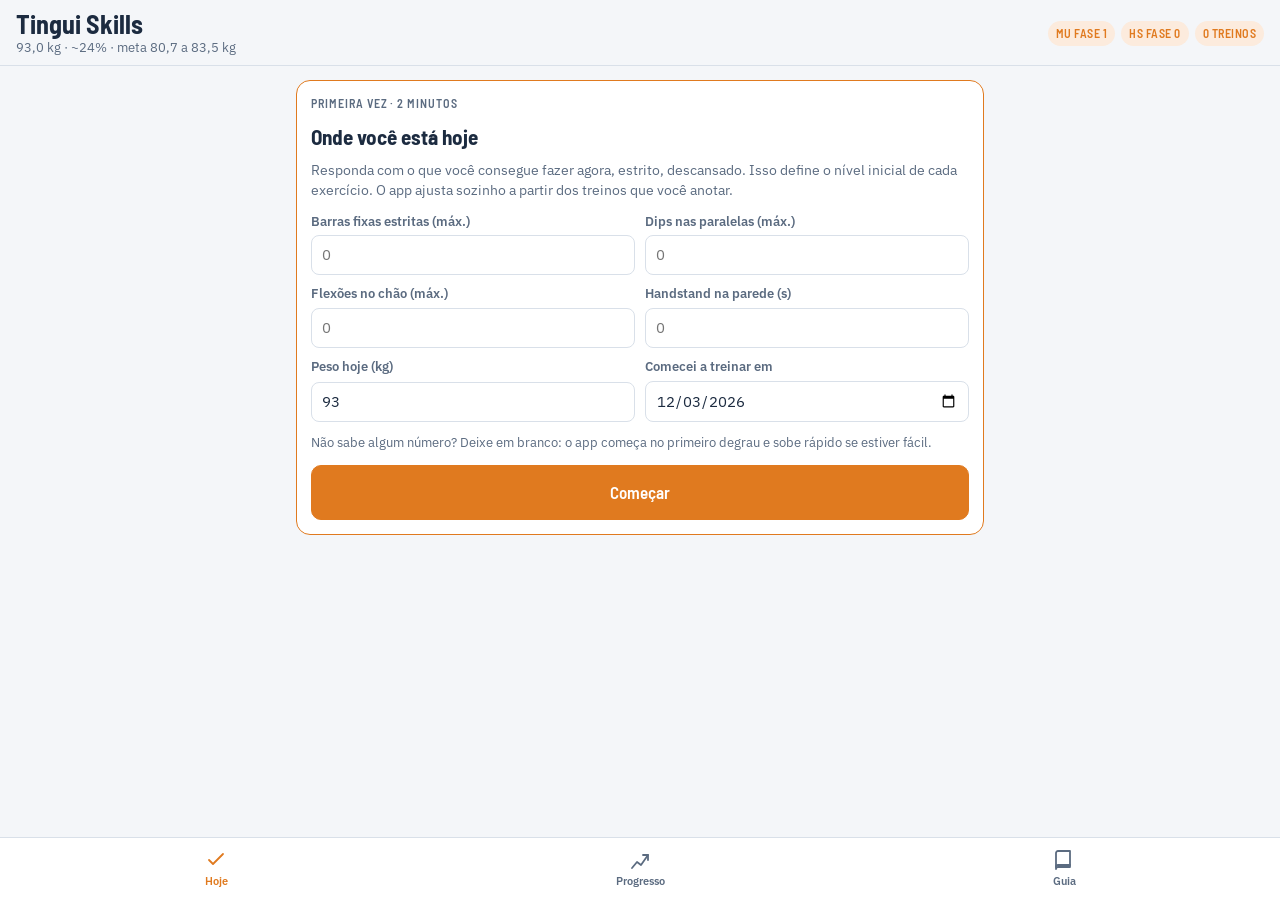
<file: treinos/app/index.html>
<!doctype html><html lang="pt-BR"><head><meta charset="utf-8"><meta name="viewport" content="width=device-width, initial-scale=1, viewport-fit=cover"><meta name="apple-mobile-web-app-capable" content="yes"></head><body><title>Tingui Skills</title>
<link rel="stylesheet" href="https://fonts.googleapis.com/css2?family=Barlow+Semi+Condensed:wght@600;700&family=IBM+Plex+Sans:wght@400;600&display=swap">
<style>
/* Layout: one-screen phone app. Sticky header, scrolling content, fixed bottom tab bar with 3 tabs. */
:root {
  --bg: #F4F6F9; --surface: #FFFFFF; --surface2: #EEF2F7;
  --ink: #1C2B40; --ink2: #93A3B8; --muted: #5B6B80; --line: #D9E0E9;
  --accent: #E07A1F; --accent-soft: #FCEBDD; --on-accent: #FFFFFF;
  --good: #2E8B57; --good-soft: #E1F2E8; --bad: #C0392B; --bad-soft: #F8E1DE; --warn: #B7791F; --warn-soft: #FBF0D9;
  --equip: #7C8794; --bench: #E3E8EF;
  --display: "Barlow Semi Condensed", "Arial Narrow", system-ui, sans-serif;
  --body: "IBM Plex Sans", system-ui, -apple-system, sans-serif;
}
@media (prefers-color-scheme: dark) { :root:not([data-theme="light"]) {
  --bg: #0F1620; --surface: #18222F; --surface2: #1F2B3A;
  --ink: #E8EDF3; --ink2: #5F7189; --muted: #A6B3C4; --line: #2A3647;
  --accent: #F08A2E; --accent-soft: #3A2A1A; --on-accent: #0F1620;
  --good: #4FBF80; --good-soft: #1B3328; --bad: #E2675A; --bad-soft: #3A2220; --warn: #D9A441; --warn-soft: #3A3120;
  --equip: #8A96A6; --bench: #2A3647; color-scheme: dark; } }
:root[data-theme="dark"] {
  --bg: #0F1620; --surface: #18222F; --surface2: #1F2B3A;
  --ink: #E8EDF3; --ink2: #5F7189; --muted: #A6B3C4; --line: #2A3647;
  --accent: #F08A2E; --accent-soft: #3A2A1A; --on-accent: #0F1620;
  --good: #4FBF80; --good-soft: #1B3328; --bad: #E2675A; --bad-soft: #3A2220; --warn: #D9A441; --warn-soft: #3A3120;
  --equip: #8A96A6; --bench: #2A3647; color-scheme: dark; }

html, body { height: 100%; }
body { margin: 0; background: var(--bg); color: var(--ink); font-family: var(--body); font-size: 15px; line-height: 1.45; -webkit-text-size-adjust: 100%; }
* { box-sizing: border-box; }
[hidden] { display: none !important; }
h1, h2, h3 { font-family: var(--display); margin: 0; text-wrap: balance; line-height: 1.1; }
h1 { font-size: 26px; font-weight: 700; }
h2 { font-size: 21px; font-weight: 700; }
h3 { font-size: 17px; font-weight: 600; }
p { margin: 0; }
button { font: inherit; color: inherit; }
input, select { font: inherit; color: var(--ink); background: var(--surface); border: 1px solid var(--line); border-radius: 8px; padding: 8px 10px; min-width: 0; width: 100%; }
input:focus, button:focus-visible, select:focus { outline: 2px solid var(--accent); outline-offset: 1px; }
.num { font-variant-numeric: tabular-nums; }

.hdr { position: sticky; top: env(safe-area-inset-top, 0px); z-index: 5; background: var(--bg); padding: 10px 16px 8px; display: flex; align-items: center; justify-content: space-between; gap: 12px; border-bottom: 1px solid var(--line); }
.hdr .sub { color: var(--muted); font-size: 13px; }
.chips { display: flex; gap: 6px; flex-wrap: wrap; justify-content: flex-end; }
.chip { font-family: var(--display); font-weight: 600; font-size: 12px; letter-spacing: .04em; text-transform: uppercase; padding: 4px 8px; border-radius: 999px; background: var(--accent-soft); color: var(--accent); white-space: nowrap; }

main { padding: 14px 16px calc(84px + env(safe-area-inset-bottom, 0px)); display: grid; gap: 14px; max-width: 720px; margin: 0 auto; }
.tab { display: grid; gap: 14px; }
.card { background: var(--surface); border: 1px solid var(--line); border-radius: 14px; padding: 14px; display: grid; gap: 10px; min-width: 0; }
.card.accent { border-color: var(--accent); }
.card.done { opacity: .72; }
.eyebrow { font-family: var(--display); font-weight: 600; font-size: 12px; letter-spacing: .08em; text-transform: uppercase; color: var(--muted); }
.muted { color: var(--muted); font-size: 14px; }
.small { font-size: 13px; }
.row { display: flex; gap: 10px; align-items: center; flex-wrap: wrap; }
.grow { flex: 1 1 auto; min-width: 0; }
.btn { border: 1px solid var(--line); background: var(--surface2); border-radius: 10px; padding: 10px 14px; font-weight: 600; cursor: pointer; }
.btn.primary { background: var(--accent); color: var(--on-accent); border-color: var(--accent); }
.btn.good { background: var(--good); color: #fff; border-color: var(--good); }
.btn.ghost { background: transparent; }
.btn.sm { padding: 6px 10px; font-size: 13px; }
.btn.big { padding: 14px; font-size: 17px; font-family: var(--display); }
.pill { display: inline-block; font-size: 12px; font-weight: 600; padding: 2px 8px; border-radius: 999px; background: var(--surface2); color: var(--muted); }
.pill.good { background: var(--good-soft); color: var(--good); }
.pill.warn { background: var(--warn-soft); color: var(--warn); }
.pill.bad { background: var(--bad-soft); color: var(--bad); }
.pill.on { background: var(--accent-soft); color: var(--accent); }

.figs { display: grid; grid-template-columns: 1fr 1fr; gap: 8px; }
.figs.three { grid-template-columns: repeat(3, 1fr); }
.figbox { background: var(--surface2); border-radius: 10px; padding: 6px 6px 8px; display: grid; gap: 4px; min-width: 0; }
.figbox .cap { font-size: 11.5px; line-height: 1.25; font-weight: 600; color: var(--muted); text-align: center; }
.figbox .cap.bad { color: var(--bad); }
.fig { width: 100%; height: auto; display: block; }

details { border-top: 1px solid var(--line); }
details:first-of-type { border-top: 0; }
summary { list-style: none; cursor: pointer; padding: 12px 0; display: flex; justify-content: space-between; align-items: center; gap: 10px; font-weight: 600; }
summary::-webkit-details-marker { display: none; }
summary::after { content: "+"; font-family: var(--display); font-size: 20px; color: var(--muted); flex: 0 0 auto; }
details[open] summary::after { content: "–"; }
.body { display: grid; gap: 10px; padding: 0 0 14px; }
ol, ul { margin: 0; padding-left: 20px; display: grid; gap: 4px; }

table { width: 100%; border-collapse: collapse; font-size: 13.5px; }
th, td { text-align: left; padding: 7px 6px; border-bottom: 1px solid var(--line); vertical-align: top; }
th { font-family: var(--display); font-weight: 600; letter-spacing: .04em; text-transform: uppercase; font-size: 12px; color: var(--muted); }
tr.hl td { background: var(--accent-soft); }
.twrap { overflow-x: auto; }

.kpis { display: grid; grid-template-columns: repeat(3, 1fr); gap: 8px; }
.kpi { background: var(--surface2); border-radius: 10px; padding: 10px; display: grid; gap: 2px; min-width: 0; }
.kpi .v { font-family: var(--display); font-weight: 700; font-size: 22px; }
.kpi .l { font-size: 11.5px; color: var(--muted); }

.timer { display: grid; justify-items: center; gap: 8px; padding: 6px 0; }
.timer .t { font-family: var(--display); font-weight: 700; font-size: 52px; letter-spacing: .02em; }
.bar { height: 8px; background: var(--surface2); border-radius: 999px; overflow: hidden; width: 100%; }
.bar i { display: block; height: 100%; background: var(--accent); width: 0; transition: width .3s; }
.bar.good i { background: var(--good); }

.sets { display: grid; grid-template-columns: repeat(var(--n, 3), 1fr); gap: 8px; }
.sets input { text-align: center; font-size: 18px; font-family: var(--display); font-weight: 600; padding: 10px 4px; }
.sets .s { display: grid; gap: 3px; justify-items: center; }
.sets .s span { font-size: 11px; color: var(--muted); font-weight: 600; letter-spacing: .04em; text-transform: uppercase; }
.lvl { display: flex; gap: 3px; }
.lvl i { flex: 1; height: 5px; border-radius: 3px; background: var(--surface2); }
.lvl i.on { background: var(--accent); }
.lvl i.cur { background: var(--ink); }

.phase { border-left: 3px solid var(--line); padding-left: 12px; display: grid; gap: 6px; }
.phase.cur { border-left-color: var(--accent); }
.phase.ok { border-left-color: var(--good); }
.phase .ph { display: flex; justify-content: space-between; gap: 8px; align-items: baseline; }
.lbl { font-size: 12.5px; color: var(--muted); font-weight: 600; letter-spacing: .03em; text-transform: uppercase; }
.crit { display: flex; gap: 8px; align-items: flex-start; font-size: 13.5px; padding: 4px 0; }
.crit input { width: 20px; height: 20px; margin: 1px 0 0; flex: 0 0 auto; accent-color: var(--good); }
.crit .auto { font-size: 11px; color: var(--muted); }
.crit.ok { color: var(--good); }

.field { display: grid; gap: 4px; }
.field label { font-size: 13px; color: var(--muted); font-weight: 600; }
.grid2 { display: grid; grid-template-columns: 1fr 1fr; gap: 10px; }
.spark { width: 100%; height: 70px; display: block; }
.cal { display: grid; grid-template-columns: repeat(7, 1fr); gap: 4px; }
.cal div { aspect-ratio: 1; border-radius: 6px; background: var(--surface2); display: grid; place-items: center; font-size: 11px; color: var(--muted); }
.cal div.on { background: var(--accent); color: var(--on-accent); font-weight: 600; }
.cal div.hs { background: var(--accent-soft); color: var(--accent); }
.cal div.today { outline: 2px solid var(--ink); }

.subtabs { display: flex; gap: 6px; background: var(--surface2); padding: 4px; border-radius: 12px; }
.subtabs button { flex: 1; border: 0; background: transparent; border-radius: 9px; padding: 8px; font-family: var(--display); font-weight: 600; font-size: 15px; cursor: pointer; color: var(--muted); }
.subtabs button.on { background: var(--surface); color: var(--ink); box-shadow: 0 1px 2px rgba(0,0,0,.08); }

nav.tabs { position: fixed; left: 0; right: 0; bottom: 0; background: var(--surface); border-top: 1px solid var(--line); display: flex; padding: 6px 4px calc(6px + env(safe-area-inset-bottom, 0px)); z-index: 10; }
nav.tabs button { flex: 1; border: 0; background: transparent; display: grid; justify-items: center; gap: 2px; padding: 4px 0; color: var(--muted); font-size: 11px; font-weight: 600; cursor: pointer; border-radius: 10px; }
nav.tabs button svg { width: 24px; height: 24px; fill: none; stroke: currentColor; stroke-width: 1.8; stroke-linecap: round; stroke-linejoin: round; }
nav.tabs button.on { color: var(--accent); }
.sw { position: sticky; top: calc(env(safe-area-inset-top, 0px) + 62px); z-index: 4; background: var(--surface); border: 1px solid var(--line); border-radius: 14px; padding: 10px 14px; display: flex; align-items: center; gap: 10px; box-shadow: 0 4px 14px rgba(0,0,0,.08); }
.sw.run { border-color: var(--accent); }
.sw .t { font-family: var(--display); font-weight: 700; font-size: 30px; letter-spacing: .02em; min-width: 92px; }
.sw .l { font-size: 11.5px; color: var(--muted); font-weight: 600; letter-spacing: .04em; text-transform: uppercase; }
.sw .ctl { display: flex; gap: 6px; margin-left: auto; }
.sw .ctl button { width: 44px; height: 44px; border-radius: 50%; border: 1px solid var(--line); background: var(--surface2); display: grid; place-items: center; cursor: pointer; }
.sw .ctl button svg { width: 20px; height: 20px; fill: currentColor; }
.sw .ctl button.play { background: var(--accent); color: var(--on-accent); border-color: var(--accent); }
.sw .ctl button.stop { background: var(--bad-soft); color: var(--bad); border-color: var(--bad-soft); }
.sw .ctl button:disabled { opacity: .35; }
.rest { position: fixed; left: 16px; right: 16px; bottom: calc(76px + env(safe-area-inset-bottom, 0px)); background: var(--ink); color: var(--bg); border-radius: 14px; padding: 10px 14px; display: flex; align-items: center; gap: 12px; z-index: 9; box-shadow: 0 6px 20px rgba(0,0,0,.25); max-width: 688px; margin: 0 auto; }
.rest .t { font-family: var(--display); font-weight: 700; font-size: 28px; }
.rest button { border: 0; background: rgba(255,255,255,.15); color: inherit; border-radius: 8px; padding: 6px 10px; font-weight: 600; }
.toast { position: fixed; left: 50%; transform: translateX(-50%); bottom: calc(90px + env(safe-area-inset-bottom, 0px)); background: var(--ink); color: var(--bg); padding: 8px 14px; border-radius: 999px; font-size: 13px; font-weight: 600; opacity: 0; transition: opacity .25s; pointer-events: none; z-index: 20; max-width: 90vw; text-align: center; }
.toast.show { opacity: 1; }
.onb { display: grid; gap: 12px; }
@media (prefers-reduced-motion: reduce) { * { transition: none !important; } }
@media (min-width: 600px) { .kpis { grid-template-columns: repeat(6, 1fr); } }
</style>

<header class="hdr">
  <div>
    <h1>Tingui Skills</h1>
    <p class="sub" id="hdrSub">Rumo ao muscle-up e ao handstand walk</p>
  </div>
  <div class="chips" id="hdrChips"></div>
</header>

<main>
  <section class="tab" id="tab-hoje"></section>
  <section class="tab" id="tab-progresso" hidden></section>
  <section class="tab" id="tab-guia" hidden></section>
</main>

<nav class="tabs" id="nav">
  <button data-tab="hoje" class="on"><svg viewBox="0 0 24 24"><path d="M5 12l4 4L19 6"/></svg>Hoje</button>
  <button data-tab="progresso"><svg viewBox="0 0 24 24"><path d="M4 20l5-6 4 3 7-10"/><path d="M15 7h5v5"/></svg>Progresso</button>
  <button data-tab="guia"><svg viewBox="0 0 24 24"><path d="M4 5a2 2 0 012-2h12v16H6a2 2 0 00-2 2z"/><path d="M4 19a2 2 0 012-2h12"/></svg>Guia</button>
</nav>
<div class="rest" id="rest" hidden><span class="grow">Descanso</span><span class="t num" id="restT">1:30</span><button id="restPlus">+30 s</button><button id="restStop">Pular</button></div>
<div class="toast" id="toast"></div>

<script>
const FIGS = {"Barra fixa": [["INÍCIO: pendurado, ombros ativos", "<svg viewBox=\"0 0 150 112\" xmlns=\"http://www.w3.org/2000/svg\" class=\"fig\" aria-hidden=\"true\"> <g transform=\"scale(1,-1) translate(0,-112)\"> <g transform=\"\"> <g transform=\"\"> <path d=\"M 4,8 L 146,8 Z\" style=\"stroke: var(--equip); stroke-linecap: butt; stroke-width: 1.2;\"/> <path d=\"M 22,8 L 22,97 Z\" style=\"stroke: var(--equip); stroke-linecap: butt; stroke-width: 2;\"/> <path d=\"M 92,8 L 92,97 Z\" style=\"stroke: var(--equip); stroke-linecap: butt; stroke-width: 2;\"/> <path d=\"M 18,97 L 96,97 Z\" style=\"stroke: var(--equip); stroke-linecap: round; stroke-width: 3;\"/> <path d=\"M 56,74 L 55.661241,84.994783 Z\" style=\"stroke: var(--ink); stroke-linecap: round; stroke-width: 3.2;\"/> <path d=\"M 55.661241,84.994783 L 56,96.99 Z\" style=\"stroke: var(--ink); stroke-linecap: round; stroke-width: 3.2;\"/> <path d=\"M 56,52 L 56,35 Z\" style=\"stroke: var(--ink); stroke-linecap: round; stroke-width: 3.2;\"/> <path d=\"M 56,35 L 56,18 Z\" style=\"stroke: var(--ink); stroke-linecap: round; stroke-width: 3.2;\"/> <path d=\"M 56,18 L 58.052121,12.361844 Z\" style=\"stroke: var(--ink); stroke-linecap: round; stroke-width: 3.2;\"/> <path d=\"M 56,52 L 56,74 Z\" style=\"stroke: var(--ink); stroke-linecap: round; stroke-width: 4.2;\"/> <circle cx=\"56.0\" cy=\"82.2\" r=\"5.2\" style=\"stroke: none; stroke-linecap: butt; stroke-width: 1; fill: var(--ink); fill-rule: evenodd;\"/> <path d=\"M 82,55 L 82,75 Z\" style=\"stroke: var(--accent); stroke-linecap: butt; stroke-width: 2;\"/> <polygon points=\"82 75, 78.8 71, 85.2 71\" style=\"stroke: none; stroke-linecap: butt; stroke-width: 1; fill: var(--accent); fill-rule: evenodd;\"/> </g> </g> </g> </svg> "], ["FIM: queixo acima da barra", "<svg viewBox=\"0 0 150 112\" xmlns=\"http://www.w3.org/2000/svg\" class=\"fig\" aria-hidden=\"true\"> <g transform=\"scale(1,-1) translate(0,-112)\"> <g transform=\"\"> <g transform=\"\"> <path d=\"M 4,8 L 146,8 Z\" style=\"stroke: var(--equip); stroke-linecap: butt; stroke-width: 1.2;\"/> <path d=\"M 22,8 L 22,97 Z\" style=\"stroke: var(--equip); stroke-linecap: butt; stroke-width: 2;\"/> <path d=\"M 92,8 L 92,97 Z\" style=\"stroke: var(--equip); stroke-linecap: butt; stroke-width: 2;\"/> <path d=\"M 18,97 L 96,97 Z\" style=\"stroke: var(--equip); stroke-linecap: round; stroke-width: 3;\"/> <path d=\"M 49.917426,90.916283 L 59.504623,85.52317 Z\" style=\"stroke: var(--ink); stroke-linecap: round; stroke-width: 3.2;\"/> <path d=\"M 59.504623,85.52317 L 56,97 Z\" style=\"stroke: var(--ink); stroke-linecap: round; stroke-width: 3.2;\"/> <path d=\"M 48,69 L 50.952019,52.258268 Z\" style=\"stroke: var(--ink); stroke-linecap: round; stroke-width: 3.2;\"/> <path d=\"M 50.952019,52.258268 L 49.470371,35.322958 Z\" style=\"stroke: var(--ink); stroke-linecap: round; stroke-width: 3.2;\"/> <path d=\"M 49.470371,35.322958 L 51.522492,29.684803 Z\" style=\"stroke: var(--ink); stroke-linecap: round; stroke-width: 3.2;\"/> <path d=\"M 48,69 L 49.917426,90.916283 Z\" style=\"stroke: var(--ink); stroke-linecap: round; stroke-width: 4.2;\"/> <circle cx=\"50.63210343097928\" cy=\"99.08507988237072\" r=\"5.2\" style=\"stroke: none; stroke-linecap: butt; stroke-width: 1; fill: var(--ink); fill-rule: evenodd;\"/> <path d=\"M 82,90 L 82,70 Z\" style=\"stroke: var(--accent); stroke-linecap: butt; stroke-width: 2;\"/> <polygon points=\"82 70, 78.8 74, 85.2 74\" style=\"stroke: none; stroke-linecap: butt; stroke-width: 1; fill: var(--accent); fill-rule: evenodd;\"/> </g> </g> </g> </svg> "]], "Remada": [["INÍCIO: braços estendidos, corpo reto", "<svg viewBox=\"0 0 150 112\" xmlns=\"http://www.w3.org/2000/svg\" class=\"fig\" aria-hidden=\"true\"> <g transform=\"scale(1,-1) translate(0,-112)\"> <g transform=\"\"> <g transform=\"\"> <path d=\"M 4,8 L 146,8 Z\" style=\"stroke: var(--equip); stroke-linecap: butt; stroke-width: 1.2;\"/> <path d=\"M 14,8 L 14,56 Z\" style=\"stroke: var(--equip); stroke-linecap: butt; stroke-width: 2;\"/> <path d=\"M 136,8 L 136,56 Z\" style=\"stroke: var(--equip); stroke-linecap: butt; stroke-width: 2;\"/> <path d=\"M 10,56 L 140,56 Z\" style=\"stroke: var(--equip); stroke-linecap: round; stroke-width: 3;\"/> <path d=\"M 47.601955,33.241345 L 46.144352,44.144344 Z\" style=\"stroke: var(--ink); stroke-linecap: round; stroke-width: 3.2;\"/> <path d=\"M 46.144352,44.144344 L 48,56 Z\" style=\"stroke: var(--ink); stroke-linecap: round; stroke-width: 3.2;\"/> <path d=\"M 68,25 L 83.762126,18.631688 Z\" style=\"stroke: var(--ink); stroke-linecap: round; stroke-width: 3.2;\"/> <path d=\"M 83.762126,18.631688 L 99.524251,12.263376 Z\" style=\"stroke: var(--ink); stroke-linecap: round; stroke-width: 3.2;\"/> <path d=\"M 99.524251,12.263376 L 102.524251,17.459528 Z\" style=\"stroke: var(--ink); stroke-linecap: round; stroke-width: 3.2;\"/> <path d=\"M 68,25 L 47.601955,33.241345 Z\" style=\"stroke: var(--ink); stroke-linecap: round; stroke-width: 4.2;\"/> <circle cx=\"39.99904759208302\" cy=\"36.313119121160554\" r=\"5.2\" style=\"stroke: none; stroke-linecap: butt; stroke-width: 1; fill: var(--ink); fill-rule: evenodd;\"/> <path d=\"M 28,30 L 28,46 Z\" style=\"stroke: var(--accent); stroke-linecap: butt; stroke-width: 2;\"/> <polygon points=\"28 46, 24.8 42, 31.2 42\" style=\"stroke: none; stroke-linecap: butt; stroke-width: 1; fill: var(--accent); fill-rule: evenodd;\"/> </g> </g> </g> </svg> "], ["FIM: peito na barra, escápulas juntas", "<svg viewBox=\"0 0 150 112\" xmlns=\"http://www.w3.org/2000/svg\" class=\"fig\" aria-hidden=\"true\"> <g transform=\"scale(1,-1) translate(0,-112)\"> <g transform=\"\"> <g transform=\"\"> <path d=\"M 4,8 L 146,8 Z\" style=\"stroke: var(--equip); stroke-linecap: butt; stroke-width: 1.2;\"/> <path d=\"M 14,8 L 14,56 Z\" style=\"stroke: var(--equip); stroke-linecap: butt; stroke-width: 2;\"/> <path d=\"M 136,8 L 136,56 Z\" style=\"stroke: var(--equip); stroke-linecap: butt; stroke-width: 2;\"/> <path d=\"M 10,56 L 140,56 Z\" style=\"stroke: var(--equip); stroke-linecap: round; stroke-width: 3;\"/> <path d=\"M 53.978655,44.118682 L 59.735043,53.492261 Z\" style=\"stroke: var(--ink); stroke-linecap: round; stroke-width: 3.2;\"/> <path d=\"M 59.735043,53.492261 L 48,56 Z\" style=\"stroke: var(--ink); stroke-linecap: round; stroke-width: 3.2;\"/> <path d=\"M 72,31.5 L 85.925585,21.749201 Z\" style=\"stroke: var(--ink); stroke-linecap: round; stroke-width: 3.2;\"/> <path d=\"M 85.925585,21.749201 L 99.85117,11.998401 Z\" style=\"stroke: var(--ink); stroke-linecap: round; stroke-width: 3.2;\"/> <path d=\"M 99.85117,11.998401 L 102.85117,17.194554 Z\" style=\"stroke: var(--ink); stroke-linecap: round; stroke-width: 3.2;\"/> <path d=\"M 72,31.5 L 53.978655,44.118682 Z\" style=\"stroke: var(--ink); stroke-linecap: round; stroke-width: 4.2;\"/> <circle cx=\"47.26160826247244\" cy=\"48.82200837780159\" r=\"5.2\" style=\"stroke: none; stroke-linecap: butt; stroke-width: 1; fill: var(--ink); fill-rule: evenodd;\"/> <path d=\"M 28,48 L 28,32 Z\" style=\"stroke: var(--accent); stroke-linecap: butt; stroke-width: 2;\"/> <polygon points=\"28 32, 24.8 36, 31.2 36\" style=\"stroke: none; stroke-linecap: butt; stroke-width: 1; fill: var(--accent); fill-rule: evenodd;\"/> </g> </g> </g> </svg> "]], "Flexão": [["INÍCIO: braços estendidos, corpo reto", "<svg viewBox=\"0 0 150 112\" xmlns=\"http://www.w3.org/2000/svg\" class=\"fig\" aria-hidden=\"true\"> <g transform=\"scale(1,-1) translate(0,-112)\"> <g transform=\"\"> <g transform=\"\"> <path d=\"M 4,8 L 146,8 Z\" style=\"stroke: var(--equip); stroke-linecap: butt; stroke-width: 1.2;\"/> <path d=\"M 59.749632,30.694019 L 62.880798,20.149077 Z\" style=\"stroke: var(--ink); stroke-linecap: round; stroke-width: 3.2;\"/> <path d=\"M 62.880798,20.149077 L 60,8.5 Z\" style=\"stroke: var(--ink); stroke-linecap: round; stroke-width: 3.2;\"/> <path d=\"M 81,25 L 97.420739,20.600076 Z\" style=\"stroke: var(--ink); stroke-linecap: round; stroke-width: 3.2;\"/> <path d=\"M 97.420739,20.600076 L 113.841478,16.200152 Z\" style=\"stroke: var(--ink); stroke-linecap: round; stroke-width: 3.2;\"/> <path d=\"M 113.841478,16.200152 L 119.841478,16.200152 Z\" style=\"stroke: var(--ink); stroke-linecap: round; stroke-width: 3.2;\"/> <path d=\"M 81,25 L 59.749632,30.694019 Z\" style=\"stroke: var(--ink); stroke-linecap: round; stroke-width: 4.2;\"/> <circle cx=\"51.82904004607014\" cy=\"32.81633516209613\" r=\"5.2\" style=\"stroke: none; stroke-linecap: butt; stroke-width: 1; fill: var(--ink); fill-rule: evenodd;\"/> <path d=\"M 40,30 L 40,16 Z\" style=\"stroke: var(--accent); stroke-linecap: butt; stroke-width: 2;\"/> <polygon points=\"40 16, 36.8 20, 43.2 20\" style=\"stroke: none; stroke-linecap: butt; stroke-width: 1; fill: var(--accent); fill-rule: evenodd;\"/> </g> </g> </g> </svg> "], ["FIM: peito quase no chão, cotovelos 45°", "<svg viewBox=\"0 0 150 112\" xmlns=\"http://www.w3.org/2000/svg\" class=\"fig\" aria-hidden=\"true\"> <g transform=\"scale(1,-1) translate(0,-112)\"> <g transform=\"\"> <g transform=\"\"> <path d=\"M 4,8 L 146,8 Z\" style=\"stroke: var(--equip); stroke-linecap: butt; stroke-width: 1.2;\"/> <path d=\"M 60.214102,19.061808 L 70.296368,14.663181 Z\" style=\"stroke: var(--ink); stroke-linecap: round; stroke-width: 3.2;\"/> <path d=\"M 70.296368,14.663181 L 60,8.5 Z\" style=\"stroke: var(--ink); stroke-linecap: round; stroke-width: 3.2;\"/> <path d=\"M 82,16 L 98.976702,15.110289 Z\" style=\"stroke: var(--ink); stroke-linecap: round; stroke-width: 3.2;\"/> <path d=\"M 98.976702,15.110289 L 115.953404,14.220577 Z\" style=\"stroke: var(--ink); stroke-linecap: round; stroke-width: 3.2;\"/> <path d=\"M 115.953404,14.220577 L 121.953404,14.220577 Z\" style=\"stroke: var(--ink); stroke-linecap: round; stroke-width: 3.2;\"/> <path d=\"M 82,16 L 60.214102,19.061808 Z\" style=\"stroke: var(--ink); stroke-linecap: round; stroke-width: 4.2;\"/> <circle cx=\"52.093904324004576\" cy=\"20.203027648993974\" r=\"5.2\" style=\"stroke: none; stroke-linecap: butt; stroke-width: 1; fill: var(--ink); fill-rule: evenodd;\"/> <path d=\"M 40,16 L 40,30 Z\" style=\"stroke: var(--accent); stroke-linecap: butt; stroke-width: 2;\"/> <polygon points=\"40 30, 36.8 26, 43.2 26\" style=\"stroke: none; stroke-linecap: butt; stroke-width: 1; fill: var(--accent); fill-rule: evenodd;\"/> </g> </g> </g> </svg> "]], "Agachamento": [["INÍCIO: em pé, pés na largura dos ombros", "<svg viewBox=\"0 0 150 112\" xmlns=\"http://www.w3.org/2000/svg\" class=\"fig\" aria-hidden=\"true\"> <g transform=\"scale(1,-1) translate(0,-112)\"> <g transform=\"\"> <g transform=\"\"> <path d=\"M 4,8 L 146,8 Z\" style=\"stroke: var(--equip); stroke-linecap: butt; stroke-width: 1.2;\"/> <path d=\"M 62,66 L 63.91013,55.167115 Z\" style=\"stroke: var(--ink); stroke-linecap: round; stroke-width: 3.2;\"/> <path d=\"M 63.91013,55.167115 L 65.993908,43.349422 Z\" style=\"stroke: var(--ink); stroke-linecap: round; stroke-width: 3.2;\"/> <path d=\"M 62,44 L 62,27 Z\" style=\"stroke: var(--ink); stroke-linecap: round; stroke-width: 3.2;\"/> <path d=\"M 62,27 L 62,10 Z\" style=\"stroke: var(--ink); stroke-linecap: round; stroke-width: 3.2;\"/> <path d=\"M 62,10 L 68,10 Z\" style=\"stroke: var(--ink); stroke-linecap: round; stroke-width: 3.2;\"/> <path d=\"M 62,44 L 62,66 Z\" style=\"stroke: var(--ink); stroke-linecap: round; stroke-width: 4.2;\"/> <circle cx=\"62.0\" cy=\"74.2\" r=\"5.2\" style=\"stroke: none; stroke-linecap: butt; stroke-width: 1; fill: var(--ink); fill-rule: evenodd;\"/> <path d=\"M 92,60 L 92,44 Z\" style=\"stroke: var(--accent); stroke-linecap: butt; stroke-width: 2;\"/> <polygon points=\"92 44, 88.8 48, 95.2 48\" style=\"stroke: none; stroke-linecap: butt; stroke-width: 1; fill: var(--accent); fill-rule: evenodd;\"/> </g> </g> </g> </svg> "], ["FIM: coxa paralela, peito alto", "<svg viewBox=\"0 0 150 112\" xmlns=\"http://www.w3.org/2000/svg\" class=\"fig\" aria-hidden=\"true\"> <g transform=\"scale(1,-1) translate(0,-112)\"> <g transform=\"\"> <g transform=\"\"> <path d=\"M 4,8 L 146,8 Z\" style=\"stroke: var(--equip); stroke-linecap: butt; stroke-width: 1.2;\"/> <path d=\"M 58.297602,46.438771 L 69.297602,46.438771 Z\" style=\"stroke: var(--ink); stroke-linecap: round; stroke-width: 3.2;\"/> <path d=\"M 69.297602,46.438771 L 81.297602,46.438771 Z\" style=\"stroke: var(--ink); stroke-linecap: round; stroke-width: 3.2;\"/> <path d=\"M 49,26.5 L 43.072367,10.566916 Z\" style=\"stroke: var(--ink); stroke-linecap: round; stroke-width: 3.2;\"/> <path d=\"M 43.072367,10.566916 L 60,9 Z\" style=\"stroke: var(--ink); stroke-linecap: round; stroke-width: 3.2;\"/> <path d=\"M 60,9 L 66,9 Z\" style=\"stroke: var(--ink); stroke-linecap: round; stroke-width: 3.2;\"/> <path d=\"M 49,26.5 L 58.297602,46.438771 Z\" style=\"stroke: var(--ink); stroke-linecap: round; stroke-width: 4.2;\"/> <circle cx=\"61.76307150456912\" cy=\"53.870495168506835\" r=\"5.2\" style=\"stroke: none; stroke-linecap: butt; stroke-width: 1; fill: var(--ink); fill-rule: evenodd;\"/> <path d=\"M 100,28 L 100,44 Z\" style=\"stroke: var(--accent); stroke-linecap: butt; stroke-width: 2;\"/> <polygon points=\"100 44, 96.8 40, 103.2 40\" style=\"stroke: none; stroke-linecap: butt; stroke-width: 1; fill: var(--accent); fill-rule: evenodd;\"/> </g> </g> </g> </svg> "]], "Afundo": [["INÍCIO: passo à frente, tronco vertical", "<svg viewBox=\"0 0 150 112\" xmlns=\"http://www.w3.org/2000/svg\" class=\"fig\" aria-hidden=\"true\"> <g transform=\"scale(1,-1) translate(0,-112)\"> <g transform=\"\"> <g transform=\"\"> <path d=\"M 4,8 L 146,8 Z\" style=\"stroke: var(--equip); stroke-linecap: butt; stroke-width: 1.2;\"/> <path d=\"M 60,44 L 54.185658,28.025225 Z\" style=\"stroke: var(--ink2); stroke-linecap: round; stroke-width: 3.2;\"/> <path d=\"M 54.185658,28.025225 L 51.233639,11.283494 Z\" style=\"stroke: var(--ink2); stroke-linecap: round; stroke-width: 3.2;\"/> <path d=\"M 51.233639,11.283494 L 57.233639,11.283494 Z\" style=\"stroke: var(--ink2); stroke-linecap: round; stroke-width: 3.2;\"/> <path d=\"M 60,66 L 61.91013,55.167115 Z\" style=\"stroke: var(--ink); stroke-linecap: round; stroke-width: 3.2;\"/> <path d=\"M 61.91013,55.167115 L 59.826352,43.349422 Z\" style=\"stroke: var(--ink); stroke-linecap: round; stroke-width: 3.2;\"/> <path d=\"M 60,44 L 65.814342,28.025225 Z\" style=\"stroke: var(--ink); stroke-linecap: round; stroke-width: 3.2;\"/> <path d=\"M 65.814342,28.025225 L 68.766361,11.283494 Z\" style=\"stroke: var(--ink); stroke-linecap: round; stroke-width: 3.2;\"/> <path d=\"M 68.766361,11.283494 L 74.766361,11.283494 Z\" style=\"stroke: var(--ink); stroke-linecap: round; stroke-width: 3.2;\"/> <path d=\"M 60,44 L 60,66 Z\" style=\"stroke: var(--ink); stroke-linecap: round; stroke-width: 4.2;\"/> <circle cx=\"60.0\" cy=\"74.2\" r=\"5.2\" style=\"stroke: none; stroke-linecap: butt; stroke-width: 1; fill: var(--ink); fill-rule: evenodd;\"/> <path d=\"M 92,60 L 92,44 Z\" style=\"stroke: var(--accent); stroke-linecap: butt; stroke-width: 2;\"/> <polygon points=\"92 44, 88.8 48, 95.2 48\" style=\"stroke: none; stroke-linecap: butt; stroke-width: 1; fill: var(--accent); fill-rule: evenodd;\"/> </g> </g> </g> </svg> "], ["FIM: dois joelhos a 90°", "<svg viewBox=\"0 0 150 112\" xmlns=\"http://www.w3.org/2000/svg\" class=\"fig\" aria-hidden=\"true\"> <g transform=\"scale(1,-1) translate(0,-112)\"> <g transform=\"\"> <g transform=\"\"> <path d=\"M 4,8 L 146,8 Z\" style=\"stroke: var(--equip); stroke-linecap: butt; stroke-width: 1.2;\"/> <path d=\"M 60,29 L 60,12 Z\" style=\"stroke: var(--ink2); stroke-linecap: round; stroke-width: 3.2;\"/> <path d=\"M 60,12 L 43,12 Z\" style=\"stroke: var(--ink2); stroke-linecap: round; stroke-width: 3.2;\"/> <path d=\"M 43,12 L 47.242641,7.757359 Z\" style=\"stroke: var(--ink2); stroke-linecap: round; stroke-width: 3.2;\"/> <path d=\"M 60,51 L 61.91013,40.167115 Z\" style=\"stroke: var(--ink); stroke-linecap: round; stroke-width: 3.2;\"/> <path d=\"M 61.91013,40.167115 L 59.826352,28.349422 Z\" style=\"stroke: var(--ink); stroke-linecap: round; stroke-width: 3.2;\"/> <path d=\"M 60,29 L 77,29 Z\" style=\"stroke: var(--ink); stroke-linecap: round; stroke-width: 3.2;\"/> <path d=\"M 77,29 L 77,12 Z\" style=\"stroke: var(--ink); stroke-linecap: round; stroke-width: 3.2;\"/> <path d=\"M 77,12 L 83,12 Z\" style=\"stroke: var(--ink); stroke-linecap: round; stroke-width: 3.2;\"/> <path d=\"M 60,29 L 60,51 Z\" style=\"stroke: var(--ink); stroke-linecap: round; stroke-width: 4.2;\"/> <circle cx=\"60.0\" cy=\"59.2\" r=\"5.2\" style=\"stroke: none; stroke-linecap: butt; stroke-width: 1; fill: var(--ink); fill-rule: evenodd;\"/> <path d=\"M 95,30 L 95,46 Z\" style=\"stroke: var(--accent); stroke-linecap: butt; stroke-width: 2;\"/> <polygon points=\"95 46, 91.8 42, 98.2 42\" style=\"stroke: none; stroke-linecap: butt; stroke-width: 1; fill: var(--accent); fill-rule: evenodd;\"/> </g> </g> </g> </svg> "]], "Dip": [["INÍCIO: braços estendidos no banco", "<svg viewBox=\"0 0 150 112\" xmlns=\"http://www.w3.org/2000/svg\" class=\"fig\" aria-hidden=\"true\"> <g transform=\"scale(1,-1) translate(0,-112)\"> <g transform=\"\"> <g transform=\"\"> <path d=\"M 4,8 L 146,8 Z\" style=\"stroke: var(--equip); stroke-linecap: butt; stroke-width: 1.2;\"/> <rect x=\"14\" y=\"8\" width=\"36\" height=\"22\" style=\"stroke: var(--equip); stroke-linecap: butt; stroke-width: 1; fill: var(--bench); fill-rule: evenodd;\"/> <path d=\"M 49.758655,54.398045 L 50.208426,43.407244 Z\" style=\"stroke: var(--ink); stroke-linecap: round; stroke-width: 3.2;\"/> <path d=\"M 50.208426,43.407244 L 49.990818,31.409217 Z\" style=\"stroke: var(--ink); stroke-linecap: round; stroke-width: 3.2;\"/> <path d=\"M 58,34 L 74.420739,29.600076 Z\" style=\"stroke: var(--ink); stroke-linecap: round; stroke-width: 3.2;\"/> <path d=\"M 74.420739,29.600076 L 77.372758,12.858344 Z\" style=\"stroke: var(--ink); stroke-linecap: round; stroke-width: 3.2;\"/> <path d=\"M 77.372758,12.858344 L 83.372758,12.858344 Z\" style=\"stroke: var(--ink); stroke-linecap: round; stroke-width: 3.2;\"/> <path d=\"M 58,34 L 49.758655,54.398045 Z\" style=\"stroke: var(--ink); stroke-linecap: round; stroke-width: 4.2;\"/> <circle cx=\"46.68688087883946\" cy=\"62.00095240791698\" r=\"5.2\" style=\"stroke: none; stroke-linecap: butt; stroke-width: 1; fill: var(--ink); fill-rule: evenodd;\"/> <path d=\"M 95,55 L 95,40 Z\" style=\"stroke: var(--accent); stroke-linecap: butt; stroke-width: 2;\"/> <polygon points=\"95 40, 91.8 44, 98.2 44\" style=\"stroke: none; stroke-linecap: butt; stroke-width: 1; fill: var(--accent); fill-rule: evenodd;\"/> </g> </g> </g> </svg> "], ["FIM: cotovelos a 90°, para trás", "<svg viewBox=\"0 0 150 112\" xmlns=\"http://www.w3.org/2000/svg\" class=\"fig\" aria-hidden=\"true\"> <g transform=\"scale(1,-1) translate(0,-112)\"> <g transform=\"\"> <g transform=\"\"> <path d=\"M 4,8 L 146,8 Z\" style=\"stroke: var(--equip); stroke-linecap: butt; stroke-width: 1.2;\"/> <rect x=\"14\" y=\"8\" width=\"36\" height=\"22\" style=\"stroke: var(--equip); stroke-linecap: butt; stroke-width: 1; fill: var(--bench); fill-rule: evenodd;\"/> <path d=\"M 51.758655,42.398045 L 60.682548,35.96655 Z\" style=\"stroke: var(--ink); stroke-linecap: round; stroke-width: 3.2;\"/> <path d=\"M 60.682548,35.96655 L 50,30.5 Z\" style=\"stroke: var(--ink); stroke-linecap: round; stroke-width: 3.2;\"/> <path d=\"M 60,22 L 77,22 Z\" style=\"stroke: var(--ink); stroke-linecap: round; stroke-width: 3.2;\"/> <path d=\"M 77,22 L 86.750799,8.074415 Z\" style=\"stroke: var(--ink); stroke-linecap: round; stroke-width: 3.2;\"/> <path d=\"M 86.750799,8.074415 L 92.750799,8.074415 Z\" style=\"stroke: var(--ink); stroke-linecap: round; stroke-width: 3.2;\"/> <path d=\"M 60,22 L 51.758655,42.398045 Z\" style=\"stroke: var(--ink); stroke-linecap: round; stroke-width: 4.2;\"/> <circle cx=\"48.68688087883946\" cy=\"50.00095240791698\" r=\"5.2\" style=\"stroke: none; stroke-linecap: butt; stroke-width: 1; fill: var(--ink); fill-rule: evenodd;\"/> <path d=\"M 95,38 L 95,54 Z\" style=\"stroke: var(--accent); stroke-linecap: butt; stroke-width: 2;\"/> <polygon points=\"95 54, 91.8 50, 98.2 50\" style=\"stroke: none; stroke-linecap: butt; stroke-width: 1; fill: var(--accent); fill-rule: evenodd;\"/> </g> </g> </g> </svg> "]], "Prancha": [["CORRETO: linha reta da cabeça ao calcanhar", "<svg viewBox=\"0 0 150 112\" xmlns=\"http://www.w3.org/2000/svg\" class=\"fig\" aria-hidden=\"true\"> <g transform=\"scale(1,-1) translate(0,-112)\"> <g transform=\"\"> <g transform=\"\"> <path d=\"M 4,8 L 146,8 Z\" style=\"stroke: var(--equip); stroke-linecap: butt; stroke-width: 1.2;\"/> <path d=\"M 52.034229,20.02026 L 52.000017,9.020313 Z\" style=\"stroke: var(--ink); stroke-linecap: round; stroke-width: 3.2;\"/> <path d=\"M 52.000017,9.020313 L 64,9 Z\" style=\"stroke: var(--ink); stroke-linecap: round; stroke-width: 3.2;\"/> <path d=\"M 73.7,16.2 L 90.441732,13.247981 Z\" style=\"stroke: var(--ink); stroke-linecap: round; stroke-width: 3.2;\"/> <path d=\"M 90.441732,13.247981 L 107.315016,11.176202 Z\" style=\"stroke: var(--ink); stroke-linecap: round; stroke-width: 3.2;\"/> <path d=\"M 107.315016,11.176202 L 113.315016,11.176202 Z\" style=\"stroke: var(--ink); stroke-linecap: round; stroke-width: 3.2;\"/> <path d=\"M 73.7,16.2 L 52.034229,20.02026 Z\" style=\"stroke: var(--ink); stroke-linecap: round; stroke-width: 4.2;\"/> <circle cx=\"43.95880585903132\" cy=\"21.444174965541293\" r=\"5.2\" style=\"stroke: none; stroke-linecap: butt; stroke-width: 1; fill: var(--ink); fill-rule: evenodd;\"/> </g> </g> </g> </svg> "], ["ERRADO: quadril caído", "<svg viewBox=\"0 0 150 112\" xmlns=\"http://www.w3.org/2000/svg\" class=\"fig\" aria-hidden=\"true\"> <g transform=\"scale(1,-1) translate(0,-112)\"> <g transform=\"\"> <g transform=\"\"> <path d=\"M 4,8 L 146,8 Z\" style=\"stroke: var(--equip); stroke-linecap: butt; stroke-width: 1.2;\"/> <path d=\"M 51.961229,19.997602 L 52,8.99767 Z\" style=\"stroke: var(--ink); stroke-linecap: round; stroke-width: 3.2;\"/> <path d=\"M 52,8.99767 L 64,9 Z\" style=\"stroke: var(--ink); stroke-linecap: round; stroke-width: 3.2;\"/> <path d=\"M 71.9,10.7 L 88.83531,12.181648 Z\" style=\"stroke: var(--ink); stroke-linecap: round; stroke-width: 3.2;\"/> <path d=\"M 88.83531,12.181648 L 105.577042,9.229629 Z\" style=\"stroke: var(--ink); stroke-linecap: round; stroke-width: 3.2;\"/> <path d=\"M 105.577042,9.229629 L 111.577042,9.229629 Z\" style=\"stroke: var(--ink); stroke-linecap: round; stroke-width: 3.2;\"/> <path d=\"M 71.9,10.7 L 51.961229,19.997602 Z\" style=\"stroke: var(--ink); stroke-linecap: round; stroke-width: 4.2;\"/> <circle cx=\"44.52950483149317\" cy=\"23.463071504569125\" r=\"5.2\" style=\"stroke: none; stroke-linecap: butt; stroke-width: 1; fill: var(--ink); fill-rule: evenodd;\"/> <path d=\"M 68,20 L 76,28 Z\" style=\"stroke: var(--bad); stroke-linecap: butt; stroke-width: 2.2;\"/> <path d=\"M 68,28 L 76,20 Z\" style=\"stroke: var(--bad); stroke-linecap: butt; stroke-width: 2.2;\"/> </g> </g> </g> </svg> "]], "Elevação": [["INÍCIO: pendurado, sem balançar", "<svg viewBox=\"0 0 150 112\" xmlns=\"http://www.w3.org/2000/svg\" class=\"fig\" aria-hidden=\"true\"> <g transform=\"scale(1,-1) translate(0,-112)\"> <g transform=\"\"> <g transform=\"\"> <path d=\"M 4,8 L 146,8 Z\" style=\"stroke: var(--equip); stroke-linecap: butt; stroke-width: 1.2;\"/> <path d=\"M 22,8 L 22,97 Z\" style=\"stroke: var(--equip); stroke-linecap: butt; stroke-width: 2;\"/> <path d=\"M 92,8 L 92,97 Z\" style=\"stroke: var(--equip); stroke-linecap: butt; stroke-width: 2;\"/> <path d=\"M 18,97 L 96,97 Z\" style=\"stroke: var(--equip); stroke-linecap: round; stroke-width: 3;\"/> <path d=\"M 56,74 L 55.661241,84.994783 Z\" style=\"stroke: var(--ink); stroke-linecap: round; stroke-width: 3.2;\"/> <path d=\"M 55.661241,84.994783 L 56,96.99 Z\" style=\"stroke: var(--ink); stroke-linecap: round; stroke-width: 3.2;\"/> <path d=\"M 56,52 L 56,35 Z\" style=\"stroke: var(--ink); stroke-linecap: round; stroke-width: 3.2;\"/> <path d=\"M 56,35 L 56,18 Z\" style=\"stroke: var(--ink); stroke-linecap: round; stroke-width: 3.2;\"/> <path d=\"M 56,18 L 58.052121,12.361844 Z\" style=\"stroke: var(--ink); stroke-linecap: round; stroke-width: 3.2;\"/> <path d=\"M 56,52 L 56,74 Z\" style=\"stroke: var(--ink); stroke-linecap: round; stroke-width: 4.2;\"/> <circle cx=\"56.0\" cy=\"82.2\" r=\"5.2\" style=\"stroke: none; stroke-linecap: butt; stroke-width: 1; fill: var(--ink); fill-rule: evenodd;\"/> <path d=\"M 84,32 L 84,50 Z\" style=\"stroke: var(--accent); stroke-linecap: butt; stroke-width: 2;\"/> <polygon points=\"84 50, 80.8 46, 87.2 46\" style=\"stroke: none; stroke-linecap: butt; stroke-width: 1; fill: var(--accent); fill-rule: evenodd;\"/> </g> </g> </g> </svg> "], ["FIM: joelhos na altura do quadril", "<svg viewBox=\"0 0 150 112\" xmlns=\"http://www.w3.org/2000/svg\" class=\"fig\" aria-hidden=\"true\"> <g transform=\"scale(1,-1) translate(0,-112)\"> <g transform=\"\"> <g transform=\"\"> <path d=\"M 4,8 L 146,8 Z\" style=\"stroke: var(--equip); stroke-linecap: butt; stroke-width: 1.2;\"/> <path d=\"M 22,8 L 22,97 Z\" style=\"stroke: var(--equip); stroke-linecap: butt; stroke-width: 2;\"/> <path d=\"M 92,8 L 92,97 Z\" style=\"stroke: var(--equip); stroke-linecap: butt; stroke-width: 2;\"/> <path d=\"M 18,97 L 96,97 Z\" style=\"stroke: var(--equip); stroke-linecap: round; stroke-width: 3;\"/> <path d=\"M 52.082574,75.916283 L 49.860481,86.689505 Z\" style=\"stroke: var(--ink); stroke-linecap: round; stroke-width: 3.2;\"/> <path d=\"M 49.860481,86.689505 L 56,97 Z\" style=\"stroke: var(--ink); stroke-linecap: round; stroke-width: 3.2;\"/> <path d=\"M 54,54 L 70.741732,56.952019 Z\" style=\"stroke: var(--ink); stroke-linecap: round; stroke-width: 3.2;\"/> <path d=\"M 70.741732,56.952019 L 70.741732,39.952019 Z\" style=\"stroke: var(--ink); stroke-linecap: round; stroke-width: 3.2;\"/> <path d=\"M 70.741732,39.952019 L 73.741732,34.755867 Z\" style=\"stroke: var(--ink); stroke-linecap: round; stroke-width: 3.2;\"/> <path d=\"M 54,54 L 52.082574,75.916283 Z\" style=\"stroke: var(--ink); stroke-linecap: round; stroke-width: 4.2;\"/> <circle cx=\"51.36789656902072\" cy=\"84.08507988237072\" r=\"5.2\" style=\"stroke: none; stroke-linecap: butt; stroke-width: 1; fill: var(--ink); fill-rule: evenodd;\"/> <path d=\"M 86,40 L 86,56 Z\" style=\"stroke: var(--accent); stroke-linecap: butt; stroke-width: 2;\"/> <polygon points=\"86 56, 82.8 52, 89.2 52\" style=\"stroke: none; stroke-linecap: butt; stroke-width: 1; fill: var(--accent); fill-rule: evenodd;\"/> </g> </g> </g> </svg> "]], "Ponte": [["INÍCIO: deitado, pés perto do glúteo", "<svg viewBox=\"0 0 150 112\" xmlns=\"http://www.w3.org/2000/svg\" class=\"fig\" aria-hidden=\"true\"> <g transform=\"scale(1,-1) translate(0,-112)\"> <g transform=\"\"> <g transform=\"\"> <path d=\"M 4,8 L 146,8 Z\" style=\"stroke: var(--equip); stroke-linecap: butt; stroke-width: 1.2;\"/> <path d=\"M 35,11 L 45.892949,9.469096 Z\" style=\"stroke: var(--ink); stroke-linecap: round; stroke-width: 3.2;\"/> <path d=\"M 45.892949,9.469096 L 57.892949,9.469096 Z\" style=\"stroke: var(--ink); stroke-linecap: round; stroke-width: 3.2;\"/> <path d=\"M 57,11 L 65.5,25.722432 Z\" style=\"stroke: var(--ink); stroke-linecap: round; stroke-width: 3.2;\"/> <path d=\"M 65.5,25.722432 L 68.452019,8.9807 Z\" style=\"stroke: var(--ink); stroke-linecap: round; stroke-width: 3.2;\"/> <path d=\"M 68.452019,8.9807 L 74.452019,8.9807 Z\" style=\"stroke: var(--ink); stroke-linecap: round; stroke-width: 3.2;\"/> <path d=\"M 57,11 L 35,11 Z\" style=\"stroke: var(--ink); stroke-linecap: round; stroke-width: 4.2;\"/> <circle cx=\"26.8\" cy=\"11.000000000000005\" r=\"5.2\" style=\"stroke: none; stroke-linecap: butt; stroke-width: 1; fill: var(--ink); fill-rule: evenodd;\"/> <path d=\"M 57,30 L 57,44 Z\" style=\"stroke: var(--accent); stroke-linecap: butt; stroke-width: 2;\"/> <polygon points=\"57 44, 53.8 40, 60.2 40\" style=\"stroke: none; stroke-linecap: butt; stroke-width: 1; fill: var(--accent); fill-rule: evenodd;\"/> </g> </g> </g> </svg> "], ["FIM: linha reta dos joelhos aos ombros", "<svg viewBox=\"0 0 150 112\" xmlns=\"http://www.w3.org/2000/svg\" class=\"fig\" aria-hidden=\"true\"> <g transform=\"scale(1,-1) translate(0,-112)\"> <g transform=\"\"> <g transform=\"\"> <path d=\"M 4,8 L 146,8 Z\" style=\"stroke: var(--equip); stroke-linecap: butt; stroke-width: 1.2;\"/> <path d=\"M 34.861229,11.202398 L 45.694114,9.292268 Z\" style=\"stroke: var(--ink); stroke-linecap: round; stroke-width: 3.2;\"/> <path d=\"M 45.694114,9.292268 L 57.694114,9.292268 Z\" style=\"stroke: var(--ink); stroke-linecap: round; stroke-width: 3.2;\"/> <path d=\"M 54.8,20.5 L 70.131153,27.845458 Z\" style=\"stroke: var(--ink); stroke-linecap: round; stroke-width: 3.2;\"/> <path d=\"M 70.131153,27.845458 L 68.70863,10.905079 Z\" style=\"stroke: var(--ink); stroke-linecap: round; stroke-width: 3.2;\"/> <path d=\"M 68.70863,10.905079 L 74.70863,10.905079 Z\" style=\"stroke: var(--ink); stroke-linecap: round; stroke-width: 3.2;\"/> <path d=\"M 54.8,20.5 L 34.861229,11.202398 Z\" style=\"stroke: var(--ink); stroke-linecap: round; stroke-width: 4.2;\"/> <circle cx=\"27.429504831493166\" cy=\"7.736928495430883\" r=\"5.2\" style=\"stroke: none; stroke-linecap: butt; stroke-width: 1; fill: var(--ink); fill-rule: evenodd;\"/> <path d=\"M 54.8,30 L 54.8,44 Z\" style=\"stroke: var(--accent); stroke-linecap: butt; stroke-width: 2;\"/> <polygon points=\"54.8 44, 51.6 40, 58 40\" style=\"stroke: none; stroke-linecap: butt; stroke-width: 1; fill: var(--accent); fill-rule: evenodd;\"/> </g> </g> </g> </svg> "]], "Superman": [["INÍCIO: deitado de bruços", "<svg viewBox=\"0 0 150 112\" xmlns=\"http://www.w3.org/2000/svg\" class=\"fig\" aria-hidden=\"true\"> <g transform=\"scale(1,-1) translate(0,-112)\"> <g transform=\"\"> <g transform=\"\"> <path d=\"M 4,8 L 146,8 Z\" style=\"stroke: var(--equip); stroke-linecap: butt; stroke-width: 1.2;\"/> <path d=\"M 40,11 L 29,11 Z\" style=\"stroke: var(--ink); stroke-linecap: round; stroke-width: 3.2;\"/> <path d=\"M 29,11 L 17,11 Z\" style=\"stroke: var(--ink); stroke-linecap: round; stroke-width: 3.2;\"/> <path d=\"M 62,11 L 79,11 Z\" style=\"stroke: var(--ink); stroke-linecap: round; stroke-width: 3.2;\"/> <path d=\"M 79,11 L 96,11 Z\" style=\"stroke: var(--ink); stroke-linecap: round; stroke-width: 3.2;\"/> <path d=\"M 96,11 L 102,11 Z\" style=\"stroke: var(--ink); stroke-linecap: round; stroke-width: 3.2;\"/> <path d=\"M 62,11 L 40,11 Z\" style=\"stroke: var(--ink); stroke-linecap: round; stroke-width: 4.2;\"/> <circle cx=\"31.8\" cy=\"11.000000000000005\" r=\"5.2\" style=\"stroke: none; stroke-linecap: butt; stroke-width: 1; fill: var(--ink); fill-rule: evenodd;\"/> <path d=\"M 25,20 L 25,32 Z\" style=\"stroke: var(--accent); stroke-linecap: butt; stroke-width: 2;\"/> <polygon points=\"25 32, 21.8 28, 28.2 28\" style=\"stroke: none; stroke-linecap: butt; stroke-width: 1; fill: var(--accent); fill-rule: evenodd;\"/> <path d=\"M 95,20 L 95,32 Z\" style=\"stroke: var(--accent); stroke-linecap: butt; stroke-width: 2;\"/> <polygon points=\"95 32, 91.8 28, 98.2 28\" style=\"stroke: none; stroke-linecap: butt; stroke-width: 1; fill: var(--accent); fill-rule: evenodd;\"/> </g> </g> </g> </svg> "], ["FIM: braços, peito e pernas elevados", "<svg viewBox=\"0 0 150 112\" xmlns=\"http://www.w3.org/2000/svg\" class=\"fig\" aria-hidden=\"true\"> <g transform=\"scale(1,-1) translate(0,-112)\"> <g transform=\"\"> <g transform=\"\"> <path d=\"M 4,8 L 146,8 Z\" style=\"stroke: var(--equip); stroke-linecap: butt; stroke-width: 1.2;\"/> <path d=\"M 40.749632,17.694019 L 30.413013,21.456241 Z\" style=\"stroke: var(--ink); stroke-linecap: round; stroke-width: 3.2;\"/> <path d=\"M 30.413013,21.456241 L 19.136702,25.560482 Z\" style=\"stroke: var(--ink); stroke-linecap: round; stroke-width: 3.2;\"/> <path d=\"M 62,12 L 78.628509,15.534499 Z\" style=\"stroke: var(--ink); stroke-linecap: round; stroke-width: 3.2;\"/> <path d=\"M 78.628509,15.534499 L 95.257018,19.068997 Z\" style=\"stroke: var(--ink); stroke-linecap: round; stroke-width: 3.2;\"/> <path d=\"M 95.257018,19.068997 L 101.257018,19.068997 Z\" style=\"stroke: var(--ink); stroke-linecap: round; stroke-width: 3.2;\"/> <path d=\"M 62,12 L 40.749632,17.694019 Z\" style=\"stroke: var(--ink); stroke-linecap: round; stroke-width: 4.2;\"/> <circle cx=\"32.82904004607014\" cy=\"19.816335162096134\" r=\"5.2\" style=\"stroke: none; stroke-linecap: butt; stroke-width: 1; fill: var(--ink); fill-rule: evenodd;\"/> <path d=\"M 25,34 L 25,46 Z\" style=\"stroke: var(--accent); stroke-linecap: butt; stroke-width: 2;\"/> <polygon points=\"25 46, 21.8 42, 28.2 42\" style=\"stroke: none; stroke-linecap: butt; stroke-width: 1; fill: var(--accent); fill-rule: evenodd;\"/> <path d=\"M 95,34 L 95,46 Z\" style=\"stroke: var(--accent); stroke-linecap: butt; stroke-width: 2;\"/> <polygon points=\"95 46, 91.8 42, 98.2 42\" style=\"stroke: none; stroke-linecap: butt; stroke-width: 1; fill: var(--accent); fill-rule: evenodd;\"/> </g> </g> </g> </svg> "]], "_muscleup": [["1. Puxada explosiva até o peito", "<svg viewBox=\"0 0 150 135\" xmlns=\"http://www.w3.org/2000/svg\" class=\"fig\" aria-hidden=\"true\"> <g transform=\"scale(1,-1) translate(0,-135)\"> <g transform=\"\"> <g transform=\"\"> <path d=\"M 4,8 L 146,8 Z\" style=\"stroke: var(--equip); stroke-linecap: butt; stroke-width: 1.2;\"/> <path d=\"M 22,8 L 22,85 Z\" style=\"stroke: var(--equip); stroke-linecap: butt; stroke-width: 2;\"/> <path d=\"M 92,8 L 92,85 Z\" style=\"stroke: var(--equip); stroke-linecap: butt; stroke-width: 2;\"/> <path d=\"M 18,85 L 96,85 Z\" style=\"stroke: var(--equip); stroke-linecap: round; stroke-width: 3;\"/> <path d=\"M 48.917426,84.916283 L 50.963257,74.108204 Z\" style=\"stroke: var(--ink); stroke-linecap: round; stroke-width: 3.2;\"/> <path d=\"M 50.963257,74.108204 L 56,85 Z\" style=\"stroke: var(--ink); stroke-linecap: round; stroke-width: 3.2;\"/> <path d=\"M 47,63 L 48.481648,46.06469 Z\" style=\"stroke: var(--ink); stroke-linecap: round; stroke-width: 3.2;\"/> <path d=\"M 48.481648,46.06469 L 47,29.12938 Z\" style=\"stroke: var(--ink); stroke-linecap: round; stroke-width: 3.2;\"/> <path d=\"M 47,29.12938 L 49.052121,23.491225 Z\" style=\"stroke: var(--ink); stroke-linecap: round; stroke-width: 3.2;\"/> <path d=\"M 47,63 L 48.917426,84.916283 Z\" style=\"stroke: var(--ink); stroke-linecap: round; stroke-width: 4.2;\"/> <circle cx=\"49.63210343097928\" cy=\"93.08507988237072\" r=\"5.2\" style=\"stroke: none; stroke-linecap: butt; stroke-width: 1; fill: var(--ink); fill-rule: evenodd;\"/> <path d=\"M 86,60 L 86,80 Z\" style=\"stroke: var(--accent); stroke-linecap: butt; stroke-width: 2;\"/> <polygon points=\"86 80, 82.8 76, 89.2 76\" style=\"stroke: none; stroke-linecap: butt; stroke-width: 1; fill: var(--accent); fill-rule: evenodd;\"/> </g> </g> </g> </svg> "], ["2. Transição: punhos giram, peito sobre a barra", "<svg viewBox=\"0 0 150 135\" xmlns=\"http://www.w3.org/2000/svg\" class=\"fig\" aria-hidden=\"true\"> <g transform=\"scale(1,-1) translate(0,-135)\"> <g transform=\"\"> <g transform=\"\"> <path d=\"M 4,8 L 146,8 Z\" style=\"stroke: var(--equip); stroke-linecap: butt; stroke-width: 1.2;\"/> <path d=\"M 22,8 L 22,85 Z\" style=\"stroke: var(--equip); stroke-linecap: butt; stroke-width: 2;\"/> <path d=\"M 92,8 L 92,85 Z\" style=\"stroke: var(--equip); stroke-linecap: butt; stroke-width: 2;\"/> <path d=\"M 18,85 L 96,85 Z\" style=\"stroke: var(--equip); stroke-linecap: round; stroke-width: 3;\"/> <path d=\"M 57.798374,92.923243 L 46.800535,92.705183 Z\" style=\"stroke: var(--ink); stroke-linecap: round; stroke-width: 3.2;\"/> <path d=\"M 46.800535,92.705183 L 56,85 Z\" style=\"stroke: var(--ink); stroke-linecap: round; stroke-width: 3.2;\"/> <path d=\"M 51,72 L 53.952019,55.258268 Z\" style=\"stroke: var(--ink); stroke-linecap: round; stroke-width: 3.2;\"/> <path d=\"M 53.952019,55.258268 L 52.470371,38.322958 Z\" style=\"stroke: var(--ink); stroke-linecap: round; stroke-width: 3.2;\"/> <path d=\"M 52.470371,38.322958 L 54.522492,32.684803 Z\" style=\"stroke: var(--ink); stroke-linecap: round; stroke-width: 3.2;\"/> <path d=\"M 51,72 L 57.798374,92.923243 Z\" style=\"stroke: var(--ink); stroke-linecap: round; stroke-width: 4.2;\"/> <circle cx=\"60.33231323012342\" cy=\"100.72190679211364\" r=\"5.2\" style=\"stroke: none; stroke-linecap: butt; stroke-width: 1; fill: var(--ink); fill-rule: evenodd;\"/> <path d=\"M 86,85 L 86,100 Z\" style=\"stroke: var(--accent); stroke-linecap: butt; stroke-width: 2;\"/> <polygon points=\"86 100, 82.8 96, 89.2 96\" style=\"stroke: none; stroke-linecap: butt; stroke-width: 1; fill: var(--accent); fill-rule: evenodd;\"/> </g> </g> </g> </svg> "], ["3. Dip na barra reta até estender", "<svg viewBox=\"0 0 150 135\" xmlns=\"http://www.w3.org/2000/svg\" class=\"fig\" aria-hidden=\"true\"> <g transform=\"scale(1,-1) translate(0,-135)\"> <g transform=\"\"> <g transform=\"\"> <path d=\"M 4,8 L 146,8 Z\" style=\"stroke: var(--equip); stroke-linecap: butt; stroke-width: 1.2;\"/> <path d=\"M 22,8 L 22,85 Z\" style=\"stroke: var(--equip); stroke-linecap: butt; stroke-width: 2;\"/> <path d=\"M 92,8 L 92,85 Z\" style=\"stroke: var(--equip); stroke-linecap: butt; stroke-width: 2;\"/> <path d=\"M 18,85 L 96,85 Z\" style=\"stroke: var(--equip); stroke-linecap: round; stroke-width: 3;\"/> <path d=\"M 56,107 L 59.350635,96.522727 Z\" style=\"stroke: var(--ink); stroke-linecap: round; stroke-width: 3.2;\"/> <path d=\"M 59.350635,96.522727 L 56,85 Z\" style=\"stroke: var(--ink); stroke-linecap: round; stroke-width: 3.2;\"/> <path d=\"M 56,85 L 56,68 Z\" style=\"stroke: var(--ink); stroke-linecap: round; stroke-width: 3.2;\"/> <path d=\"M 56,68 L 56,51 Z\" style=\"stroke: var(--ink); stroke-linecap: round; stroke-width: 3.2;\"/> <path d=\"M 56,51 L 58.052121,45.361844 Z\" style=\"stroke: var(--ink); stroke-linecap: round; stroke-width: 3.2;\"/> <path d=\"M 56,85 L 56,107 Z\" style=\"stroke: var(--ink); stroke-linecap: round; stroke-width: 4.2;\"/> <circle cx=\"56.0\" cy=\"115.2\" r=\"5.2\" style=\"stroke: none; stroke-linecap: butt; stroke-width: 1; fill: var(--ink); fill-rule: evenodd;\"/> <path d=\"M 86,95 L 86,112 Z\" style=\"stroke: var(--accent); stroke-linecap: butt; stroke-width: 2;\"/> <polygon points=\"86 112, 82.8 108, 89.2 108\" style=\"stroke: none; stroke-linecap: butt; stroke-width: 1; fill: var(--accent); fill-rule: evenodd;\"/> </g> </g> </g> </svg> "]], "_handstand": [["1. Parede, peito para a parede: 60 s", "<svg viewBox=\"0 0 150 112\" xmlns=\"http://www.w3.org/2000/svg\" class=\"fig\" aria-hidden=\"true\"> <g transform=\"scale(1,-1) translate(0,-112)\"> <g transform=\"\"> <g transform=\"\"> <path d=\"M 4,8 L 146,8 Z\" style=\"stroke: var(--equip); stroke-linecap: butt; stroke-width: 1.2;\"/> <path d=\"M 66,8 L 66,100 Z\" style=\"stroke: var(--equip); stroke-linecap: butt; stroke-width: 3;\"/> <path d=\"M 60,31 L 60,20 Z\" style=\"stroke: var(--ink); stroke-linecap: round; stroke-width: 3.2;\"/> <path d=\"M 60,20 L 60,8 Z\" style=\"stroke: var(--ink); stroke-linecap: round; stroke-width: 3.2;\"/> <path d=\"M 60,53 L 60.593291,69.989644 Z\" style=\"stroke: var(--ink); stroke-linecap: round; stroke-width: 3.2;\"/> <path d=\"M 60.593291,69.989644 L 61.186583,86.979288 Z\" style=\"stroke: var(--ink); stroke-linecap: round; stroke-width: 3.2;\"/> <path d=\"M 61.186583,86.979288 L 66.824739,89.031409 Z\" style=\"stroke: var(--ink); stroke-linecap: round; stroke-width: 3.2;\"/> <path d=\"M 60,53 L 60,31 Z\" style=\"stroke: var(--ink); stroke-linecap: round; stroke-width: 4.2;\"/> <circle cx=\"60.0\" cy=\"22.8\" r=\"5.2\" style=\"stroke: none; stroke-linecap: butt; stroke-width: 1; fill: var(--ink); fill-rule: evenodd;\"/> </g> </g> </g> </svg> "], ["2. Entrada com chute, parede de segurança", "<svg viewBox=\"0 0 150 112\" xmlns=\"http://www.w3.org/2000/svg\" class=\"fig\" aria-hidden=\"true\"> <g transform=\"scale(1,-1) translate(0,-112)\"> <g transform=\"\"> <g transform=\"\"> <path d=\"M 4,8 L 146,8 Z\" style=\"stroke: var(--equip); stroke-linecap: butt; stroke-width: 1.2;\"/> <path d=\"M 80,8 L 80,100 Z\" style=\"stroke: var(--equip); stroke-linecap: butt; stroke-width: 3;\"/> <path d=\"M 52,40 L 46.185658,55.974775 Z\" style=\"stroke: var(--ink2); stroke-linecap: round; stroke-width: 3.2;\"/> <path d=\"M 46.185658,55.974775 L 43.233639,72.716506 Z\" style=\"stroke: var(--ink2); stroke-linecap: round; stroke-width: 3.2;\"/> <path d=\"M 43.233639,72.716506 L 48.871794,74.768627 Z\" style=\"stroke: var(--ink2); stroke-linecap: round; stroke-width: 3.2;\"/> <path d=\"M 63,20.947441 L 52.978281,16.412559 Z\" style=\"stroke: var(--ink); stroke-linecap: round; stroke-width: 3.2;\"/> <path d=\"M 52.978281,16.412559 L 62,8.5 Z\" style=\"stroke: var(--ink); stroke-linecap: round; stroke-width: 3.2;\"/> <path d=\"M 52,40 L 60.5,25.277568 Z\" style=\"stroke: var(--ink); stroke-linecap: round; stroke-width: 3.2;\"/> <path d=\"M 60.5,25.277568 L 69,10.555136 Z\" style=\"stroke: var(--ink); stroke-linecap: round; stroke-width: 3.2;\"/> <path d=\"M 69,10.555136 L 75,10.555136 Z\" style=\"stroke: var(--ink); stroke-linecap: round; stroke-width: 3.2;\"/> <path d=\"M 52,40 L 63,20.947441 Z\" style=\"stroke: var(--ink); stroke-linecap: round; stroke-width: 4.2;\"/> <circle cx=\"67.1\" cy=\"13.846032805709955\" r=\"5.2\" style=\"stroke: none; stroke-linecap: butt; stroke-width: 1; fill: var(--ink); fill-rule: evenodd;\"/> <path d=\"M 30,30 L 30,50 Z\" style=\"stroke: var(--accent); stroke-linecap: butt; stroke-width: 2;\"/> <polygon points=\"30 50, 26.8 46, 33.2 46\" style=\"stroke: none; stroke-linecap: butt; stroke-width: 1; fill: var(--accent); fill-rule: evenodd;\"/> </g> </g> </g> </svg> "], ["3. Livre: 30 s em linha reta", "<svg viewBox=\"0 0 150 112\" xmlns=\"http://www.w3.org/2000/svg\" class=\"fig\" aria-hidden=\"true\"> <g transform=\"scale(1,-1) translate(0,-112)\"> <g transform=\"\"> <g transform=\"\"> <path d=\"M 4,8 L 146,8 Z\" style=\"stroke: var(--equip); stroke-linecap: butt; stroke-width: 1.2;\"/> <path d=\"M 60,31 L 60,20 Z\" style=\"stroke: var(--ink); stroke-linecap: round; stroke-width: 3.2;\"/> <path d=\"M 60,20 L 60,8 Z\" style=\"stroke: var(--ink); stroke-linecap: round; stroke-width: 3.2;\"/> <path d=\"M 60,53 L 60,70 Z\" style=\"stroke: var(--ink); stroke-linecap: round; stroke-width: 3.2;\"/> <path d=\"M 60,70 L 60,87 Z\" style=\"stroke: var(--ink); stroke-linecap: round; stroke-width: 3.2;\"/> <path d=\"M 60,87 L 65.638156,89.052121 Z\" style=\"stroke: var(--ink); stroke-linecap: round; stroke-width: 3.2;\"/> <path d=\"M 60,53 L 60,31 Z\" style=\"stroke: var(--ink); stroke-linecap: round; stroke-width: 4.2;\"/> <circle cx=\"60.0\" cy=\"22.8\" r=\"5.2\" style=\"stroke: none; stroke-linecap: butt; stroke-width: 1; fill: var(--ink); fill-rule: evenodd;\"/> <text x=\"0.345947265625\" y=\"100\" style=\"font-family: DV; font-size: 5.5px;fill: var(--ink); stroke:none;\" transform=\"translate(0,200) scale(1,-1)\">hollow: costelas fechadas, glúteo contraído</text> </g> </g> </g> </svg> "], ["4. Caminhada: transferir peso e dar o passo", "<svg viewBox=\"0 0 150 112\" xmlns=\"http://www.w3.org/2000/svg\" class=\"fig\" aria-hidden=\"true\"> <g transform=\"scale(1,-1) translate(0,-112)\"> <g transform=\"\"> <g transform=\"\"> <path d=\"M 4,8 L 146,8 Z\" style=\"stroke: var(--equip); stroke-linecap: butt; stroke-width: 1.2;\"/> <path d=\"M 64.299626,31.120518 L 63.340913,20.162377 Z\" style=\"stroke: var(--ink2); stroke-linecap: round; stroke-width: 3.2;\"/> <path d=\"M 63.340913,20.162377 L 62.295044,8.20804 Z\" style=\"stroke: var(--ink2); stroke-linecap: round; stroke-width: 3.2;\"/> <path d=\"M 62,53 L 61.406709,69.989644 Z\" style=\"stroke: var(--ink2); stroke-linecap: round; stroke-width: 3.2;\"/> <path d=\"M 61.406709,69.989644 L 62,86.979288 Z\" style=\"stroke: var(--ink2); stroke-linecap: round; stroke-width: 3.2;\"/> <path d=\"M 62,86.979288 L 67.638156,89.031409 Z\" style=\"stroke: var(--ink2); stroke-linecap: round; stroke-width: 3.2;\"/> <path d=\"M 64.299626,31.120518 L 68.944236,21.149179 Z\" style=\"stroke: var(--ink); stroke-linecap: round; stroke-width: 3.2;\"/> <path d=\"M 68.944236,21.149179 L 73.36046,9.991358 Z\" style=\"stroke: var(--ink); stroke-linecap: round; stroke-width: 3.2;\"/> <path d=\"M 62,53 L 63.481648,69.93531 Z\" style=\"stroke: var(--ink); stroke-linecap: round; stroke-width: 3.2;\"/> <path d=\"M 63.481648,69.93531 L 62,86.87062 Z\" style=\"stroke: var(--ink); stroke-linecap: round; stroke-width: 3.2;\"/> <path d=\"M 62,86.87062 L 67.638156,88.922741 Z\" style=\"stroke: var(--ink); stroke-linecap: round; stroke-width: 3.2;\"/> <path d=\"M 62,53 L 64.299626,31.120518 Z\" style=\"stroke: var(--ink); stroke-linecap: round; stroke-width: 4.2;\"/> <circle cx=\"65.15675959068314\" cy=\"22.965438759878147\" r=\"5.2\" style=\"stroke: none; stroke-linecap: butt; stroke-width: 1; fill: var(--ink); fill-rule: evenodd;\"/> <path d=\"M 80,4 L 96,4 Z\" style=\"stroke: var(--accent); stroke-linecap: butt; stroke-width: 2;\"/> <polygon points=\"98 4, 94 7, 94 1\" style=\"stroke: none; stroke-linecap: butt; stroke-width: 1; fill: var(--accent); fill-rule: evenodd;\"/> </g> </g> </g> </svg> "]]};

// ---------------------------------------------------------------- exercise library
// Each exercise has an ordered ladder of progressions. A progression: name, sets, min, max, unit (reps|s), note.
// Rule: all sets >= max in 2 sessions -> next level. All sets < min -> previous level.
const LIB = {
  pull: { name: "Puxar vertical (barra)", fig: "Barra fixa", rest: 120, ladder: [
    { n: "Pendurado ativo", sets: 3, min: 10, max: 30, unit: "s", note: "Ombros longe das orelhas. Conte os segundos." },
    { n: "Escapular pull", sets: 3, min: 5, max: 10, unit: "reps", note: "Pendurado, sobe e desce só as escápulas, cotovelos retos." },
    { n: "Negativas lentas", sets: 3, min: 3, max: 5, unit: "reps", note: "Suba com salto, desça em 3 a 5 s. Barra de ferro." },
    { n: "Barra com pé no apoio", sets: 3, min: 5, max: 8, unit: "reps", note: "Um pé no banco ou na barra baixa ajudando o mínimo possível." },
    { n: "Barra estrita", sets: 4, min: 3, max: 8, unit: "reps", note: "Queixo acima da barra, descida completa, sem balanço." },
    { n: "Barra com mochila", sets: 5, min: 3, max: 5, unit: "reps", note: "Mochila com livros ou garrafas. Suba no máximo 2,5 kg por semana. Falhar na 6ª." },
    { n: "Chest-to-bar", sets: 4, min: 3, max: 5, unit: "reps", note: "Barra toca o peito. Puxe o cotovelo para trás." },
    { n: "Barra explosiva", sets: 5, min: 3, max: 3, unit: "reps", note: "Puxe o mais rápido possível. Meta: barra no peito baixo, depois no umbigo." },
    { n: "Negativa de muscle-up", sets: 3, min: 3, max: 3, unit: "reps", note: "Suba por cima com salto, desça o dip, passe a transição com cotovelos colados, termine como negativa. 5 s." },
    { n: "Muscle-up com faixa", sets: 5, min: 2, max: 3, unit: "reps", note: "Faixa na barra, pé ou joelho nela. Afine a faixa a cada 2 semanas de sucesso." },
    { n: "Muscle-up", sets: 5, min: 1, max: 2, unit: "reps", note: "Estrito, sem kip. Nunca mais de 5 tentativas máximas." } ] },
  row: { name: "Remada australiana", fig: "Remada", rest: 90, ladder: [
    { n: "Remada a 45 graus", sets: 3, min: 8, max: 12, unit: "reps", note: "Barra baixa, corpo inclinado. Peito na barra, 1 s em cima." },
    { n: "Remada paralela ao chão", sets: 3, min: 8, max: 12, unit: "reps", note: "Corpo reto, calcanhares no chão." },
    { n: "Remada com pés elevados", sets: 3, min: 8, max: 12, unit: "reps", note: "Pés no banco." },
    { n: "Remada com pausa de 2 s", sets: 3, min: 8, max: 12, unit: "reps", note: "Pés elevados, 2 s com o peito na barra." },
    { n: "Remada com mochila", sets: 4, min: 6, max: 10, unit: "reps", note: "Mochila nas costas, pés elevados." } ] },
  push: { name: "Empurrar horizontal e ombro", fig: "Flexão", rest: 90, ladder: [
    { n: "Flexão no chão", sets: 3, min: 8, max: 15, unit: "reps", note: "Cotovelos a 45 graus, peito quase no chão." },
    { n: "Flexão com pés elevados", sets: 3, min: 8, max: 12, unit: "reps", note: "Pés no banco." },
    { n: "Pike push-up", sets: 3, min: 6, max: 10, unit: "reps", note: "Quadril alto em V, cabeça desce à frente das mãos. Prepara o handstand." },
    { n: "Pike push-up com pés elevados", sets: 3, min: 6, max: 10, unit: "reps", note: "Pés no banco, tronco quase vertical." },
    { n: "Negativa de handstand push-up", sets: 3, min: 3, max: 5, unit: "reps", note: "Na parede, desça em 3 a 5 s até a cabeça tocar a toalha." },
    { n: "Handstand push-up na parede", sets: 3, min: 3, max: 6, unit: "reps", note: "Amplitude completa." } ] },
  dip: { name: "Dip", fig: "Dip", rest: 120, ladder: [
    { n: "Dip no banco, pernas estendidas", sets: 3, min: 8, max: 12, unit: "reps", note: "Cotovelos para trás, ombros longe das orelhas." },
    { n: "Dip nas paralelas com pé no apoio", sets: 3, min: 5, max: 8, unit: "reps", note: "Um pé no banco ajudando o mínimo." },
    { n: "Negativas nas paralelas", sets: 3, min: 3, max: 5, unit: "reps", note: "Desça em 3 a 5 s." },
    { n: "Dip nas paralelas", sets: 4, min: 5, max: 12, unit: "reps", note: "Cotovelo a 90 graus embaixo, braço estendido em cima." },
    { n: "Dip com mochila", sets: 4, min: 5, max: 8, unit: "reps", note: "Mochila nas costas." },
    { n: "Dip na barra reta com apoio", sets: 4, min: 3, max: 5, unit: "reps", note: "Duas mãos na mesma barra, corpo inclinado à frente, um pé no apoio." },
    { n: "Dip na barra reta", sets: 4, min: 3, max: 5, unit: "reps", note: "É a segunda metade do muscle-up." } ] },
  squat: { name: "Agachamento", fig: "Agachamento", rest: 90, ladder: [
    { n: "Agachamento livre", sets: 3, min: 12, max: 20, unit: "reps", note: "Coxa paralela ou abaixo, calcanhar no chão." },
    { n: "Agachamento com pausa de 2 s", sets: 3, min: 10, max: 15, unit: "reps", note: "Pausa embaixo." },
    { n: "Agachamento búlgaro", sets: 3, min: 8, max: 12, unit: "reps", note: "Pé de trás no banco. Repetições por perna." },
    { n: "Búlgaro com mochila", sets: 3, min: 8, max: 10, unit: "reps", note: "Por perna." },
    { n: "Pistol segurando na barra", sets: 3, min: 5, max: 8, unit: "reps", note: "Por perna, ajudando o mínimo com a mão." },
    { n: "Pistol", sets: 3, min: 5, max: 8, unit: "reps", note: "Por perna." } ] },
  lunge: { name: "Afundo", fig: "Afundo", rest: 60, ladder: [
    { n: "Afundo alternado", sets: 2, min: 10, max: 12, unit: "reps", note: "Por perna." },
    { n: "Afundo para trás", sets: 2, min: 10, max: 12, unit: "reps", note: "Por perna." },
    { n: "Afundo caminhando", sets: 2, min: 12, max: 16, unit: "reps", note: "Por perna, na pista." },
    { n: "Afundo com mochila", sets: 3, min: 10, max: 12, unit: "reps", note: "Por perna." } ] },
  hinge: { name: "Posterior e glúteo", fig: "Ponte", rest: 60, ladder: [
    { n: "Ponte de glúteo", sets: 3, min: 12, max: 15, unit: "reps", note: "1 s apertando o glúteo no topo." },
    { n: "Ponte com pés elevados", sets: 3, min: 12, max: 15, unit: "reps", note: "Pés no banco." },
    { n: "Ponte unilateral", sets: 3, min: 8, max: 12, unit: "reps", note: "Por perna." },
    { n: "Ponte unilateral com pés elevados", sets: 3, min: 8, max: 12, unit: "reps", note: "Por perna." },
    { n: "Nordic negativa", sets: 3, min: 3, max: 5, unit: "reps", note: "Pés presos sob a barra baixa, desça o mais devagar possível." } ] },
  core: { name: "Core inferior", fig: "Elevação", rest: 60, ladder: [
    { n: "Elevação de joelhos deitado", sets: 3, min: 10, max: 15, unit: "reps", note: "Lombar colada no chão." },
    { n: "Elevação de pernas deitado", sets: 3, min: 10, max: 15, unit: "reps", note: "Pernas estendidas." },
    { n: "Elevação de joelhos pendurado", sets: 3, min: 8, max: 12, unit: "reps", note: "Sem balanço, ombros ativos." },
    { n: "Joelhos pendurado com pausa", sets: 3, min: 8, max: 12, unit: "reps", note: "2 s com os joelhos na altura do quadril." },
    { n: "Toes to bar", sets: 3, min: 5, max: 10, unit: "reps", note: "Pernas estendidas até a barra." } ] },
  hollow: { name: "Hollow hold", fig: "Prancha", rest: 45, ladder: [
    { n: "Hollow hold", sets: 3, min: 20, max: 45, unit: "s", note: "Lombar colada, braços ao lado da orelha. É a linha do handstand." },
    { n: "Hollow rocks", sets: 3, min: 10, max: 15, unit: "reps", note: "Balance mantendo a lombar colada." },
    { n: "Hollow hold longo", sets: 3, min: 45, max: 60, unit: "s", note: "" } ] },
  lsit: { name: "L-sit", fig: null, rest: 60, ladder: [
    { n: "Tuck sit nas paralelas", sets: 3, min: 5, max: 15, unit: "s", note: "Joelhos dobrados, braços estendidos, ombros baixos." },
    { n: "L-sit uma perna", sets: 3, min: 5, max: 15, unit: "s", note: "Alterne a perna." },
    { n: "L-sit", sets: 3, min: 5, max: 20, unit: "s", note: "Pernas retas na horizontal." } ] },
  back: { name: "Lombar e costas", fig: "Superman", rest: 45, ladder: [
    { n: "Superman", sets: 3, min: 10, max: 12, unit: "reps", note: "2 s em cima, movimento pequeno." },
    { n: "Superman com pausa de 3 s", sets: 3, min: 8, max: 10, unit: "reps", note: "" },
    { n: "Superman mãos atrás da cabeça", sets: 3, min: 8, max: 12, unit: "reps", note: "" } ] },
  calf: { name: "Panturrilha", fig: null, rest: 45, ladder: [
    { n: "Panturrilha no degrau", sets: 3, min: 12, max: 20, unit: "reps", note: "Amplitude completa, 1 s em cima." },
    { n: "Panturrilha unilateral", sets: 3, min: 10, max: 15, unit: "reps", note: "Por perna." } ] },
};

// Handstand ladder is measured in seconds held and in manual milestones.
const HS = [
  { n: "Fase 0 · Preparação", goal: "Parede 20 s e hollow 45 s", drills: ["Mobilidade de ombro 5 min: peitoral no batente, dorsal pendurado, braços na parede.", "Punhos 3 min: círculos, flexão e extensão em quatro apoios, dedos para trás.", "Parede, peito para a parede: 3 tentativas curtas. Anote a melhor."], metric: "wall", target: 20 },
  { n: "Fase 1 · Parede", goal: "60 s peito para a parede, corpo reto", drills: ["Wall walk até peito para a parede: 4 tentativas de até 60 s.", "Toques de ombro na parede: 3 x 6 por lado.", "Heel pulls: tirar um pé e depois os dois da parede por 1 a 3 s, 10 tentativas."], metric: "wall", target: 60 },
  { n: "Fase 2 · Entrada e equilíbrio", goal: "5 s livre perto da parede e saída automática", drills: ["Entrada com chute de frente para a parede a 30 cm: 15 tentativas.", "Heel pulls e toe pulls: 10 tentativas.", "Aprender a sair: cambalhota ou estrela de lado, 10 por dia."], metric: "free", target: 5 },
  { n: "Fase 3 · Livre", goal: "30 s em pé livre", drills: ["Tentativas livres na grama: 10 a 15 de até 30 s, 1 min entre elas.", "Correções só com dedos e punhos.", "Filmar de lado 1x por semana."], metric: "free", target: 30 },
  { n: "Fase 4 · Caminhada", goal: "5 m em linha reta", drills: ["Na parede: transferir o peso para uma mão e levantar a outra 1 cm, 3 x 10 por lado.", "Livre: 1 passo, depois 2, depois 3. Passos curtos.", "10 tentativas de caminhar por dia."], metric: "walk", target: 5 },
];
// Muscle-up milestones: auto from PRs where possible, manual otherwise.
const MU_PH = [
  { n: "Fase 1 · Força absoluta", crit: [{ k: "pull8", t: "8 barras estritas seguidas", auto: s => pr(s, "pull", 4) >= 8 }, { k: "dip12", t: "12 dips nas paralelas", auto: s => pr(s, "dip", 3) >= 12 }] },
  { n: "Fase 2 · Puxada alta", crit: [{ k: "c2b", t: "Chest-to-bar 3 x 5", auto: s => pr(s, "pull", 6) >= 5 }, { k: "sbd", t: "Dip na barra reta com apoio 3 x 5", auto: s => pr(s, "dip", 5) >= 5 }, { k: "muneg", t: "Negativa de muscle-up de 5 s, 3 x 3", auto: s => pr(s, "pull", 8) >= 3 }, { k: "fg", t: "False grip pendurado 20 s" }] },
  { n: "Fase 3 · Transição", crit: [{ k: "band", t: "Muscle-up com faixa fina, 3 x 3 limpos", auto: s => pr(s, "pull", 9) >= 3 }, { k: "sbd2", t: "Dip na barra reta sem apoio 3 x 5", auto: s => pr(s, "dip", 6) >= 5 }] },
  { n: "Fase 4 · Muscle-up", crit: [{ k: "mu1", t: "Primeiro muscle-up estrito", auto: s => pr(s, "pull", 10) >= 1 }, { k: "mu3", t: "3 x 3 limpos, sem kip", auto: s => pr(s, "pull", 10) >= 3 }] },
];

// Sessions. Everything at the park or at home. No gym.
const PLAN = {
  A: { title: "Puxar + core", where: "Parque Tingui", warm: ["Trajeto a pé: caminhada, caminhada rápida, trote leve.", "Pendurado 2 x 15 s e escapular pull 2 x 6.", "Remada leve 2 x 8."], ex: ["pull", "row", "core", "hollow"] },
  B: { title: "Empurrar + pernas", where: "Parque Tingui", warm: ["Trajeto a pé.", "Círculos de braço, punhos no banco, 10 flexões na barra baixa.", "10 agachamentos lentos."], ex: ["dip", "push", "squat", "hinge", "back"] },
  C: { title: "Puxar explosivo + pernas", where: "Parque Tingui", warm: ["Trajeto a pé.", "Pendurado 2 x 15 s e escapular pull 2 x 6."], ex: ["pull", "row", "lunge", "calf", "core"] },
  H: { title: "Handstand + mobilidade", where: "Casa ou parque", warm: ["Punhos 3 min.", "Mobilidade de ombro 5 min."], ex: ["hollow", "lsit"], light: true },
  R: { title: "Descanso", where: "-", warm: [], ex: [] },
};
const WEEKPLAN = ["R", "A", "H", "B", "H", "C", "H"]; // Dom..Sáb
const DAYS = ["Domingo", "Segunda", "Terça", "Quarta", "Quinta", "Sexta", "Sábado"];

// ---------------------------------------------------------------- state
const KEY = "tingui.skills.v2";
let S = { setup: false, weight: 93, lean: 71, waist: null, start: null, lvl: {}, streak: {}, sessions: [], hs: { wall: 0, free: 0, walk: 0, log: {} }, crit: {}, log: [], draft: null, tab: "hoje" };
try { const raw = localStorage.getItem(KEY); if (raw) S = Object.assign(S, JSON.parse(raw)); } catch (e) {}
try { if (!S.setup) { const v1 = JSON.parse(localStorage.getItem("tingui.skills.v1") || "null"); if (v1) { S.weight = v1.weight || S.weight; S.lean = v1.lean || S.lean; S.log = v1.log || []; } } } catch (e) {}
for (const k in LIB) if (S.lvl[k] == null) S.lvl[k] = 0;
function save() { try { localStorage.setItem(KEY, JSON.stringify(S)); } catch (e) {} }
const $ = (q, el = document) => el.querySelector(q);
const esc = s => String(s ?? "").replace(/[&<>"]/g, c => ({ "&": "&amp;", "<": "&lt;", ">": "&gt;", '"': "&quot;" }[c]));
const iso = d => { const z = new Date(d.getTime() - d.getTimezoneOffset() * 60000); return z.toISOString().slice(0, 10); };
const today = () => iso(new Date());
const fmtKg = n => (Math.round(n * 10) / 10).toLocaleString("pt-BR", { minimumFractionDigits: 1, maximumFractionDigits: 1 });
let toastT; function toast(m) { const t = $("#toast"); t.textContent = m; t.classList.add("show"); clearTimeout(toastT); toastT = setTimeout(() => t.classList.remove("show"), 2200); }

// PR = best single-set value logged at a given ladder level (or above) for an exercise.
function pr(s, ex, level) { let best = 0; for (const se of s.sessions) for (const e of se.entries || []) if (e.ex === ex && e.lvl >= level) for (const v of e.sets) if (v > best) best = v; return best; }
function hsPhase() { const h = S.hs; if (h.walk >= 5) return 4; if (h.free >= 30) return 4; if (h.free >= 5 || critOk("hs_kick")) return 3; if (h.wall >= 60) return 2; if (h.wall >= 20) return 1; return 0; }
function critOk(k) { return !!S.crit[k]; }
function muPhase() { let ph = 0; for (let i = 0; i < MU_PH.length; i++) { const all = MU_PH[i].crit.every(c => critDone(c)); if (all) ph = i + 1; else break; } return Math.min(ph, 3); }
function critDone(c) { return (c.auto && c.auto(S)) || !!S.crit[c.k]; }
function mmss(s) { return `${String(Math.floor(s / 60)).padStart(2, "0")}:${String(s % 60).padStart(2, "0")}`; }
function figbox(pair, bad) { return `<div class="figbox">${pair[1]}<div class="cap${bad ? " bad" : ""}">${esc(pair[0])}</div></div>`; }

// ---------------------------------------------------------------- header
function renderHeader() {
  const n = S.sessions.filter(s => s.type !== "T").length; const bf = S.weight > 0 ? Math.round((1 - S.lean / S.weight) * 100) : 0;
  $("#hdrChips").innerHTML = `<span class="chip">MU fase ${muPhase() + 1}</span><span class="chip">HS fase ${hsPhase()}</span><span class="chip">${n} treino${n === 1 ? "" : "s"}</span>`;
  $("#hdrSub").textContent = S.weight ? `${fmtKg(S.weight)} kg · ~${bf}% · meta ${fmtKg(S.lean / 0.88)} a ${fmtKg(S.lean / 0.85)} kg` : "Rumo ao muscle-up e ao handstand walk";
}

// ---------------------------------------------------------------- onboarding
function renderSetup() {
  $("#tab-hoje").innerHTML = `<div class="card accent onb">
    <div class="eyebrow">Primeira vez · 2 minutos</div><h2>Onde você está hoje</h2>
    <p class="muted">Responda com o que você consegue fazer agora, estrito, descansado. Isso define o nível inicial de cada exercício. O app ajusta sozinho a partir dos treinos que você anotar.</p>
    <div class="grid2">
      <div class="field"><label for="q_pull">Barras fixas estritas (máx.)</label><input class="num" type="number" inputmode="numeric" id="q_pull" placeholder="0"></div>
      <div class="field"><label for="q_dip">Dips nas paralelas (máx.)</label><input class="num" type="number" inputmode="numeric" id="q_dip" placeholder="0"></div>
      <div class="field"><label for="q_push">Flexões no chão (máx.)</label><input class="num" type="number" inputmode="numeric" id="q_push" placeholder="0"></div>
      <div class="field"><label for="q_wall">Handstand na parede (s)</label><input class="num" type="number" inputmode="numeric" id="q_wall" placeholder="0"></div>
      <div class="field"><label for="q_w">Peso hoje (kg)</label><input class="num" type="number" inputmode="decimal" step="0.1" id="q_w" value="${S.weight}"></div>
      <div class="field"><label for="q_start">Comecei a treinar em</label><input type="date" id="q_start" value="${S.start || iso(new Date(Date.now() - 864e5))}"></div>
    </div>
    <p class="muted small">Não sabe algum número? Deixe em branco: o app começa no primeiro degrau e sobe rápido se estiver fácil.</p>
    <button class="btn primary big" id="q_go">Começar</button></div>`;
  $("#q_go").onclick = () => {
    const v = id => parseFloat($(id).value) || 0;
    const pull = v("#q_pull"), dip = v("#q_dip"), push = v("#q_push"), wall = v("#q_wall");
    S.lvl.pull = pull >= 8 ? 5 : pull >= 3 ? 4 : pull >= 1 ? 3 : 1;
    S.lvl.dip = dip >= 12 ? 4 : dip >= 5 ? 3 : dip >= 1 ? 2 : 0;
    S.lvl.push = push >= 15 ? 1 : 0;
    S.lvl.row = pull >= 5 ? 2 : pull >= 1 ? 1 : 0;
    S.lvl.core = pull >= 1 ? 2 : 0;
    S.lvl.squat = 1; S.lvl.hinge = 0;
    S.hs.wall = wall; S.weight = v("#q_w") || S.weight; S.start = $("#q_start").value || today(); S.setup = true;
    if (pull) S.sessions.push({ date: S.start, type: "T", entries: [{ ex: "pull", lvl: 4, sets: [pull] }, ...(dip ? [{ ex: "dip", lvl: 3, sets: [dip] }] : []), ...(push ? [{ ex: "push", lvl: 0, sets: [push] }] : [])], note: "Teste inicial" });
    save(); renderHeader(); renderHoje(); toast("Pronto. Nível inicial definido.");
  };
}

// ---------------------------------------------------------------- hoje (session runner)
let timer = { run: false, start: 0, id: null };
function hsToday(d) { return (S.hs.log[d]?.sec || 0) + (timer.run ? Math.floor((Date.now() - timer.start) / 1000) : 0); }
function sessionFor(date) { return WEEKPLAN[new Date(date + "T12:00:00").getDay()]; }
function renderHoje() {
  if (!S.setup) return renderSetup();
  const d = S.draft && S.draft.date ? S.draft.date : today();
  if (!S.draft || S.draft.date !== d) S.draft = { date: d, type: sessionFor(d), sets: {}, hsBest: "" };
  const dr = S.draft; const plan = PLAN[dr.type]; const doneToday = S.sessions.find(s => s.date === d && s.type !== "T");
  const hsP = HS[hsPhase()]; const sec = hsToday(d); const pct = Math.min(100, sec / 900 * 100);
  const yesterday = iso(new Date(Date.now() - 864e5));
  let html = `<div class="row"><span class="eyebrow grow">${esc(DAYS[new Date(d + "T12:00:00").getDay()])} · ${d === today() ? "hoje" : d.slice(8, 10) + "/" + d.slice(5, 7)}</span>
    <select id="selDate" style="width:auto" class="small"><option value="${today()}" ${d === today() ? "selected" : ""}>Hoje</option><option value="${yesterday}" ${d === yesterday ? "selected" : ""}>Ontem</option></select>
    <select id="selType" style="width:auto" class="small">${Object.keys(PLAN).map(k => `<option value="${k}" ${k === dr.type ? "selected" : ""}>${esc(PLAN[k].title)}</option>`).join("")}</select></div>`;
  if (dr.type !== "R" && !doneToday) html += swBar(dr);
  if (doneToday) html += `<div class="card done"><div class="row"><span class="pill good">Treino salvo</span><span class="muted small">${esc(PLAN[doneToday.type]?.title || "")}</span></div><p class="small">${doneToday.dur ? `Duração ${hms(doneToday.dur)}. ` : ""}${esc(doneToday.summary || "")}</p><button class="btn ghost sm" id="undoS">Desfazer e editar</button></div>`;
  // handstand block (every day except rest, and even on rest optional)
  html += `<div class="card">
    <div class="row"><span class="eyebrow grow">Handstand · ${esc(hsP.n)}</span><span class="pill on">meta: ${esc(hsP.goal)}</span></div>
    <div class="timer"><div class="t num" id="tmr">${mmss(sec)}</div><div class="bar${sec >= 600 ? " good" : ""}"><i style="width:${pct}%"></i></div>
      <div class="row"><button class="btn primary" id="tStart">${timer.run ? "Pausar" : sec ? "Continuar" : "Iniciar 10 a 15 min"}</button></div></div>
    <ul class="small">${hsP.drills.map(x => `<li>${esc(x)}</li>`).join("")}</ul>
    <div class="row"><div class="field grow"><label for="hsBest">Melhor tentativa de hoje (${hsP.metric === "wall" ? "parede, s" : hsP.metric === "free" ? "livre, s" : "passos ou metros"})</label><input class="num" type="number" inputmode="numeric" id="hsBest" value="${esc(dr.hsBest)}" placeholder="${hsP.metric === "wall" ? S.hs.wall || 0 : hsP.metric === "free" ? S.hs.free || 0 : S.hs.walk || 0}"></div><button class="btn" id="hsSave">Anotar</button></div>
    <p class="muted small">Recorde: parede ${S.hs.wall || 0} s · livre ${S.hs.free || 0} s · caminhada ${S.hs.walk || 0} m.</p></div>`;
  if (dr.type === "R") {
    html += `<div class="card"><h2>Descanso</h2><p class="muted">Hoje só o handstand curto, se quiser, e caminhada. Trocar o tipo lá em cima se for treinar mesmo assim.</p></div>`;
  } else {
    html += `<div class="card accent"><div class="row"><span class="eyebrow grow">${esc(plan.where)}</span>${plan.light ? `<span class="pill">leve</span>` : ""}</div><h2>${esc(plan.title)}</h2>
      <div><span class="lbl">Aquecimento</span><ul class="small">${plan.warm.map(x => `<li>${esc(x)}</li>`).join("")}</ul></div></div>`;
    plan.ex.forEach((k, idx) => {
      const lib = LIB[k]; let lv = S.lvl[k]; let step = lib.ladder[lv];
      // Session C swaps pull to the explosive variant when strict pull-ups exist
      if (dr.type === "C" && k === "pull" && lv >= 4 && lv < 7) { step = Object.assign({}, lib.ladder[lv], { n: lib.ladder[lv].n + " (ritmo explosivo)", note: "Suba o mais rápido possível, desça em 2 s. Séries curtas." }); }
      const vals = dr.sets[k] || Array(step.sets).fill("");
      const ladder = lib.ladder.map((_, i) => `<i class="${i < lv ? "on" : i === lv ? "cur" : ""}"></i>`).join("");
      html += `<div class="card" data-ex="${k}">
        <div class="row"><span class="eyebrow grow">${esc(lib.name)} · nível ${lv + 1} de ${lib.ladder.length}</span><span class="pill">${step.sets} x ${step.min === step.max ? step.max : step.min + " a " + step.max} ${step.unit}</span></div>
        <div class="lvl">${ladder}</div>
        <h3>${esc(step.n)}</h3>${step.note ? `<p class="muted small">${esc(step.note)}</p>` : ""}
        <div class="sets" style="--n:${step.sets}">${vals.map((v, i) => `<div class="s"><span>Série ${i + 1}</span><input class="num" type="number" inputmode="numeric" data-k="${k}" data-i="${i}" value="${esc(v)}" placeholder="${step.max}"></div>`).join("")}</div>
        <div class="row"><button class="btn sm" data-rest="${lib.rest}">Descansar ${lib.rest >= 60 ? Math.floor(lib.rest / 60) + " min" + (lib.rest % 60 ? " " + lib.rest % 60 + " s" : "") : lib.rest + " s"}</button><button class="btn sm ghost" data-fig="${k}">${lib.fig ? "Ver desenho" : ""}</button><span class="grow"></span>${lv > 0 ? `<button class="btn sm ghost" data-down="${k}">Mais fácil</button>` : ""}${lv < lib.ladder.length - 1 ? `<button class="btn sm ghost" data-up="${k}">Mais difícil</button>` : ""}</div>
        <div class="figwrap" hidden>${lib.fig && FIGS[lib.fig] ? `<div class="figs">${figbox(FIGS[lib.fig][0])}${figbox(FIGS[lib.fig][1], lib.fig === "Prancha")}</div>` : ""}</div></div>`;
    });
    html += `<div class="card"><div class="field"><label for="wIn">Peso de hoje (kg), opcional</label><div class="row"><input class="grow num" type="number" inputmode="decimal" step="0.1" id="wIn" placeholder="${fmtKg(S.weight)}" value="${esc(dr.w || "")}"><input class="num" style="width:120px" type="number" inputmode="decimal" id="cIn" placeholder="cintura cm" value="${esc(dr.c || "")}"></div></div>
      <button class="btn good big" id="finish">${doneToday ? "Salvar alterações" : "Concluir treino"}</button>
      <p class="muted small">Ao concluir, o app compara com a meta de cada exercício e sobe ou desce o nível sozinho. Séries em branco contam como não feitas.</p></div>`;
  }
  $("#tab-hoje").innerHTML = html;
  // handlers
  bindSw(dr);
  $("#selDate").onchange = e => { S.draft = { date: e.target.value, type: sessionFor(e.target.value), sets: {}, hsBest: "" }; save(); renderHoje(); };
  $("#selType").onchange = e => { dr.type = e.target.value; dr.sets = {}; save(); renderHoje(); };
  $("#tStart").onclick = () => { if (timer.run) { S.hs.log[d] = { sec: hsToday(d) }; timer.run = false; clearInterval(timer.id); } else { timer.run = true; timer.start = Date.now(); timer.id = setInterval(tick, 500); } save(); renderHoje(); };
  $("#hsBest").oninput = e => { dr.hsBest = e.target.value; save(); };
  $("#hsSave").onclick = () => { const v = parseFloat($("#hsBest").value); if (!v) return; const m = HS[hsPhase()].metric; const before = hsPhase(); if (v > (S.hs[m] || 0)) { S.hs[m] = v; toast(`Novo recorde: ${v}${m === "walk" ? " m" : " s"}`); } S.hs.log[d] = Object.assign(S.hs.log[d] || {}, { best: v, metric: m }); save(); renderHeader(); if (hsPhase() > before) toast(`Subiu para a ${HS[hsPhase()].n}`); renderHoje(); };
  const undo = $("#undoS"); if (undo) undo.onclick = () => { const se = S.sessions.find(s => s.date === d && s.type !== "T"); if (!se) return; S.lvl = Object.assign(S.lvl, se.lvlBefore || {}); S.streak = se.streakBefore || S.streak; dr.sets = {}; for (const e of se.entries) dr.sets[e.ex] = e.sets.map(v => v || ""); dr.type = se.type; dr.sw = { acc: se.dur || 0, since: 0, done: false }; S.sessions = S.sessions.filter(s => s !== se); save(); renderHeader(); renderHoje(); };
  $("#tab-hoje").querySelectorAll("input[data-k]").forEach(inp => inp.oninput = () => { const k = inp.dataset.k; const n = LIB[k].ladder[S.lvl[k]].sets; dr.sets[k] = dr.sets[k] || Array(n).fill(""); dr.sets[k][+inp.dataset.i] = inp.value; save(); });
  $("#tab-hoje").querySelectorAll("[data-rest]").forEach(b => b.onclick = () => startRest(+b.dataset.rest));
  $("#tab-hoje").querySelectorAll("[data-fig]").forEach(b => b.onclick = () => { const w = b.closest(".card").querySelector(".figwrap"); w.hidden = !w.hidden; b.textContent = w.hidden ? "Ver desenho" : "Esconder"; });
  $("#tab-hoje").querySelectorAll("[data-up]").forEach(b => b.onclick = () => { S.lvl[b.dataset.up]++; S.streak[b.dataset.up] = 0; dr.sets[b.dataset.up] = null; save(); renderHoje(); });
  $("#tab-hoje").querySelectorAll("[data-down]").forEach(b => b.onclick = () => { S.lvl[b.dataset.down]--; S.streak[b.dataset.down] = 0; dr.sets[b.dataset.down] = null; save(); renderHoje(); });
  const w = $("#wIn"); if (w) { w.oninput = () => { dr.w = w.value; save(); }; $("#cIn").oninput = () => { dr.c = $("#cIn").value; save(); }; }
  const f = $("#finish"); if (f) f.onclick = finishSession;
}
// session stopwatch: dr.sw = { acc: seconds accumulated, since: timestamp when running or 0, done: bool }
function swSec(dr) { const w = dr.sw || { acc: 0, since: 0 }; return w.acc + (w.since ? Math.floor((Date.now() - w.since) / 1000) : 0); }
function hms(sec) { const h = Math.floor(sec / 3600), m = Math.floor(sec % 3600 / 60), s2 = sec % 60; return (h ? h + ":" : "") + String(m).padStart(h ? 2 : 1, "0") + ":" + String(s2).padStart(2, "0"); }
let swId = null;
function swBar(dr) {
  const w = dr.sw || { acc: 0, since: 0, done: false }; const run = !!w.since; const sec = swSec(dr);
  const state = w.done ? "Treino encerrado" : run ? "Treino em andamento" : sec ? "Pausado" : "Toque em play ao começar";
  return `<div class="sw${run ? " run" : ""}"><div><div class="l">${state}</div><div class="t num" id="swT">${hms(sec)}</div></div>
    <div class="ctl">
      <button class="play" id="swPlay" aria-label="${run ? "Pausar" : "Iniciar"}" ${w.done ? "disabled" : ""}>${run ? '<svg viewBox="0 0 24 24"><rect x="6" y="5" width="4" height="14" rx="1"/><rect x="14" y="5" width="4" height="14" rx="1"/></svg>' : '<svg viewBox="0 0 24 24"><path d="M8 5v14l11-7z"/></svg>'}</button>
      <button class="stop" id="swStop" aria-label="Encerrar" ${(!sec && !run) || w.done ? "disabled" : ""}><svg viewBox="0 0 24 24"><rect x="6" y="6" width="12" height="12" rx="2"/></svg></button>
    </div></div>`;
}
function swTick() { const dr = S.draft; const el = $("#swT"); if (!el || !dr) return; el.textContent = hms(swSec(dr)); }
function bindSw(dr) {
  const play = $("#swPlay"), stop = $("#swStop"); if (!play) return;
  clearInterval(swId); if (dr.sw && dr.sw.since) swId = setInterval(swTick, 1000);
  play.onclick = () => { dr.sw = dr.sw || { acc: 0, since: 0, done: false }; if (dr.sw.since) { dr.sw.acc = swSec(dr); dr.sw.since = 0; } else { dr.sw.since = Date.now(); } save(); renderHoje(); };
  stop.onclick = () => { if (!dr.sw) return; dr.sw.acc = swSec(dr); dr.sw.since = 0; dr.sw.done = true; save(); renderHoje(); toast(`Treino de ${hms(dr.sw.acc)}. Agora anote e toque em Concluir.`); const f = $("#finish"); if (f) f.scrollIntoView({ behavior: "smooth", block: "center" }); };
}
function tick() { const el = $("#tmr"); if (!el || !S.draft) return; const sec = hsToday(S.draft.date); el.textContent = mmss(sec); const b = $(".bar i", $("#tab-hoje")); if (b) b.style.width = Math.min(100, sec / 900 * 100) + "%"; }

function finishSession() {
  const dr = S.draft; const plan = PLAN[dr.type]; const entries = []; const msgs = []; const lvlBefore = Object.assign({}, S.lvl); const streakBefore = Object.assign({}, S.streak);
  for (const k of plan.ex) {
    const lv = S.lvl[k]; const step = LIB[k].ladder[lv]; const raw = dr.sets[k] || []; const sets = Array.from({ length: step.sets }, (_, i) => parseFloat(raw[i]) || 0);
    if (!sets.some(v => v > 0)) continue;
    entries.push({ ex: k, lvl: lv, sets });
    const allMax = sets.every(v => v >= step.max), allBelow = sets.every(v => v < step.min);
    if (allMax) { S.streak[k] = (S.streak[k] || 0) + 1; if (S.streak[k] >= 2 && lv < LIB[k].ladder.length - 1) { S.lvl[k] = lv + 1; S.streak[k] = 0; msgs.push(`${LIB[k].name}: subiu para “${LIB[k].ladder[lv + 1].n}”`); } else if (lv < LIB[k].ladder.length - 1) msgs.push(`${LIB[k].name}: meta batida (${S.streak[k]} de 2)`); }
    else if (allBelow && lv > 0) { S.lvl[k] = lv - 1; S.streak[k] = 0; msgs.push(`${LIB[k].name}: volta um degrau para “${LIB[k].ladder[lv - 1].n}”. Normal.`); }
    else S.streak[k] = 0;
  }
  if (!entries.length && dr.type !== "H") { toast("Anote pelo menos uma série antes de concluir"); return; }
  const kg = parseFloat(dr.w), cm = parseFloat(dr.c);
  if (kg || cm) { S.log = S.log.filter(x => x.d !== dr.date); S.log.push({ d: dr.date, kg: kg || null, cm: cm || null }); S.log.sort((a, b) => a.d < b.d ? -1 : 1); if (kg) S.weight = kg; if (cm) S.waist = cm; }
  const muBefore = muPhase();
  S.sessions = S.sessions.filter(s => !(s.date === dr.date && s.type !== "T"));
  const dur = dr.sw ? swSec(dr) : 0; clearInterval(swId);
  S.sessions.push({ date: dr.date, type: dr.type, entries, dur, summary: msgs.length ? msgs.join(" · ") : "Dentro da faixa. Repita e tente chegar ao topo da faixa em todas as séries.", lvlBefore, streakBefore });
  S.sessions.sort((a, b) => a.date < b.date ? -1 : 1);
  if (muPhase() > muBefore) msgs.unshift(`Muscle-up: entrou na ${MU_PH[muPhase()].n}`);
  S.draft = null; save(); renderHeader(); renderHoje(); toast(msgs.length ? msgs[0] : "Treino salvo");
}

// rest timer
let rest = { end: 0, id: null };
function startRest(sec) { rest.end = Date.now() + sec * 1000; $("#rest").hidden = false; clearInterval(rest.id); rest.id = setInterval(restTick, 250); restTick(); }
function restTick() { const left = Math.max(0, Math.round((rest.end - Date.now()) / 1000)); $("#restT").textContent = `${Math.floor(left / 60)}:${String(left % 60).padStart(2, "0")}`; if (left <= 0) { clearInterval(rest.id); $("#rest").hidden = true; toast("Descanso acabou. Próxima série."); if (navigator.vibrate) try { navigator.vibrate([200, 100, 200]); } catch (e) {} } }
$("#restPlus").onclick = () => { rest.end += 30000; restTick(); };
$("#restStop").onclick = () => { clearInterval(rest.id); $("#rest").hidden = true; };

// ---------------------------------------------------------------- progresso
function renderProgresso() {
  const mu = muPhase(), hs = hsPhase();
  const days = 28; const start = new Date(); start.setDate(start.getDate() - (days - 1));
  const cells = []; for (let i = 0; i < days; i++) { const d = iso(new Date(start.getTime() + i * 864e5)); const se = S.sessions.find(s => s.date === d && s.type !== "T"); const hsl = S.hs.log[d]; cells.push(`<div class="${se ? "on" : hsl ? "hs" : ""}${d === today() ? " today" : ""}" title="${d}">${se ? se.type : new Date(d + "T12:00:00").getDate()}</div>`); }
  const last7 = S.sessions.filter(s => s.type !== "T" && (Date.now() - new Date(s.date + "T12:00:00")) < 7 * 864e5).length;
  const since = S.start ? Math.floor((Date.now() - new Date(S.start + "T12:00:00")) / 864e5) : 0;
  const logs = S.log.slice(-30);
  const levels = Object.keys(LIB).map(k => { const lv = S.lvl[k]; const lib = LIB[k]; return `<tr><td>${esc(lib.name)}</td><td>${esc(lib.ladder[lv].n)}</td><td class="num">${lv + 1}/${lib.ladder.length}${S.streak[k] ? ` <span class="pill good">${S.streak[k]}/2</span>` : ""}</td></tr>`; }).join("");
  const prs = [["Barra estrita", pr(S, "pull", 4) + " reps"], ["Dip nas paralelas", pr(S, "dip", 3) + " reps"], ["Flexão", pr(S, "push", 0) + " reps"], ["Parede", (S.hs.wall || 0) + " s"], ["Livre", (S.hs.free || 0) + " s"], ["Peso", fmtKg(S.weight) + " kg"]];
  $("#tab-progresso").innerHTML = `
  <div class="card"><div class="kpis"><div class="kpi"><div class="v num">${since}</div><div class="l">dias desde o início</div></div><div class="kpi"><div class="v num">${S.sessions.filter(s => s.type !== "T").length}</div><div class="l">treinos salvos</div></div><div class="kpi"><div class="v num">${last7}</div><div class="l">treinos nos últimos 7 dias</div></div>${(() => { const ds = S.sessions.filter(s => s.dur); return ds.length ? `<div class="kpi"><div class="v num">${hms(Math.round(ds.reduce((a, s) => a + s.dur, 0) / ds.length))}</div><div class="l">duração média</div></div>` : ""; })()}</div>
    <div class="eyebrow">Últimas 4 semanas</div><div class="cal">${cells.join("")}</div><p class="muted small">Laranja: treino salvo (A, B, C ou H). Claro: só handstand. Meta: 3 treinos de força e handstand todo dia.</p></div>
  <div class="card"><h2>Trilha do muscle-up</h2><p class="muted small">A fase sobe sozinha quando os critérios são batidos nos treinos. Marque à mão o que o app não consegue medir.</p>
    ${MU_PH.map((p, i) => `<div class="phase${i === mu ? " cur" : i < mu ? " ok" : ""}"><div class="ph"><h3>${esc(p.n)}</h3>${i === mu ? `<span class="pill on">você está aqui</span>` : i < mu ? `<span class="pill good">concluída</span>` : ""}</div>
      ${p.crit.map(c => { const a = c.auto ? c.auto(S) : false; const ok = critDone(c); return `<label class="crit${ok ? " ok" : ""}"><input type="checkbox" data-crit="${c.k}" ${ok ? "checked" : ""} ${a ? "disabled" : ""}><span>${esc(c.t)}${a ? ` <span class="auto">· medido nos treinos</span>` : c.auto ? ` <span class="auto">· o app mede quando você chegar nesse exercício</span>` : ""}</span></label>`; }).join("")}</div>`).join("")}
    <div class="figs three">${FIGS._muscleup.map(p => figbox(p)).join("")}</div></div>
  <div class="card"><h2>Trilha do handstand</h2><p class="muted small">A fase sobe pelo seu recorde de segundos: parede 20 s abre a fase 1, parede 60 s abre a fase 2, 5 s livre abre a fase 3, 30 s livre abre a caminhada.</p>
    ${HS.map((p, i) => `<div class="phase${i === hs ? " cur" : i < hs ? " ok" : ""}"><div class="ph"><h3>${esc(p.n)}</h3>${i === hs ? `<span class="pill on">você está aqui</span>` : i < hs ? `<span class="pill good">concluída</span>` : ""}</div><div class="small">Sai quando: ${esc(p.goal)}</div></div>`).join("")}
    <label class="crit${critOk("hs_kick") ? " ok" : ""}"><input type="checkbox" data-crit="hs_kick" ${critOk("hs_kick") ? "checked" : ""}><span>Entrada com chute parando perto da parede sem bater, e saída (cambalhota ou estrela) automática</span></label>
    <div class="figs">${FIGS._handstand.map(p => figbox(p)).join("")}</div></div>
  <div class="card"><h2>Nível atual por exercício</h2><div class="twrap"><table><thead><tr><th>Padrão</th><th>Degrau atual</th><th>Nível</th></tr></thead><tbody>${levels}</tbody></table></div><p class="muted small">Regra: todas as séries no topo da faixa em 2 treinos seguidos sobe um degrau. Todas abaixo do mínimo desce um. Você também pode ajustar à mão na tela do treino.</p></div>
  <div class="card"><h2>Recordes</h2><div class="kpis">${prs.map(p => `<div class="kpi"><div class="v num">${esc(p[1])}</div><div class="l">${esc(p[0])}</div></div>`).join("")}</div></div>
  <div class="card"><h2>Peso e cintura</h2>${logs.length > 1 ? spark(logs) : `<p class="muted small">Anote o peso ao concluir um treino. Com dois ou mais dias aparece o gráfico.</p>`}
    <p class="small">Massa magra estimada <input class="num" type="number" inputmode="decimal" step="0.5" id="leanIn" value="${S.lean}" style="width:80px;display:inline-block;padding:4px 8px"> kg. Definido para você: <b>${fmtKg(S.lean / 0.88)} a ${fmtKg(S.lean / 0.85)} kg</b> (12% a 15%). Gordura estimada hoje: ~${Math.round((1 - S.lean / S.weight) * 100)}%.</p>
    ${logs.length ? `<div class="twrap"><table><thead><tr><th>Dia</th><th>kg</th><th>cintura</th><th></th></tr></thead><tbody>${logs.slice().reverse().slice(0, 10).map(l => `<tr><td>${l.d.slice(8, 10)}/${l.d.slice(5, 7)}</td><td class="num">${l.kg ? fmtKg(l.kg) : "–"}</td><td class="num">${l.cm || "–"}</td><td><button class="btn sm ghost" data-del="${l.d}">×</button></td></tr>`).join("")}</tbody></table></div>` : ""}</div>
  <div class="card"><h3>Histórico</h3>${S.sessions.length ? S.sessions.slice().reverse().slice(0, 15).map(s => `<details><summary>${s.date.slice(8, 10)}/${s.date.slice(5, 7)} · ${esc(PLAN[s.type]?.title || s.note || "Teste")}${s.dur ? ` <span class="pill">${hms(s.dur)}</span>` : ""}</summary><div class="body small">${(s.entries || []).map(e => `<div><b>${esc(LIB[e.ex].ladder[e.lvl].n)}</b>: ${e.sets.join(" / ")}</div>`).join("")}${s.summary ? `<div class="muted">${esc(s.summary)}</div>` : ""}</div></details>`).join("") : `<p class="muted small">Nenhum treino salvo ainda.</p>`}
    <div class="row"><button class="btn ghost sm" id="clearAll">Apagar todos os dados do app</button></div></div>`;
  $("#tab-progresso").querySelectorAll("[data-crit]").forEach(c => c.onchange = () => { S.crit[c.dataset.crit] = c.checked; save(); renderHeader(); renderProgresso(); });
  $("#leanIn").onchange = e => { S.lean = parseFloat(e.target.value) || S.lean; save(); renderHeader(); renderProgresso(); };
  $("#tab-progresso").querySelectorAll("[data-del]").forEach(b => b.onclick = () => { S.log = S.log.filter(x => x.d !== b.dataset.del); save(); renderProgresso(); });
  $("#clearAll").onclick = () => { const b = $("#clearAll"); if (b.dataset.arm) { try { localStorage.removeItem(KEY); localStorage.removeItem("tingui.skills.v1"); } catch (e) {} location.reload(); } else { b.dataset.arm = "1"; b.textContent = "Toque de novo para confirmar"; } };
}
function spark(logs) {
  const pts = logs.filter(l => l.kg); if (pts.length < 2) return "";
  const W = 320, H = 70, p = 8; const ks = pts.map(l => l.kg); const min = Math.min(...ks) - 0.5, max = Math.max(...ks) + 0.5;
  const x = i => p + i * (W - 2 * p) / (pts.length - 1), y = k => H - p - (k - min) / (max - min) * (H - 2 * p);
  const d = pts.map((l, i) => `${i ? "L" : "M"}${x(i).toFixed(1)},${y(l.kg).toFixed(1)}`).join(" ");
  const area = d + ` L${x(pts.length - 1).toFixed(1)},${H - p} L${x(0).toFixed(1)},${H - p} Z`; const last = pts[pts.length - 1];
  return `<svg class="spark" viewBox="0 0 ${W} ${H}" preserveAspectRatio="none" aria-hidden="true"><path d="${area}" fill="var(--accent-soft)"/><path d="${d}" fill="none" stroke="var(--accent)" stroke-width="2"/><circle cx="${x(pts.length - 1)}" cy="${y(last.kg)}" r="3.5" fill="var(--accent)"/><text x="${p}" y="${p + 4}" font-size="10" fill="var(--muted)" font-family="inherit">${fmtKg(max - 0.5)}</text><text x="${p}" y="${H - 2}" font-size="10" fill="var(--muted)" font-family="inherit">${fmtKg(min + 0.5)}</text></svg>`;
}

// ---------------------------------------------------------------- guia
function renderGuia() {
  const exCards = Object.keys(LIB).map(k => { const lib = LIB[k]; return `<details><summary>${esc(lib.name)}</summary><div class="body">${lib.fig && FIGS[lib.fig] ? `<div class="figs">${figbox(FIGS[lib.fig][0])}${figbox(FIGS[lib.fig][1], lib.fig === "Prancha")}</div>` : ""}<div><span class="lbl">Escada de progressões</span><ol class="small">${lib.ladder.map((s, i) => `<li${i === S.lvl[k] ? ' style="font-weight:600"' : ""}>${esc(s.n)} <span class="muted">${s.sets} x ${s.min === s.max ? s.max : s.min + " a " + s.max} ${s.unit}</span>${s.note ? `<div class="muted">${esc(s.note)}</div>` : ""}</li>`).join("")}</ol></div></div></details>`; }).join("");
  $("#tab-guia").innerHTML = `
  <div class="card"><h2>Como o app funciona</h2><ul class="small">
    <li><b>Abra e treine.</b> A aba Hoje já sabe o dia da semana, escolhe a sessão e mostra o degrau certo de cada exercício. Anote as repetições de cada série e toque em Concluir.</li>
    <li><b>Ele decide o nível.</b> Todas as séries no topo da faixa em 2 treinos seguidos sobe um degrau. Todas abaixo do mínimo desce um. Quer forçar? Use Mais fácil ou Mais difícil.</li>
    <li><b>Ele decide a fase.</b> Muscle-up: pelos recordes de barra, dip, chest-to-bar e negativa de muscle-up anotados. Handstand: pelos segundos de parede e livre que você anota no cronômetro.</li>
    <li><b>Cronômetro do treino.</b> Toque em play ao começar. Pause se precisar de uma pausa maior. O quadrado encerra e grava a duração no histórico. Ele continua contando mesmo com o app fechado.</li>
    <li><b>Descanso.</b> O botão Descansar abre um cronômetro no rodapé e vibra ao acabar.</li>
    <li><b>Ontem.</b> Esqueceu de anotar? Em Hoje, troque para Ontem no seletor de data.</li>
    <li>Tudo fica salvo neste aparelho. Não vai para outro celular nem para mim. Para eu ajustar o plano, me mande os números da aba Progresso.</li></ul></div>
  <div class="card"><h2>Semana</h2><div class="twrap"><table><thead><tr><th>Dia</th><th>Sessão</th><th>Onde</th></tr></thead><tbody>${[1, 2, 3, 4, 5, 6, 0].map(i => `<tr><td>${DAYS[i]}</td><td>${esc(PLAN[WEEKPLAN[i]].title)}${WEEKPLAN[i] !== "R" ? " + handstand" : ""}</td><td>${esc(PLAN[WEEKPLAN[i]].where)}</td></tr>`).join("")}</tbody></table></div>
    <ul class="small"><li>Rotina de desempregado funciona melhor com horário fixo: mesmo horário todo dia, de preferência de manhã, antes de abrir e-mail e LinkedIn. Treino vira âncora do dia.</li><li>Sessões A, B e C levam 60 a 75 min com o trajeto. Sessões H levam 30 a 40 min.</li><li>Trajeto de casa até as barras do setor São João: 1,8 km em linha reta, 2,1 a 2,4 km a pé. Meça uma vez com o Nike Run Club e repita o caminho.</li><li>Chuva: faça a sessão em casa com mesa firme (remada), cadeira (dip, pés elevados) e porta (handstand). Pular é pior que adaptar.</li></ul></div>
  <div class="card"><h2>Equipamento com o dinheiro do Wellhub</h2><p class="muted small">Os R$ 199,90 de um mês compram tudo o que este plano precisa, de uma vez só.</p><div class="twrap"><table><thead><tr><th>Item</th><th>Para quê</th><th>Faixa de preço</th></tr></thead><tbody>
    <tr><td>Faixa elástica de barra (média e fina)</td><td>Barra assistida e muscle-up com faixa</td><td>R$ 40 a 90 o par</td></tr>
    <tr><td>Mochila firme + garrafas de 2 L ou anilhas usadas</td><td>Barra, dip e búlgaro com carga. Cada garrafa cheia pesa 2 kg</td><td>R$ 0 a 60</td></tr>
    <tr><td>Magnésio em bloco</td><td>Pegada na barra cromada e false grip</td><td>R$ 15 a 30</td></tr>
    <tr><td>Parallettes baixas ou dois blocos de ioga</td><td>L-sit, punhos no handstand, pike push-up</td><td>R$ 60 a 150</td></tr>
    <tr><td>Toalha pequena e garrafa de água</td><td>Secar a barra, forrar o chão</td><td>Já tem</td></tr></tbody></table></div></div>
  <div class="card"><h2>Exercícios e escadas</h2><p class="muted small">O degrau em negrito é o seu nível atual. Desenhos: esquerda início, direita fim.</p>${exCards}</div>
  <div class="card"><h2>Cuidados</h2><ul class="small">
    <li><b>Cotovelo:</b> carga na barra sobe no máximo 2,5 kg por semana. Dor na parte interna que não some em 48 h: pegada neutra ou supinada por 2 semanas e metade do volume.</li>
    <li><b>Ombro:</b> remada em todo treino e alongamento de peitoral diário. Você tem muito peitoral e ombros à frente.</li>
    <li><b>Punho:</b> dor leve nas 3 primeiras semanas de handstand é normal. Dor aguda, não. Aqueça e pare o dia se doer durante.</li>
    <li><b>Déficit:</b> 2 g de proteína por kg (${Math.round(S.weight * 2)} g), carboidrato em volta do treino, 0,5 a 0,7 kg por semana. Força na barra caindo 2 semanas seguidas: coma 200 kcal a mais.</li>
    <li><b>Mãos:</b> barra na dobra dos dedos, não no meio da palma. Lixe calos depois do banho. Bolha aberta: encerre a barra no dia.</li></ul></div>`;
}

// ---------------------------------------------------------------- nav
function show(tab) {
  S.tab = tab; save();
  document.querySelectorAll("main .tab").forEach(s => s.hidden = s.id !== "tab-" + tab);
  document.querySelectorAll("#nav button").forEach(b => b.classList.toggle("on", b.dataset.tab === tab));
  ({ hoje: renderHoje, progresso: renderProgresso, guia: renderGuia })[tab]();
  window.scrollTo(0, 0);
}
$("#nav").onclick = e => { const b = e.target.closest("button"); if (b) show(b.dataset.tab); };
renderHeader();
const h = (location.hash || "").slice(1);
show(["hoje", "progresso", "guia"].includes(h) ? h : "hoje");
</script>
</body></html>
</file>
